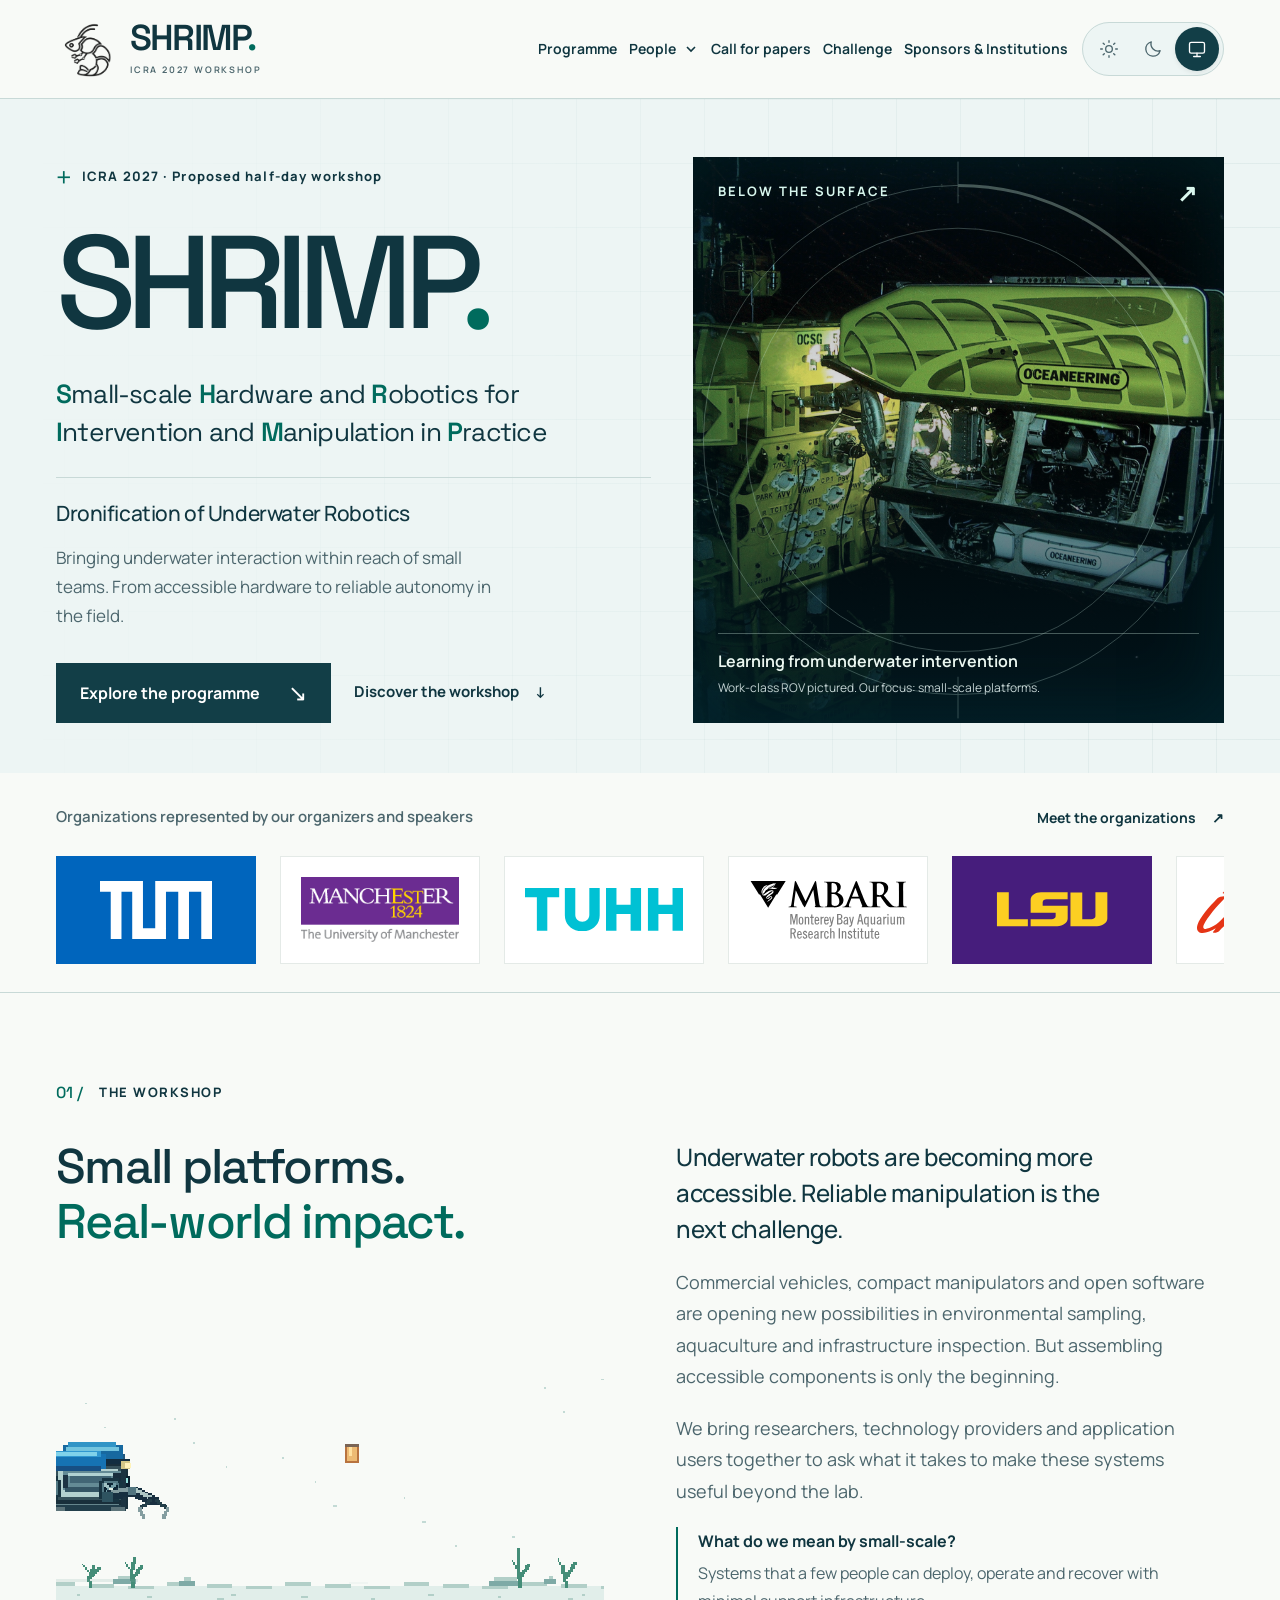
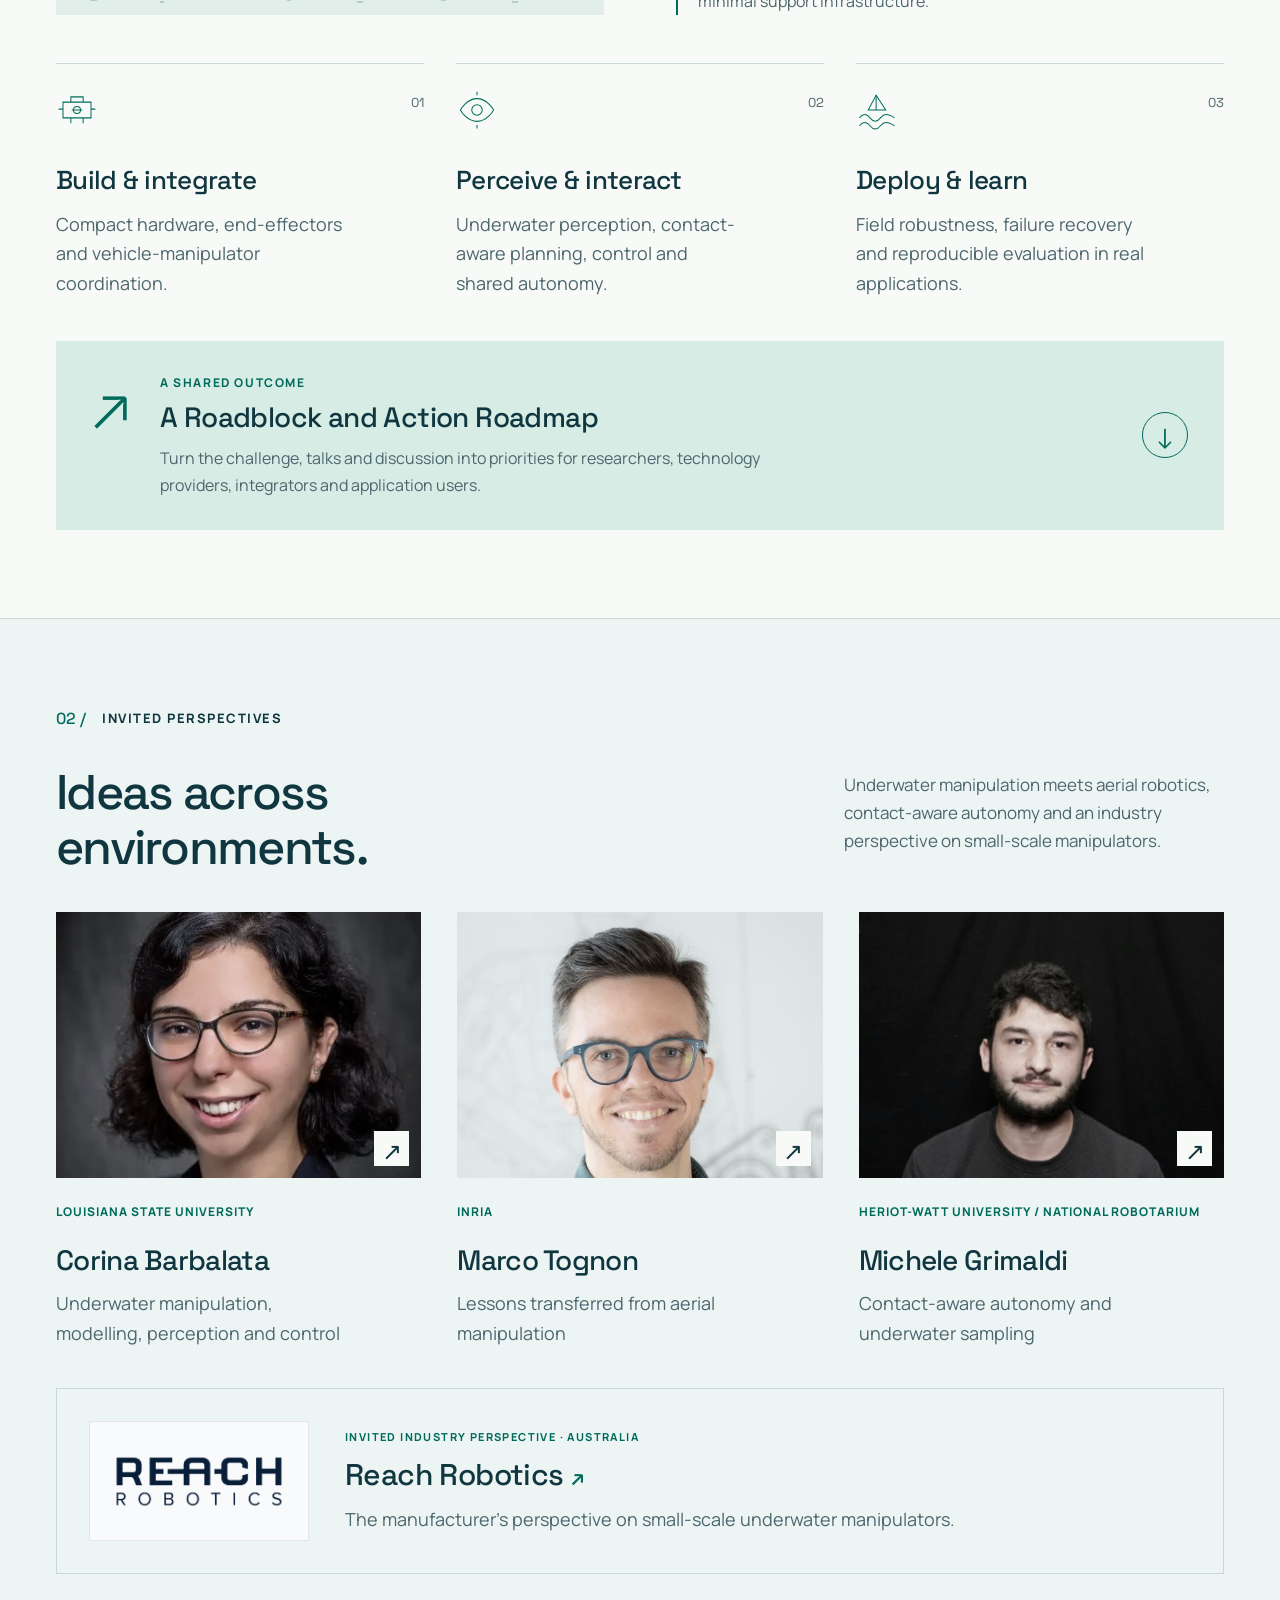
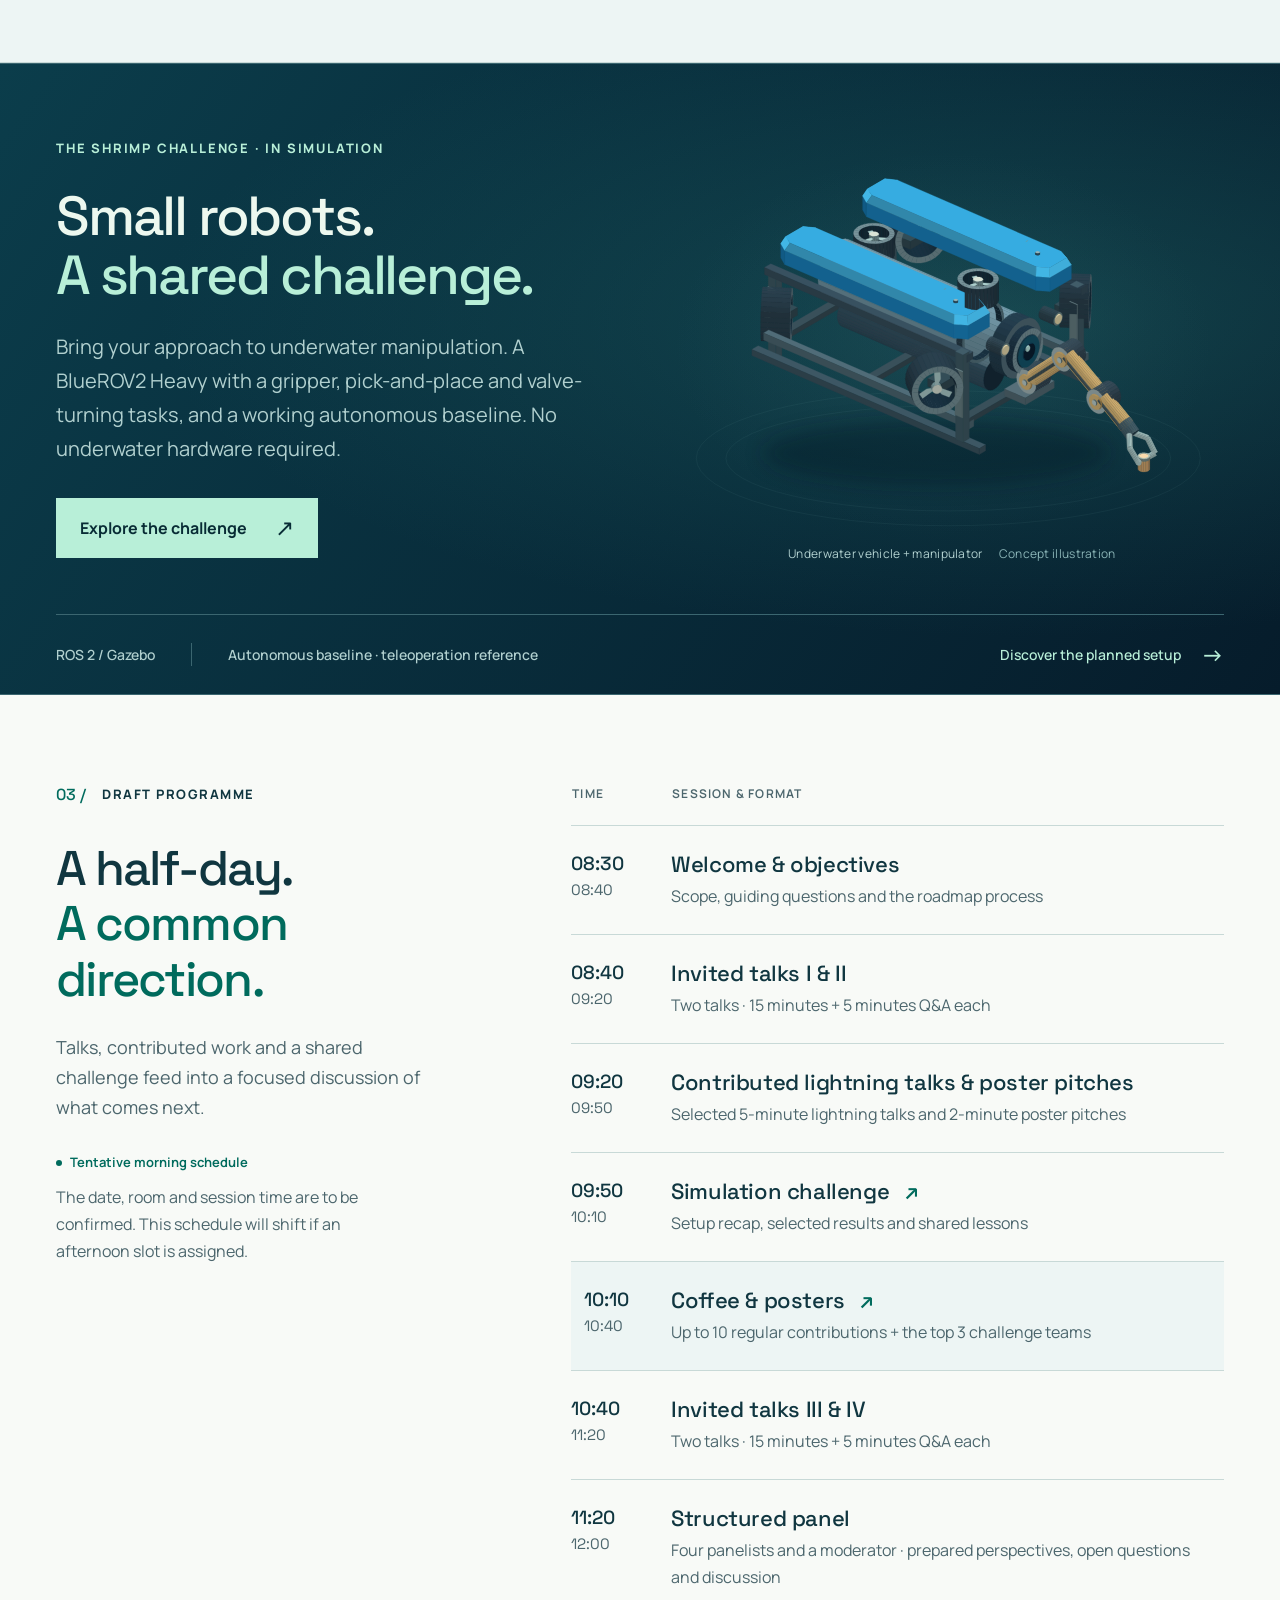
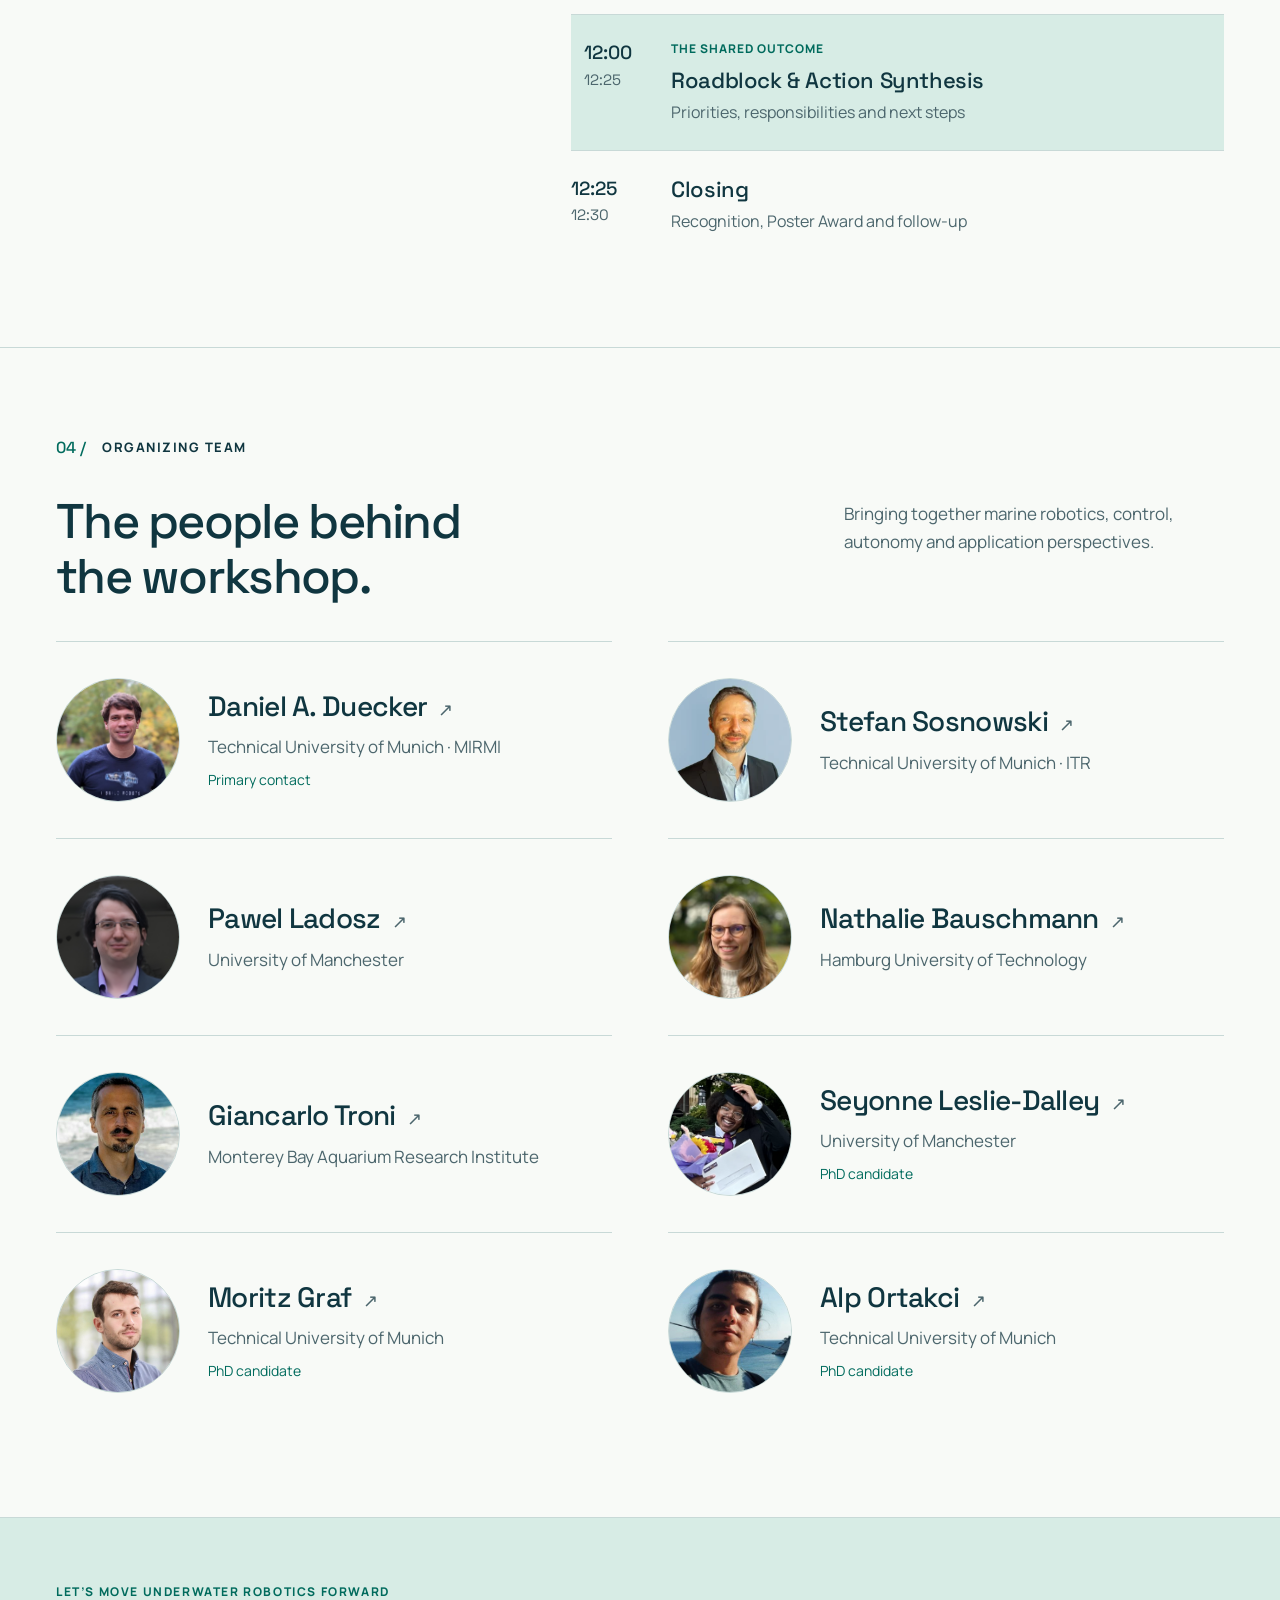
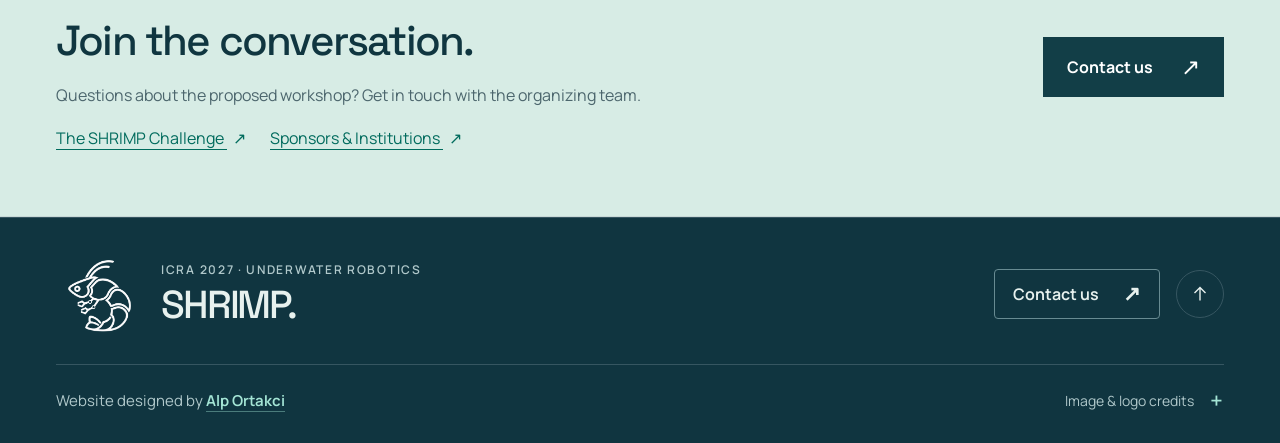
<file: index.html>
<!doctype html>
<html lang="en">
<head>
  <meta charset="utf-8">
  <meta name="viewport" content="width=device-width, initial-scale=1">
  <meta name="color-scheme" content="light dark">
  <meta name="theme-color" content="#edf5f4">
  <meta name="robots" content="noindex, nofollow">
  <meta name="description" content="SHRIMP: Small-scale Hardware and Robotics for Intervention and Manipulation in Practice. A proposed ICRA 2027 workshop. Explore the draft programme, invited speakers and organizing team.">
  <title>SHRIMP | ICRA 2027 Underwater Robotics Workshop</title>
  <link rel="canonical" href="https://shrimp-workshop.github.io/">
  <meta property="og:type" content="website">
  <meta property="og:site_name" content="SHRIMP | ICRA 2027">
  <meta property="og:title" content="SHRIMP | ICRA 2027">
  <meta property="og:description" content="SHRIMP: Small-scale Hardware and Robotics for Intervention and Manipulation in Practice. A proposed ICRA 2027 workshop. Explore the draft programme, invited speakers and organizing team.">
  <meta property="og:url" content="https://shrimp-workshop.github.io/">
  <meta property="og:image" content="https://shrimp-workshop.github.io/assets/images/shrimp-preview.png">
  <meta property="og:image:type" content="image/png">
  <meta property="og:image:width" content="1200">
  <meta property="og:image:height" content="630">
  <meta property="og:image:alt" content="SHRIMP robotic shrimp logo and workshop title on a dark ocean background. ICRA 2027 underwater robotics.">
  <meta name="twitter:card" content="summary_large_image">
  <meta name="twitter:title" content="SHRIMP | ICRA 2027">
  <meta name="twitter:description" content="SHRIMP: Small-scale Hardware and Robotics for Intervention and Manipulation in Practice. A proposed ICRA 2027 workshop. Explore the draft programme, invited speakers and organizing team.">
  <meta name="twitter:image" content="https://shrimp-workshop.github.io/assets/images/shrimp-preview.png">
  <meta name="twitter:image:alt" content="SHRIMP robotic shrimp logo and workshop title on a dark ocean background. ICRA 2027 underwater robotics.">
  <link rel="icon" href="assets/favicon.svg" type="image/svg+xml">
  <link rel="preload" href="assets/fonts/space-grotesk.ttf" as="font" type="font/ttf" crossorigin>
  <link rel="preload" href="assets/fonts/manrope.ttf" as="font" type="font/ttf" crossorigin>
  <script src="theme.js"></script>
  <link rel="stylesheet" href="styles.css">
  <script src="app.js" defer></script>
  <script src="rov-animation.js?v=3" defer></script>
  <script src="hero-shrimps.js?v=2" defer></script>
</head>
<body>
  <a class="skip-link" href="#main">Skip to content</a>
  <header class="site-header">
    <div class="container header-inner">
      <a class="brand" href="#overview" aria-label="SHRIMP workshop overview">
        <img class="brand-icon" src="assets/logos/shrimp.png" alt="" width="1254" height="1254" decoding="async">
        <span class="brand-wordmark">SHRIMP<span>.</span><small>ICRA 2027 WORKSHOP</small></span>
      </a>
      <nav class="main-nav" aria-label="Main navigation" id="main-nav">
        <a href="#programme">Programme</a>
        <details class="nav-people">
          <summary>People <svg viewBox="0 0 16 16" aria-hidden="true"><path d="m4 6 4 4 4-4"/></svg></summary>
          <div class="people-links"><a href="#speakers">Speakers</a><a href="#organizers">Organizers</a></div>
        </details>
        <a href="call-for-papers.html">Call for papers</a>
        <a href="challenge.html">Challenge</a>
        <a href="sponsors-institutions.html">Sponsors &amp; Institutions</a>
      </nav>
      <div class="header-controls">
        <fieldset class="theme-control">
          <legend class="sr-only">Color theme</legend>
          <label class="theme-option" title="Light theme"><input type="radio" name="theme" value="light"><svg viewBox="0 0 24 24" aria-hidden="true"><circle cx="12" cy="12" r="4"/><path d="M12 2v2m0 16v2M2 12h2m16 0h2M5 5l1.4 1.4m11.2 11.2L19 19M5 19l1.4-1.4M17.6 6.4 19 5"/></svg><span class="sr-only">Light theme</span></label>
          <label class="theme-option" title="Dark theme"><input type="radio" name="theme" value="dark"><svg viewBox="0 0 24 24" aria-hidden="true"><path d="M20.5 14.1A8.6 8.6 0 0 1 9.9 3.5 8.7 8.7 0 1 0 20.5 14.1Z"/></svg><span class="sr-only">Dark theme</span></label>
          <label class="theme-option" title="Use device setting"><input type="radio" name="theme" value="system" checked><svg viewBox="0 0 24 24" aria-hidden="true"><rect x="3" y="4" width="18" height="13" rx="2"/><path d="M8 21h8m-4-4v4"/></svg><span class="sr-only">Use device setting</span></label>
        </fieldset>
        <span class="sr-only" id="theme-status" role="status" aria-live="polite"></span>
        <button class="menu-toggle" type="button" aria-label="Toggle navigation" aria-expanded="false" aria-controls="main-nav"><span>Menu</span><svg viewBox="0 0 20 20" aria-hidden="true"><path d="M3 6h14M3 14h14"/></svg></button>
      </div>
    </div>
  </header>

  <main id="main">
    <section class="hero" id="top" aria-labelledby="hero-title">
      <div class="hero-waves" aria-hidden="true"></div>
      <canvas class="hero-shrimps" width="720" height="340" aria-hidden="true"></canvas>
      <div class="container hero-grid">
        <div class="hero-copy">
          <p class="eyebrow"><span class="small-cross" aria-hidden="true">+</span> ICRA 2027 · Proposed half-day workshop</p>
          <h1 id="hero-title" class="shrimp-title">SHRIMP<span class="title-period">.</span></h1>
          <p class="hero-expansion"><strong>S</strong>mall-scale <strong>H</strong>ardware and <strong>R</strong>obotics for <strong>I</strong>ntervention and <strong>M</strong>anipulation in <strong>P</strong>ractice</p>
          <p class="hero-subtitle">Dronification of Underwater Robotics</p>
          <p class="hero-intro">Bringing underwater interaction within reach of small teams. From accessible hardware to reliable autonomy in the field.</p>
          <div class="hero-actions"><a class="button button-primary" href="#programme">Explore the programme <span aria-hidden="true">↘</span></a><a class="text-link" href="#overview">Discover the workshop <span aria-hidden="true">↓</span></a></div>
        </div>
        <figure class="hero-visual">
          <img class="hero-image" src="assets/images/underwater-rov.jpg" width="2400" height="1800" alt="A work-class remotely operated vehicle using a manipulator on a subsea structure." fetchpriority="high">
          <div class="image-wash" aria-hidden="true"></div>
          <div class="visual-heading" aria-hidden="true"><span>BELOW THE SURFACE</span><span>↗</span></div>
          <svg class="sonar" viewBox="0 0 500 500" fill="none" aria-hidden="true"><circle cx="250" cy="250" r="214"/><circle cx="250" cy="250" r="178"/><path d="M250 16v35m0 398v35M16 250h35m398 0h35"/><path class="sonar-arc" d="M250 36a214 214 0 0 1 214 214"/></svg>
          <figcaption><span>Learning from underwater intervention</span><small>Work-class ROV pictured. Our focus: small-scale platforms.</small></figcaption>
        </figure>
      </div>
    </section>

    <section class="logo-strip" aria-label="Organizations represented by organizers and speakers">
      <div class="container">
        <div class="logo-strip-heading"><p>Organizations represented by our organizers and speakers</p><div class="logo-strip-actions"><a href="sponsors-institutions.html" class="text-link">Meet the organizations <span aria-hidden="true">↗</span></a></div></div>
        <div class="logo-viewport"><div class="logo-track"><ul class="logo-group">
          <li><span class="brand-logo brand-tum"><img src="assets/logos/tum.svg" alt="Technical University of Munich" width="184" height="80" decoding="async"></span></li>
          <li><span class="brand-logo brand-manchester"><img src="assets/logos/manchester.png" alt="University of Manchester" width="184" height="80" decoding="async"></span></li>
          <li><span class="brand-logo brand-tuhh"><img src="assets/logos/tuhh.svg" alt="Hamburg University of Technology" width="184" height="80" decoding="async"></span></li>
          <li><span class="brand-logo brand-mbari"><img src="assets/logos/mbari.svg" alt="Monterey Bay Aquarium Research Institute" width="184" height="80" decoding="async"></span></li>
          <li><span class="brand-logo brand-lsu"><img src="assets/logos/lsu.svg" alt="Louisiana State University" width="184" height="80" decoding="async"></span></li>
          <li><span class="brand-logo brand-inria"><img src="assets/logos/inria.svg" alt="Inria" width="184" height="80" decoding="async"></span></li>
          <li><span class="brand-logo brand-heriot-watt"><img src="assets/logos/heriot-watt.svg" alt="Heriot-Watt University" width="184" height="80" decoding="async"></span></li>
          <li><span class="brand-logo brand-robotarium"><img src="assets/logos/robotarium.png" alt="The National Robotarium" width="184" height="80" decoding="async"></span></li>
          <li><span class="brand-logo brand-reach"><img src="assets/logos/reach-robotics.png" alt="Reach Robotics" width="184" height="80" decoding="async"></span></li>
        </ul></div></div>
      </div>
    </section>

    <section class="section overview" id="overview" aria-labelledby="overview-title">
      <div class="container">
        <div class="section-kicker"><span class="section-number">01 /</span> THE WORKSHOP</div>
        <div class="overview-grid"><div class="overview-feature"><h2 id="overview-title">Small platforms.<br><span class="accent">Real-world impact.</span></h2><div class="rov-scene overview-rov" role="img" aria-label="A pixel BlueROV2 uses its manipulator to collect objects from the seabed, carries them away and returns for another pickup."><canvas width="320" height="160" aria-hidden="true"></canvas></div></div><div class="overview-copy"><p class="lead">Underwater robots are becoming more accessible. Reliable manipulation is the next challenge.</p><p>Commercial vehicles, compact manipulators and open software are opening new possibilities in environmental sampling, aquaculture and infrastructure inspection. But assembling accessible components is only the beginning.</p><p>We bring researchers, technology providers and application users together to ask what it takes to make these systems useful beyond the lab.</p><p class="definition"><strong>What do we mean by small-scale?</strong> Systems that a few people can deploy, operate and recover with minimal support infrastructure.</p></div></div>
        <div class="theme-grid">
          <article class="research-theme"><span class="theme-index">01</span><svg viewBox="0 0 48 48" aria-hidden="true"><path d="M8 33V15h32v18H8ZM17 15V9h14v6M17 33v6m14-6v6M8 23H3m37 0h5M18 24h12"/><circle cx="24" cy="24" r="4"/></svg><h3>Build &amp; integrate</h3><p>Compact hardware, end-effectors and vehicle-manipulator coordination.</p></article>
          <article class="research-theme"><span class="theme-index">02</span><svg viewBox="0 0 48 48" aria-hidden="true"><path d="M5 24s7-13 19-13 19 13 19 13-7 13-19 13S5 24 5 24Z"/><circle cx="24" cy="24" r="6"/><path d="M24 3v4m0 34v4"/></svg><h3>Perceive &amp; interact</h3><p>Underwater perception, contact-aware planning, control and shared autonomy.</p></article>
          <article class="research-theme"><span class="theme-index">03</span><svg viewBox="0 0 48 48" aria-hidden="true"><path d="M4 33c4-5 8-5 12 0s8 5 12 0 8-5 16 0M4 42c4-5 8-5 12 0s8 5 12 0 8-5 16 0M14 24l9-17 11 17H14Z"/><path d="M23 7v17"/></svg><h3>Deploy &amp; learn</h3><p>Field robustness, failure recovery and reproducible evaluation in real applications.</p></article>
        </div>
        <div class="outcome"><span class="outcome-symbol" aria-hidden="true">↗</span><div><p class="eyebrow">A SHARED OUTCOME</p><h3>A Roadblock and Action Roadmap</h3><p>Turn the challenge, talks and discussion into priorities for researchers, technology providers, integrators and application users.</p></div><a href="#programme" class="round-link" aria-label="See how the programme contributes to the roadmap">↓</a></div>
      </div>
    </section>

    <section class="section speakers" id="speakers" aria-labelledby="speakers-title">
      <div class="container">
        <div class="section-kicker"><span class="section-number">02 /</span> INVITED PERSPECTIVES</div>
        <div class="section-heading"><h2 id="speakers-title">Ideas across<br>environments.</h2><p>Underwater manipulation meets aerial robotics, contact-aware autonomy and an industry perspective on small-scale manipulators.</p></div>
        <div class="speaker-grid">
          <article class="speaker"><a class="speaker-portrait" href="https://www.lsu.edu/eng/mie/people/faculty/barbalata.php" aria-label="Corina Barbalata's faculty profile"><img src="assets/images/corina-barbalata.png" width="230" height="230" alt="Corina Barbalata" loading="lazy"><span class="portrait-link" aria-hidden="true">↗</span></a><p class="eyebrow">LOUISIANA STATE UNIVERSITY</p><h3><a href="https://www.lsu.edu/eng/mie/people/faculty/barbalata.php">Corina Barbalata</a></h3><p class="speaker-topic">Underwater manipulation, modelling, perception and control</p></article>
          <article class="speaker"><a class="speaker-portrait" href="https://marco-tognon-robotics.com/" aria-label="Marco Tognon's research profile"><img src="assets/images/marco-tognon.jpg" width="500" height="500" alt="Marco Tognon" loading="lazy"><span class="portrait-link" aria-hidden="true">↗</span></a><p class="eyebrow">INRIA</p><h3><a href="https://marco-tognon-robotics.com/">Marco Tognon</a></h3><p class="speaker-topic">Lessons transferred from aerial manipulation</p></article>
          <article class="speaker"><a class="speaker-portrait" href="https://ignaciocarlucho.github.io/People/" aria-label="Michele Grimaldi on his supervisor's research group page"><img src="assets/images/michele-grimaldi.png" alt="Michele Grimaldi" width="512" height="512" loading="lazy"><span class="portrait-link" aria-hidden="true">↗</span></a><p class="eyebrow">HERIOT-WATT UNIVERSITY / NATIONAL ROBOTARIUM</p><h3><a href="https://ignaciocarlucho.github.io/People/">Michele Grimaldi</a></h3><p class="speaker-topic">Contact-aware autonomy and underwater sampling</p></article>
        </div>
        <article class="industry-speaker">
          <a class="brand-logo brand-reach" href="https://reachrobotics.com/" aria-label="Reach Robotics website"><img src="assets/logos/reach-robotics.png" alt="Reach Robotics" width="3044" height="990" loading="lazy"></a>
          <div><p class="eyebrow">INVITED INDUSTRY PERSPECTIVE · AUSTRALIA</p><h3><a href="https://reachrobotics.com/">Reach Robotics <span aria-hidden="true">↗</span></a></h3><p>The manufacturer’s perspective on small-scale underwater manipulators.</p></div>
        </article>
      </div>
    </section>

    <section class="challenge-feature ocean-panel" id="challenge-feature" aria-labelledby="challenge-feature-title">
      <div class="container challenge-feature-grid">
        <div class="challenge-feature-copy">
          <p class="eyebrow">THE SHRIMP CHALLENGE · IN SIMULATION</p>
          <h2 id="challenge-feature-title">Small robots.<br><span>A shared challenge.</span></h2>
          <p>Bring your approach to underwater manipulation. A BlueROV2 Heavy with a gripper, pick-and-place and valve-turning tasks, and a working autonomous baseline. No underwater hardware required.</p>
          <a class="button challenge-button" href="challenge.html">Explore the challenge <span aria-hidden="true">↗</span></a>
        </div>
        <figure class="challenge-feature-visual">
          <img src="assets/images/challenge-uvms.svg?v=2" width="800" height="600" alt="Concept illustration of a compact blue underwater vehicle with buoyancy modules, a cylindrical pressure housing, ducted thrusters and a mounted manipulator." loading="lazy">
          <figcaption>Underwater vehicle + manipulator <span>Concept illustration</span></figcaption>
        </figure>
      </div>
      <div class="container challenge-feature-bottom"><span>ROS 2 / Gazebo</span><span>Autonomous baseline · teleoperation reference</span><a href="challenge.html#challenge-setup">Discover the planned setup <span aria-hidden="true">→</span></a></div>
    </section>

    <section class="section programme" id="programme" aria-labelledby="programme-title">
      <div class="container programme-grid">
        <div class="programme-intro"><div class="section-kicker"><span class="section-number">03 /</span> DRAFT PROGRAMME</div><h2 id="programme-title">A half-day.<br><span class="accent">A common direction.</span></h2><p>Talks, contributed work and a shared challenge feed into a focused discussion of what comes next.</p><div class="programme-status"><span class="status-dot" aria-hidden="true"></span> Tentative morning schedule</div><p class="small-note">The date, room and session time are to be confirmed. This schedule will shift if an afternoon slot is assigned.</p></div>
        <div class="schedule-wrap"><table class="schedule"><caption class="sr-only">Tentative workshop morning schedule, 08:30 to 12:30</caption><thead><tr><th scope="col">TIME</th><th scope="col">SESSION &amp; FORMAT</th></tr></thead><tbody>
          <tr><th scope="row"><time>08:30</time><span>08:40</span></th><td><h3>Welcome &amp; objectives</h3><p>Scope, guiding questions and the roadmap process</p></td></tr>
          <tr><th scope="row"><time>08:40</time><span>09:20</span></th><td><h3>Invited talks I &amp; II</h3><p>Two talks · 15 minutes + 5 minutes Q&amp;A each</p></td></tr>
          <tr><th scope="row"><time>09:20</time><span>09:50</span></th><td><h3>Contributed lightning talks &amp; poster pitches</h3><p>Selected 5-minute lightning talks and 2-minute poster pitches</p></td></tr>
          <tr><th scope="row"><time>09:50</time><span>10:10</span></th><td><h3><a href="challenge.html">Simulation challenge <span aria-hidden="true">↗</span></a></h3><p>Setup recap, selected results and shared lessons</p></td></tr>
          <tr class="schedule-break"><th scope="row"><time>10:10</time><span>10:40</span></th><td><h3>Coffee &amp; posters <span aria-hidden="true">↗</span></h3><p>Up to 10 regular contributions + the top 3 challenge teams</p></td></tr>
          <tr><th scope="row"><time>10:40</time><span>11:20</span></th><td><h3>Invited talks III &amp; IV</h3><p>Two talks · 15 minutes + 5 minutes Q&amp;A each</p></td></tr>
          <tr><th scope="row"><time>11:20</time><span>12:00</span></th><td><h3>Structured panel</h3><p>Four panelists and a moderator · prepared perspectives, open questions and discussion</p></td></tr>
          <tr class="schedule-highlight"><th scope="row"><time>12:00</time><span>12:25</span></th><td><span class="schedule-label">THE SHARED OUTCOME</span><h3>Roadblock &amp; Action Synthesis</h3><p>Priorities, responsibilities and next steps</p></td></tr>
          <tr><th scope="row"><time>12:25</time><span>12:30</span></th><td><h3>Closing</h3><p>Recognition, Poster Award and follow-up</p></td></tr>
        </tbody></table></div>
      </div>
    </section>

    <section class="section organizers" id="organizers" aria-labelledby="organizers-title">
      <div class="container"><div class="section-kicker"><span class="section-number">04 /</span> ORGANIZING TEAM</div><div class="section-heading"><h2 id="organizers-title">The people behind<br>the workshop.</h2><p>Bringing together marine robotics, control, autonomy and application perspectives.</p></div>
        <div class="organizer-grid">
          <article class="organizer"><img class="avatar" src="assets/images/daniel-duecker.jpg" alt="" width="320" height="320" loading="lazy"><div><h3><a href="https://hippocampusrobotics.github.io/people/">Daniel A. Duecker <span aria-hidden="true">↗</span></a></h3><p>Technical University of Munich · MIRMI</p><span class="organizer-role">Primary contact</span></div></article>
          <article class="organizer"><img class="avatar" src="assets/images/stefan-sosnowski.webp" alt="" width="200" height="191" loading="lazy"><div><h3><a href="https://www.ce.cit.tum.de/en/itr/sosnowski/">Stefan Sosnowski <span aria-hidden="true">↗</span></a></h3><p>Technical University of Munich · ITR</p></div></article>
          <article class="organizer"><img class="avatar" src="assets/images/pawel-ladosz.jpg" alt="" width="320" height="320" loading="lazy"><div><h3><a href="https://research.manchester.ac.uk/en/persons/pawel-ladosz/">Pawel Ladosz <span aria-hidden="true">↗</span></a></h3><p>University of Manchester</p></div></article>
          <article class="organizer"><img class="avatar" src="assets/images/nathalie-bauschmann.jpg" alt="" width="320" height="320" loading="lazy"><div><h3><a href="https://www.tuhh.de/mum/team/wimi/nathalie-bauschmann">Nathalie Bauschmann <span aria-hidden="true">↗</span></a></h3><p>Hamburg University of Technology</p></div></article>
          <article class="organizer"><img class="avatar" src="assets/images/giancarlo-troni.jpg" alt="" width="320" height="320" loading="lazy"><div><h3><a href="https://www.mbari.org/person/giancarlo-troni/">Giancarlo Troni <span aria-hidden="true">↗</span></a></h3><p>Monterey Bay Aquarium Research Institute</p></div></article>
          <article class="organizer"><img class="avatar" src="assets/images/seyonne-leslie-dalley.png" alt="" width="320" height="320" loading="lazy"><div><h3><a href="https://sladalley.github.io/">Seyonne Leslie-Dalley <span aria-hidden="true">↗</span></a></h3><p>University of Manchester</p><span class="organizer-role">PhD candidate</span></div></article>
          <article class="organizer"><img class="avatar" src="assets/images/moritz-graf.jpg" alt="" width="400" height="400" loading="lazy"><div><h3><a href="https://portal.fis.tum.de/en/persons/moritz-graf/">Moritz Graf <span aria-hidden="true">↗</span></a></h3><p>Technical University of Munich</p><span class="organizer-role">PhD candidate</span></div></article>
          <article class="organizer"><img class="avatar" src="assets/images/alp-ortakci.jpg" alt="" width="320" height="320" loading="lazy"><div><h3><a href="https://www.alportakci.com/">Alp Ortakci <span aria-hidden="true">↗</span></a></h3><p>Technical University of Munich</p><span class="organizer-role">PhD candidate</span></div></article>
        </div>
      </div>
    </section>

    <section class="contact-section" aria-labelledby="contact-title"><div class="container contact-inner"><div><p class="eyebrow">LET’S MOVE UNDERWATER ROBOTICS FORWARD</p><h2 id="contact-title">Join the conversation.</h2><p>Questions about the proposed workshop? Get in touch with the organizing team.</p><p class="related-pages"><a href="challenge.html">The SHRIMP Challenge <span aria-hidden="true">↗</span></a><a href="sponsors-institutions.html">Sponsors &amp; Institutions <span aria-hidden="true">↗</span></a></p></div><a class="button button-primary" href="mailto:daniel.duecker@tum.de">Contact us <span aria-hidden="true">↗</span></a></div></section>
  </main>

  <footer class="site-footer" id="site-footer">
    <div class="container footer-shell">
      <div class="footer-topline">
        <a class="footer-identity" href="#top" aria-label="SHRIMP, ICRA 2027 workshop home">
          <img class="footer-logo" src="assets/logos/shrimp.png" alt="" width="1254" height="1254" decoding="async">
          <span><span class="footer-eyebrow">ICRA 2027 · UNDERWATER ROBOTICS</span><strong>SHRIMP.</strong></span>
        </a>
        <div class="footer-actions">
          <a class="footer-contact" href="mailto:daniel.duecker@tum.de">Contact us <span aria-hidden="true">↗</span></a>
          <a class="footer-top" href="#top" aria-label="Back to top" title="Back to top"><svg viewBox="0 0 24 24" fill="none" aria-hidden="true"><path d="M12 19V5m-6 6 6-6 6 6"/></svg></a>
        </div>
      </div>
      <div class="footer-bottomline">
        <p class="design-credit">Website designed by <a href="https://www.alportakci.com/">Alp Ortakci</a></p>
        <details class="credits">
          <summary>Image &amp; logo credits <span class="footer-credits-symbol" aria-hidden="true">+</span></summary>
          <div class="credits-content"><p>SHRIMP stands for Small-scale Hardware and Robotics for Intervention and Manipulation in Practice. The pixel BlueROV2 scene is an original illustration inspired by <a href="https://bluerobotics.com/learn/newton-subsea-gripper-installation/">Blue Robotics’ vehicle and gripper reference</a>. It illustrates a pickup sequence rather than the full challenge task or final simulator.</p><p>Underwater photograph: Oceaneering, donated to the public domain by Duncan McLean and uploaded by Frank van Mierlo. <a href="https://commons.wikimedia.org/wiki/File:ROV_working_on_a_subsea_structure.jpg">Original photograph and source</a>. A work-class vehicle is shown as context for underwater intervention, not as the workshop’s small-scale platform.</p><p>Portraits from the public profiles of <a href="https://www.lsu.edu/eng/mie/people/faculty/barbalata.php">Corina Barbalata</a>, <a href="https://marco-tognon-robotics.com/">Marco Tognon</a> and <a href="https://www.ce.cit.tum.de/en/itr/sosnowski/">Stefan Sosnowski</a>. Additional portraits: <a href="https://www.alportakci.com/">Alp Ortakci</a>, <a href="https://sladalley.github.io/">Seyonne Leslie-Dalley</a>, <a href="https://www.tuhh.de/mum/team/wimi/nathalie-bauschmann">Nathalie Bauschmann</a>, <a href="https://cradlerobotics.co.uk/about/team/">Pawel Ladosz</a>, <a href="https://ignaciocarlucho.github.io/People/">Michele Grimaldi</a>, <a href="https://annualreport.mbari.org/2023/">Giancarlo Troni</a>, <a href="https://hippocampusrobotics.github.io/people/">Daniel A. Duecker</a>. Portrait rights remain with their respective owners.</p><p>Institutional logos from official sources: <a href="https://www.tum.de/en/">Technical University of Munich</a> · <a href="https://www.manchester.ac.uk/">University of Manchester</a> · <a href="https://www.tuhh.de/tuhh/en/startpage">Hamburg University of Technology</a> · <a href="https://annualreport.mbari.org/2023/">Monterey Bay Aquarium Research Institute</a> · <a href="https://www.lsu.edu/">Louisiana State University</a> · <a href="https://new.inria.cl/es/node/616">Inria</a> · <a href="https://www.hw.ac.uk/">Heriot-Watt University</a> · <a href="https://thenationalrobotarium.com/">The National Robotarium</a> · <a href="https://reachrobotics.com/support/brand-assets">Reach Robotics</a>. The marks identify affiliations and remain the property of their respective owners.</p></div>
        </details>
      </div>
    </div>
  </footer>
</body>
</html>
</file>
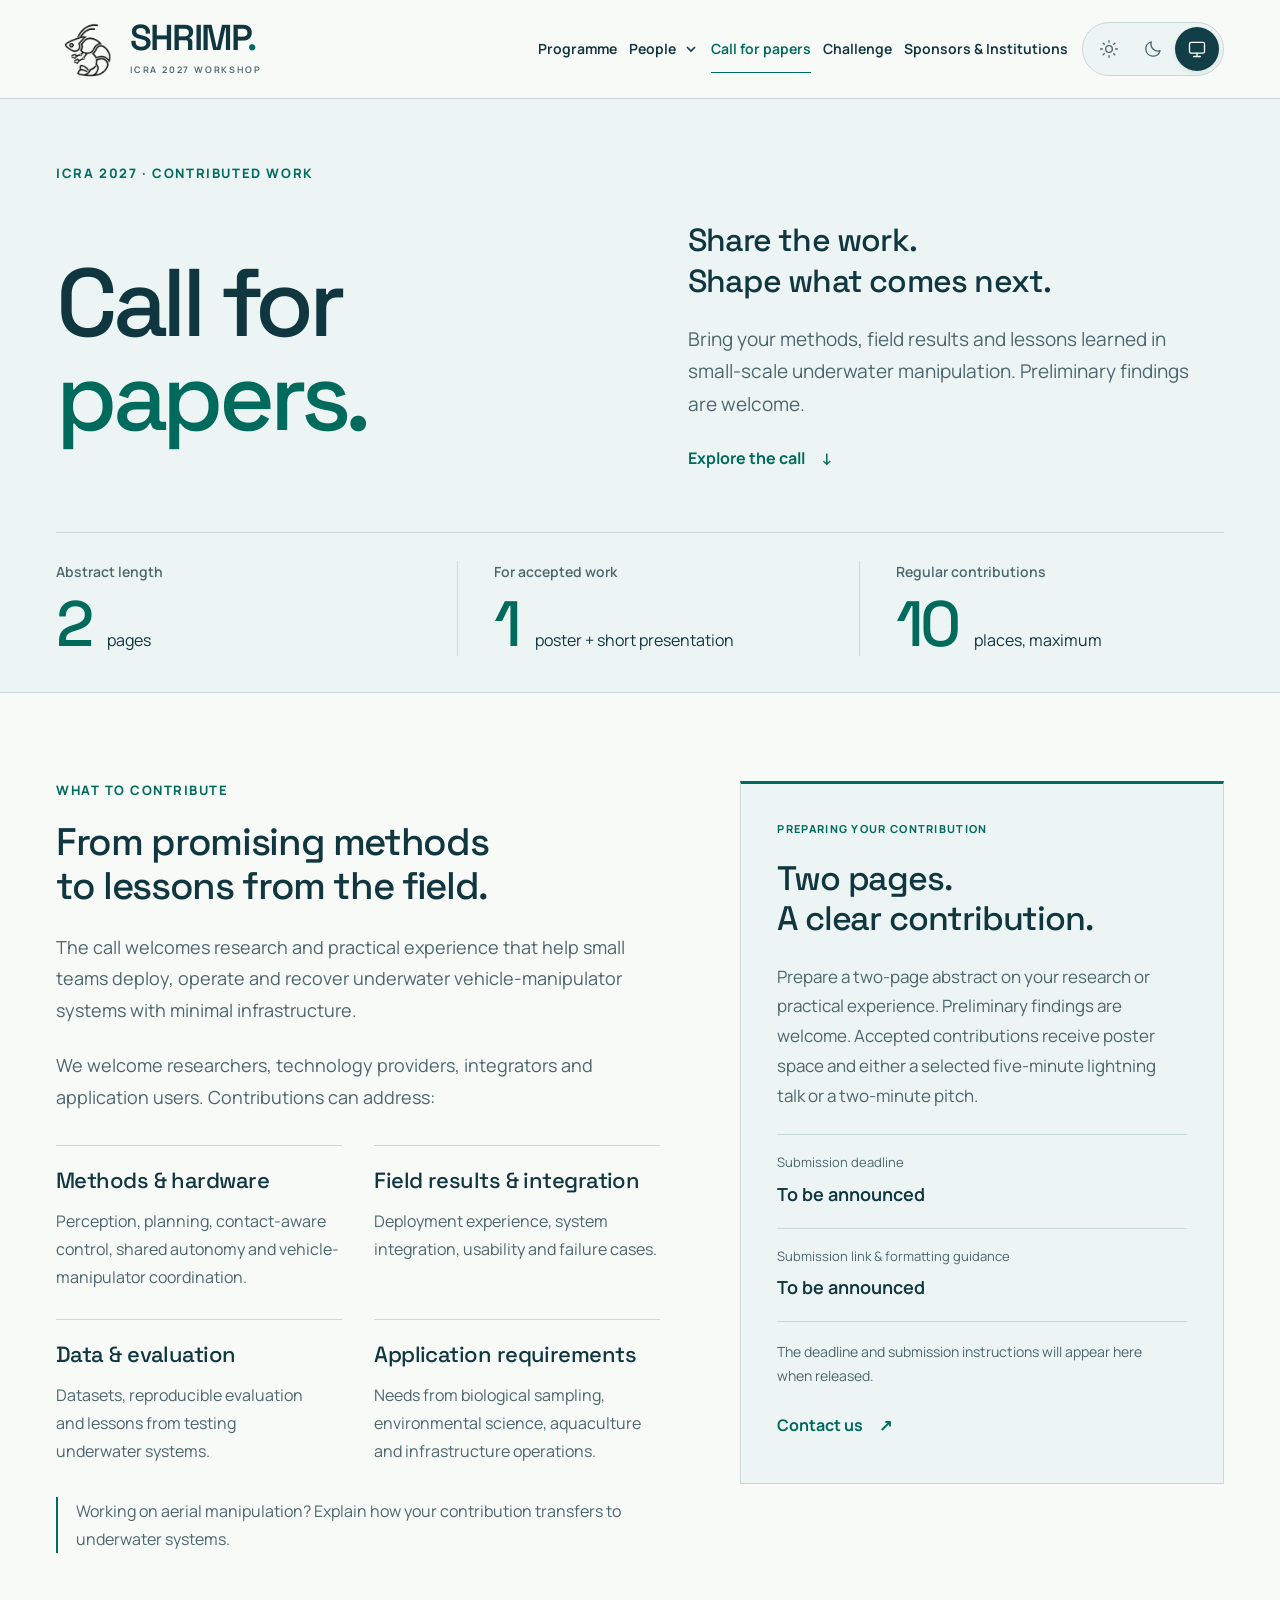
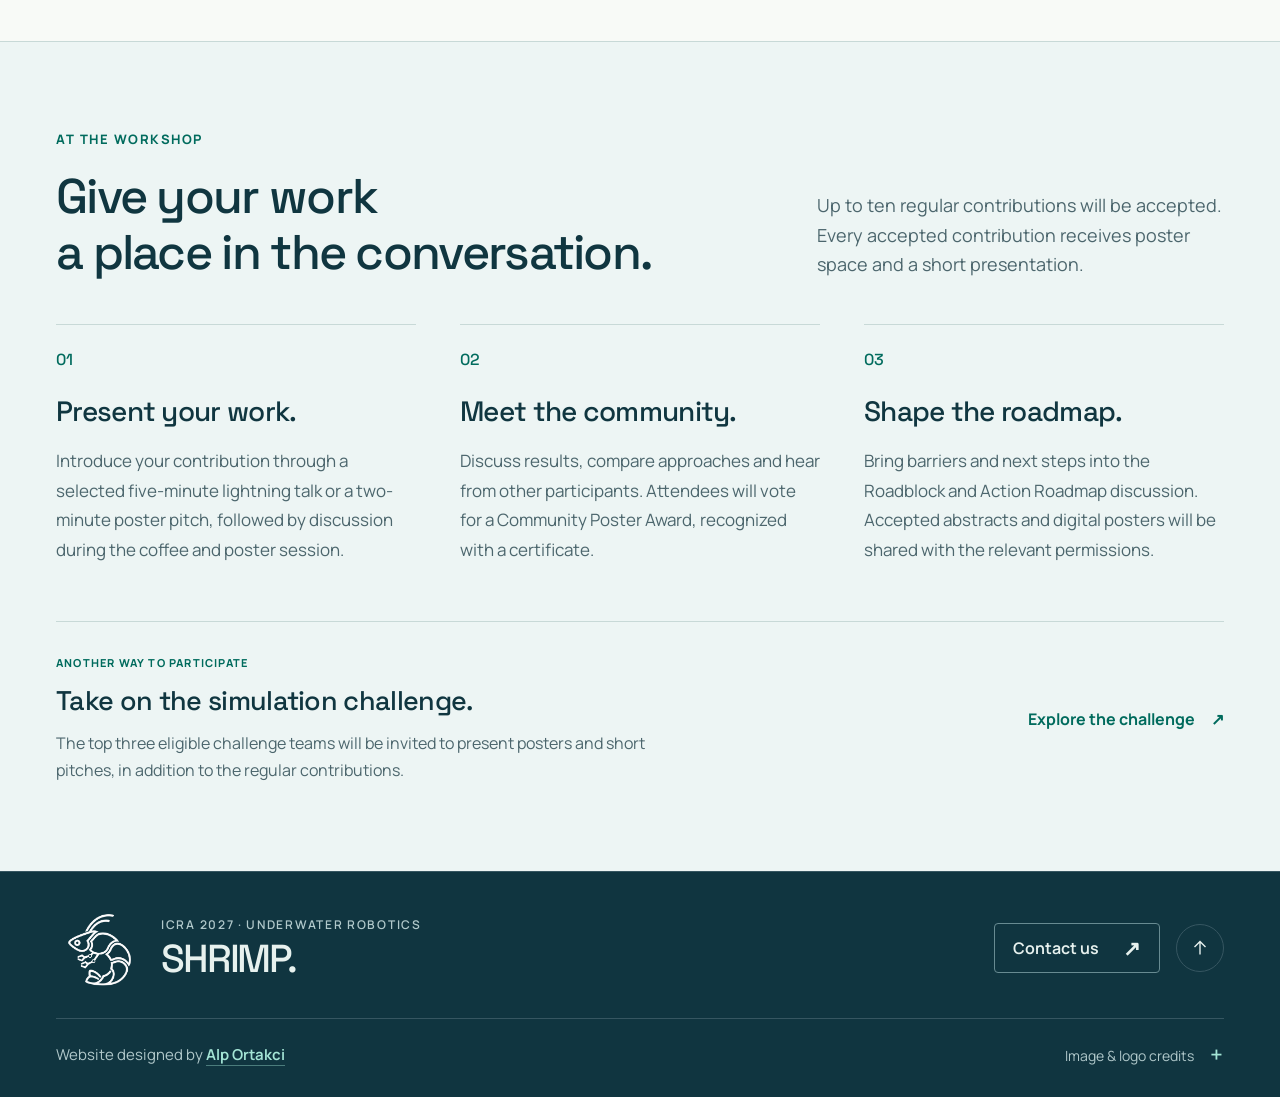
<file: call-for-papers.html>
<!doctype html>
<html lang="en">
<head>
  <meta charset="utf-8">
  <meta name="viewport" content="width=device-width, initial-scale=1">
  <meta name="color-scheme" content="light dark">
  <meta name="theme-color" content="#edf5f4">
  <meta name="robots" content="noindex, nofollow">
  <meta name="description" content="Contribute a two-page abstract to SHRIMP at ICRA 2027. Methods, field results, integration lessons and preliminary findings in small-scale underwater manipulation are welcome.">
  <title>Call for Papers | SHRIMP at ICRA 2027</title>
  <link rel="canonical" href="https://shrimp-workshop.github.io/call-for-papers.html">
  <meta property="og:type" content="website">
  <meta property="og:site_name" content="SHRIMP | ICRA 2027">
  <meta property="og:title" content="Call for Papers | SHRIMP at ICRA 2027">
  <meta property="og:description" content="Contribute a two-page abstract to SHRIMP at ICRA 2027. Methods, field results, integration lessons and preliminary findings in small-scale underwater manipulation are welcome.">
  <meta property="og:url" content="https://shrimp-workshop.github.io/call-for-papers.html">
  <meta property="og:image" content="https://shrimp-workshop.github.io/assets/images/shrimp-preview.png">
  <meta property="og:image:type" content="image/png">
  <meta property="og:image:width" content="1200">
  <meta property="og:image:height" content="630">
  <meta property="og:image:alt" content="SHRIMP robotic shrimp logo and workshop title on a dark ocean background. ICRA 2027 underwater robotics.">
  <meta name="twitter:card" content="summary_large_image">
  <meta name="twitter:title" content="Call for Papers | SHRIMP at ICRA 2027">
  <meta name="twitter:description" content="Contribute a two-page abstract to SHRIMP at ICRA 2027. Methods, field results, integration lessons and preliminary findings in small-scale underwater manipulation are welcome.">
  <meta name="twitter:image" content="https://shrimp-workshop.github.io/assets/images/shrimp-preview.png">
  <meta name="twitter:image:alt" content="SHRIMP robotic shrimp logo and workshop title on a dark ocean background. ICRA 2027 underwater robotics.">
  <link rel="icon" href="assets/favicon.svg" type="image/svg+xml">
  <link rel="preload" href="assets/fonts/space-grotesk.ttf" as="font" type="font/ttf" crossorigin>
  <link rel="preload" href="assets/fonts/manrope.ttf" as="font" type="font/ttf" crossorigin>
  <script src="theme.js"></script>
  <link rel="stylesheet" href="styles.css">
  <script src="app.js" defer></script>
</head>
<body class="secondary-page">
  <a class="skip-link" href="#main">Skip to content</a>
  <header class="site-header">
    <div class="container header-inner">
      <a class="brand" href="index.html#overview" aria-label="SHRIMP workshop overview">
        <img class="brand-icon" src="assets/logos/shrimp.png" alt="" width="1254" height="1254" decoding="async">
        <span class="brand-wordmark">SHRIMP<span>.</span><small>ICRA 2027 WORKSHOP</small></span>
      </a>
      <nav class="main-nav" aria-label="Main navigation" id="main-nav">
        <a href="index.html#programme">Programme</a>
        <details class="nav-people">
          <summary>People <svg viewBox="0 0 16 16" aria-hidden="true"><path d="m4 6 4 4 4-4"/></svg></summary>
          <div class="people-links"><a href="index.html#speakers">Speakers</a><a href="index.html#organizers">Organizers</a></div>
        </details>
        <a href="call-for-papers.html" aria-current="page">Call for papers</a>
        <a href="challenge.html">Challenge</a>
        <a href="sponsors-institutions.html">Sponsors &amp; Institutions</a>
      </nav>
      <div class="header-controls">
        <fieldset class="theme-control">
          <legend class="sr-only">Color theme</legend>
          <label class="theme-option" title="Light theme"><input type="radio" name="theme" value="light"><svg viewBox="0 0 24 24" aria-hidden="true"><circle cx="12" cy="12" r="4"/><path d="M12 2v2m0 16v2M2 12h2m16 0h2M5 5l1.4 1.4m11.2 11.2L19 19M5 19l1.4-1.4M17.6 6.4 19 5"/></svg><span class="sr-only">Light theme</span></label>
          <label class="theme-option" title="Dark theme"><input type="radio" name="theme" value="dark"><svg viewBox="0 0 24 24" aria-hidden="true"><path d="M20.5 14.1A8.6 8.6 0 0 1 9.9 3.5 8.7 8.7 0 1 0 20.5 14.1Z"/></svg><span class="sr-only">Dark theme</span></label>
          <label class="theme-option" title="Use device setting"><input type="radio" name="theme" value="system" checked><svg viewBox="0 0 24 24" aria-hidden="true"><rect x="3" y="4" width="18" height="13" rx="2"/><path d="M8 21h8m-4-4v4"/></svg><span class="sr-only">Use device setting</span></label>
        </fieldset>
        <span class="sr-only" id="theme-status" role="status" aria-live="polite"></span>
        <button class="menu-toggle" type="button" aria-label="Toggle navigation" aria-expanded="false" aria-controls="main-nav"><span>Menu</span><svg viewBox="0 0 20 20" aria-hidden="true"><path d="M3 6h14M3 14h14"/></svg></button>
      </div>
    </div>
  </header>

  <main id="main">
    <section class="cfp-hero" id="top" aria-labelledby="cfp-title">
      <div class="container">
        <p class="eyebrow">ICRA 2027 · CONTRIBUTED WORK</p>
        <div class="cfp-hero-grid">
          <h1 id="cfp-title">Call for<br><span>papers.</span></h1>
          <div class="cfp-deck"><p>Share the work.<br>Shape what comes next.</p><p>Bring your methods, field results and lessons learned in small-scale underwater manipulation. Preliminary findings are welcome.</p><a class="text-link" href="#contributions">Explore the call <span aria-hidden="true">↓</span></a></div>
        </div>
        <dl class="cfp-at-a-glance">
          <div><dt>Abstract length</dt><dd><strong>2</strong><span>pages</span></dd></div>
          <div><dt>For accepted work</dt><dd><strong>1</strong><span>poster + short presentation</span></dd></div>
          <div><dt>Regular contributions</dt><dd><strong>10</strong><span>places, maximum</span></dd></div>
        </dl>
      </div>
    </section>

    <section class="section cfp-contributions" id="contributions" aria-labelledby="contributions-title">
      <div class="container cfp-content-grid">
        <div class="cfp-copy">
          <p class="section-kicker">WHAT TO CONTRIBUTE</p>
          <h2 id="contributions-title">From promising methods<br>to lessons from the field.</h2>
          <p>The call welcomes research and practical experience that help small teams deploy, operate and recover underwater vehicle-manipulator systems with minimal infrastructure.</p>
          <p>We welcome researchers, technology providers, integrators and application users. Contributions can address:</p>
          <ul class="cfp-topics">
            <li><h3>Methods &amp; hardware</h3><p>Perception, planning, contact-aware control, shared autonomy and vehicle-manipulator coordination.</p></li>
            <li><h3>Field results &amp; integration</h3><p>Deployment experience, system integration, usability and failure cases.</p></li>
            <li><h3>Data &amp; evaluation</h3><p>Datasets, reproducible evaluation and lessons from testing underwater systems.</p></li>
            <li><h3>Application requirements</h3><p>Needs from biological sampling, environmental science, aquaculture and infrastructure operations.</p></li>
          </ul>
          <p class="cfp-cross-domain">Working on aerial manipulation? Explain how your contribution transfers to underwater systems.</p>
        </div>
        <aside class="cfp-submission" aria-labelledby="submission-title">
          <p class="eyebrow">PREPARING YOUR CONTRIBUTION</p>
          <h2 id="submission-title">Two pages.<br>A clear contribution.</h2>
          <p>Prepare a two-page abstract on your research or practical experience. Preliminary findings are welcome. Accepted contributions receive poster space and either a selected five-minute lightning talk or a two-minute pitch.</p>
          <dl class="cfp-submission-facts">
            <div><dt>Submission deadline</dt><dd>To be announced</dd></div>
            <div><dt>Submission link &amp; formatting guidance</dt><dd>To be announced</dd></div>
          </dl>
          <p class="cfp-submission-note">The deadline and submission instructions will appear here when released.</p>
          <a class="text-link" href="mailto:daniel.duecker@tum.de?subject=SHRIMP%20paper%20enquiry">Contact us <span aria-hidden="true">↗</span></a>
        </aside>
      </div>
    </section>

    <section class="section cfp-participation" aria-labelledby="participation-title">
      <div class="container">
        <div class="section-heading"><div><p class="section-kicker">AT THE WORKSHOP</p><h2 id="participation-title">Give your work<br>a place in the conversation.</h2></div><p>Up to ten regular contributions will be accepted. Every accepted contribution receives poster space and a short presentation.</p></div>
        <ol class="cfp-outcomes">
          <li><span class="cfp-step" aria-hidden="true">01</span><h3>Present your work.</h3><p>Introduce your contribution through a selected five-minute lightning talk or a two-minute poster pitch, followed by discussion during the coffee and poster session.</p></li>
          <li><span class="cfp-step" aria-hidden="true">02</span><h3>Meet the community.</h3><p>Discuss results, compare approaches and hear from other participants. Attendees will vote for a Community Poster Award, recognized with a certificate.</p></li>
          <li><span class="cfp-step" aria-hidden="true">03</span><h3>Shape the roadmap.</h3><p>Bring barriers and next steps into the Roadblock and Action Roadmap discussion. Accepted abstracts and digital posters will be shared with the relevant permissions.</p></li>
        </ol>
        <div class="cfp-challenge-link"><div><p class="eyebrow">ANOTHER WAY TO PARTICIPATE</p><h3>Take on the simulation challenge.</h3><p>The top three eligible challenge teams will be invited to present posters and short pitches, in addition to the regular contributions.</p></div><a class="text-link" href="challenge.html">Explore the challenge <span aria-hidden="true">↗</span></a></div>
      </div>
    </section>
  </main>

  <footer class="site-footer" id="site-footer">
    <div class="container footer-shell">
      <div class="footer-topline">
        <a class="footer-identity" href="index.html" aria-label="SHRIMP, ICRA 2027 workshop home">
          <img class="footer-logo" src="assets/logos/shrimp.png" alt="" width="1254" height="1254" decoding="async">
          <span><span class="footer-eyebrow">ICRA 2027 · UNDERWATER ROBOTICS</span><strong>SHRIMP.</strong></span>
        </a>
        <div class="footer-actions">
          <a class="footer-contact" href="mailto:daniel.duecker@tum.de">Contact us <span aria-hidden="true">↗</span></a>
          <a class="footer-top" href="#top" aria-label="Back to top" title="Back to top"><svg viewBox="0 0 24 24" fill="none" aria-hidden="true"><path d="M12 19V5m-6 6 6-6 6 6"/></svg></a>
        </div>
      </div>
      <div class="footer-bottomline">
        <p class="design-credit">Website designed by <a href="https://www.alportakci.com/">Alp Ortakci</a></p>
        <details class="credits">
          <summary>Image &amp; logo credits <span class="footer-credits-symbol" aria-hidden="true">+</span></summary>
          <div class="credits-content"><p>SHRIMP stands for Small-scale Hardware and Robotics for Intervention and Manipulation in Practice. The pixel BlueROV2 scene is an original illustration inspired by <a href="https://bluerobotics.com/learn/newton-subsea-gripper-installation/">Blue Robotics’ vehicle and gripper reference</a>. It illustrates a pickup sequence rather than the full challenge task or final simulator.</p><p>Underwater photograph: Oceaneering, donated to the public domain by Duncan McLean and uploaded by Frank van Mierlo. <a href="https://commons.wikimedia.org/wiki/File:ROV_working_on_a_subsea_structure.jpg">Original photograph and source</a>. A work-class vehicle is shown as context for underwater intervention, not as the workshop’s small-scale platform.</p><p>Portraits from the public profiles of <a href="https://www.lsu.edu/eng/mie/people/faculty/barbalata.php">Corina Barbalata</a>, <a href="https://marco-tognon-robotics.com/">Marco Tognon</a> and <a href="https://www.ce.cit.tum.de/en/itr/sosnowski/">Stefan Sosnowski</a>. Additional portraits: <a href="https://www.alportakci.com/">Alp Ortakci</a>, <a href="https://sladalley.github.io/">Seyonne Leslie-Dalley</a>, <a href="https://www.tuhh.de/mum/team/wimi/nathalie-bauschmann">Nathalie Bauschmann</a>, <a href="https://cradlerobotics.co.uk/about/team/">Pawel Ladosz</a>, <a href="https://ignaciocarlucho.github.io/People/">Michele Grimaldi</a>, <a href="https://annualreport.mbari.org/2023/">Giancarlo Troni</a>, <a href="https://hippocampusrobotics.github.io/people/">Daniel A. Duecker</a>. Portrait rights remain with their respective owners.</p><p>Institutional logos from official sources: <a href="https://www.tum.de/en/">Technical University of Munich</a> · <a href="https://www.manchester.ac.uk/">University of Manchester</a> · <a href="https://www.tuhh.de/tuhh/en/startpage">Hamburg University of Technology</a> · <a href="https://annualreport.mbari.org/2023/">Monterey Bay Aquarium Research Institute</a> · <a href="https://www.lsu.edu/">Louisiana State University</a> · <a href="https://new.inria.cl/es/node/616">Inria</a> · <a href="https://www.hw.ac.uk/">Heriot-Watt University</a> · <a href="https://thenationalrobotarium.com/">The National Robotarium</a> · <a href="https://reachrobotics.com/support/brand-assets">Reach Robotics</a>. The marks identify affiliations and remain the property of their respective owners.</p></div>
        </details>
      </div>
    </div>
  </footer>
</body>
</html>
</file>
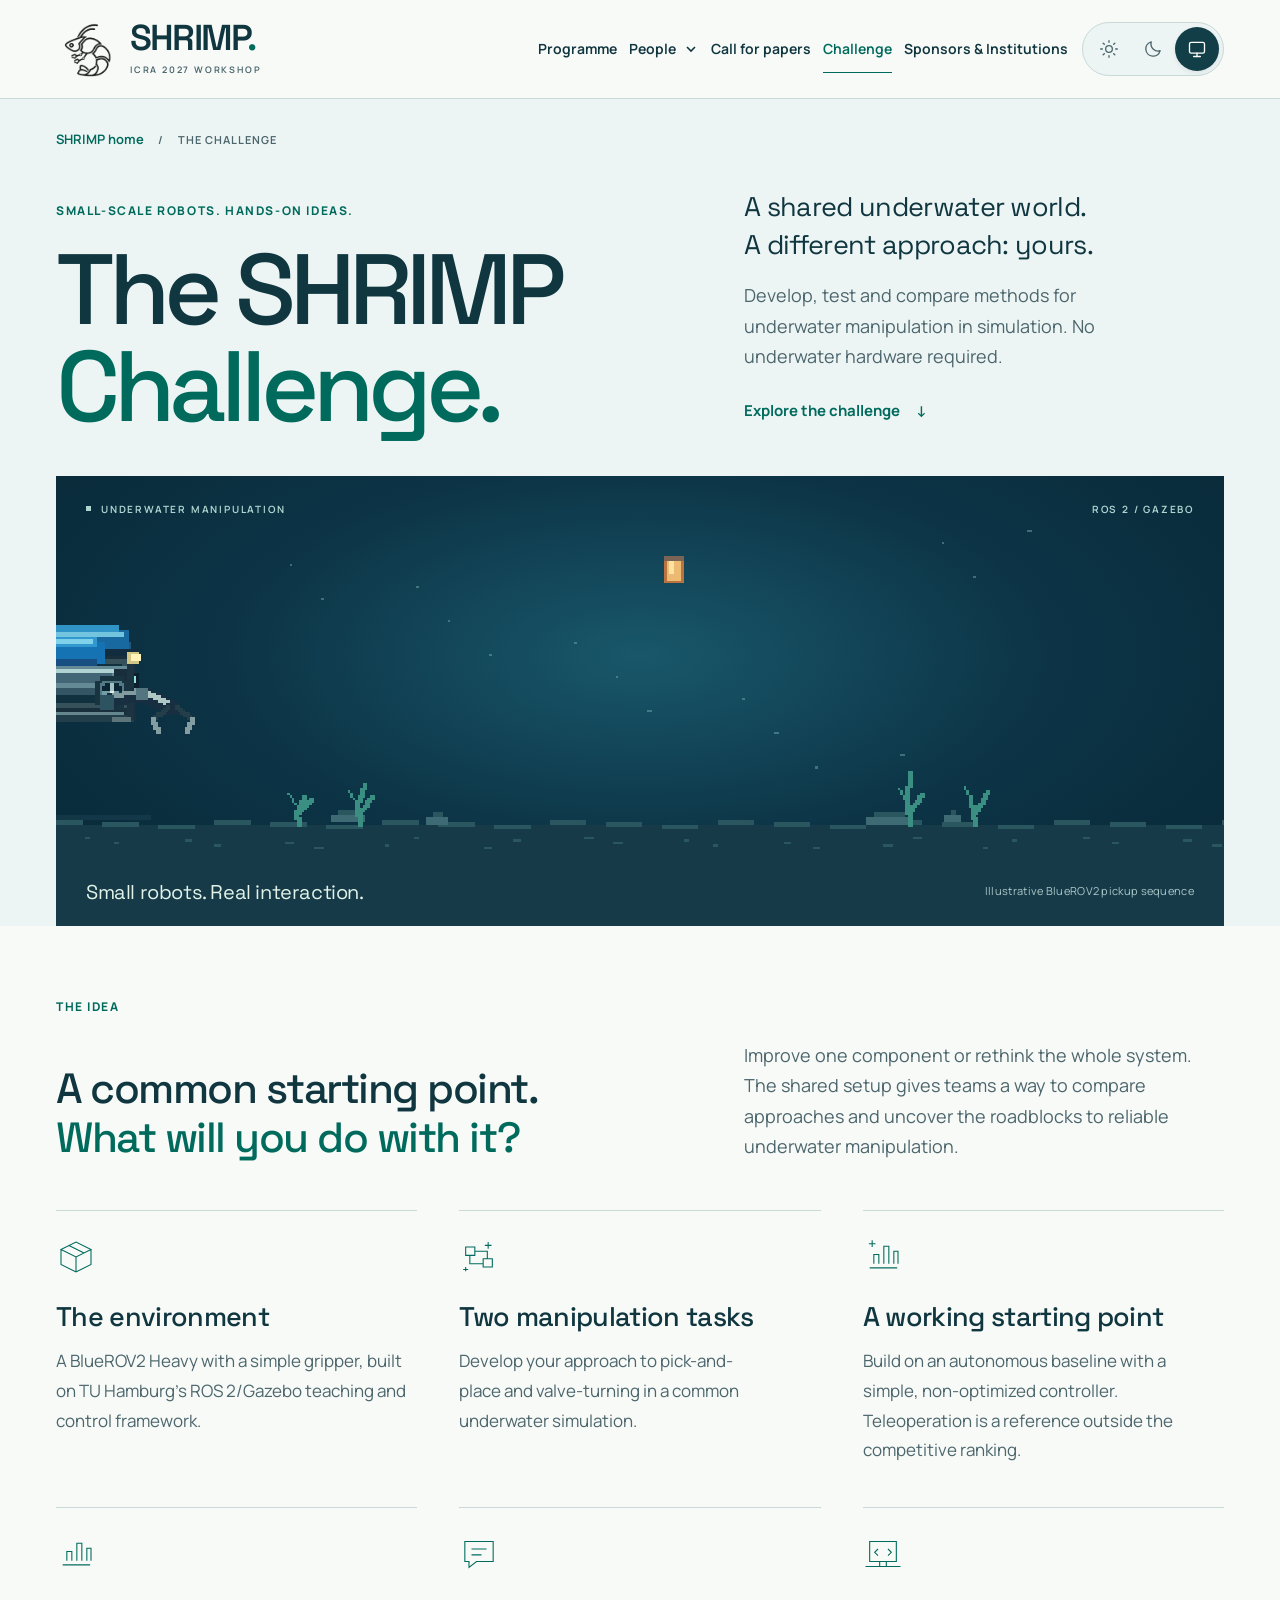
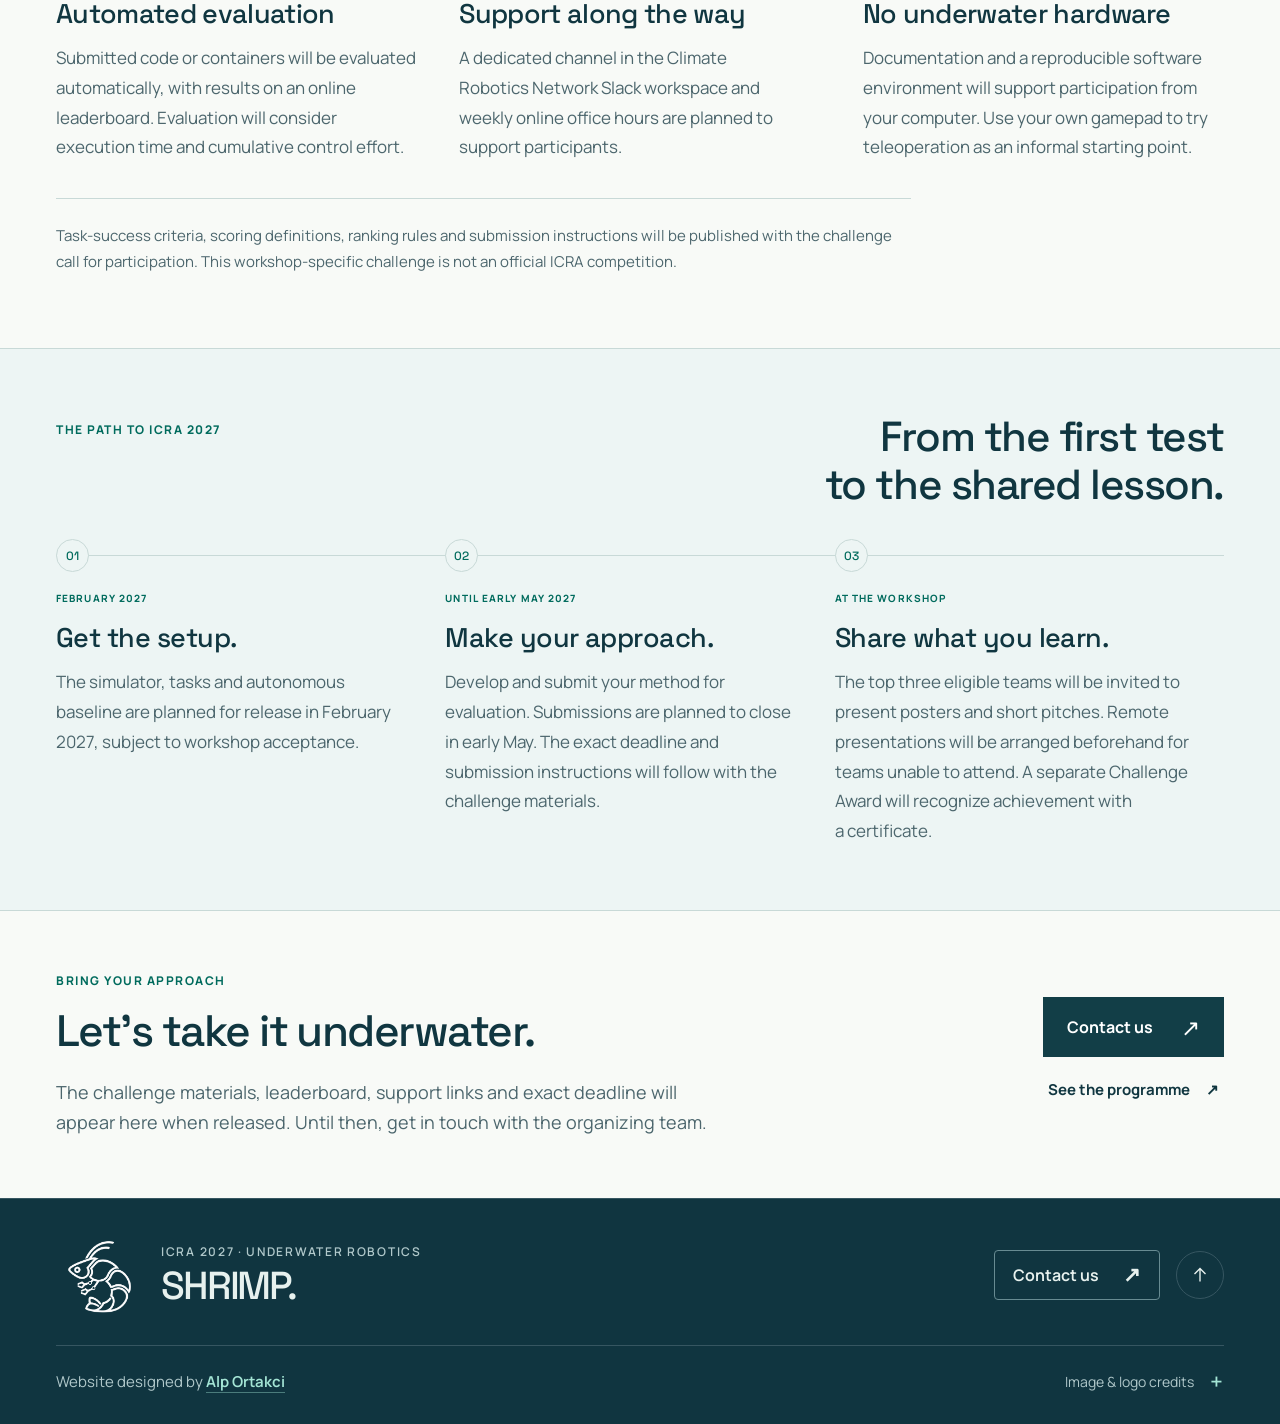
<file: challenge.html>
<!doctype html>
<html lang="en">
<head>
  <meta charset="utf-8">
  <meta name="viewport" content="width=device-width, initial-scale=1">
  <meta name="color-scheme" content="light dark">
  <meta name="theme-color" content="#edf5f4">
  <meta name="robots" content="noindex, nofollow">
  <meta name="description" content="The SHRIMP Challenge at ICRA 2027: BlueROV2 Heavy pick-and-place and valve-turning tasks in ROS 2/Gazebo, with an autonomous baseline and no underwater hardware required.">
  <title>The SHRIMP Challenge | ICRA 2027</title>
  <link rel="canonical" href="https://shrimp-workshop.github.io/challenge.html">
  <meta property="og:type" content="website">
  <meta property="og:site_name" content="SHRIMP | ICRA 2027">
  <meta property="og:title" content="The SHRIMP Challenge | ICRA 2027">
  <meta property="og:description" content="The SHRIMP Challenge at ICRA 2027: BlueROV2 Heavy pick-and-place and valve-turning tasks in ROS 2/Gazebo, with an autonomous baseline and no underwater hardware required.">
  <meta property="og:url" content="https://shrimp-workshop.github.io/challenge.html">
  <meta property="og:image" content="https://shrimp-workshop.github.io/assets/images/shrimp-preview.png">
  <meta property="og:image:type" content="image/png">
  <meta property="og:image:width" content="1200">
  <meta property="og:image:height" content="630">
  <meta property="og:image:alt" content="SHRIMP robotic shrimp logo and workshop title on a dark ocean background. ICRA 2027 underwater robotics.">
  <meta name="twitter:card" content="summary_large_image">
  <meta name="twitter:title" content="The SHRIMP Challenge | ICRA 2027">
  <meta name="twitter:description" content="The SHRIMP Challenge at ICRA 2027: BlueROV2 Heavy pick-and-place and valve-turning tasks in ROS 2/Gazebo, with an autonomous baseline and no underwater hardware required.">
  <meta name="twitter:image" content="https://shrimp-workshop.github.io/assets/images/shrimp-preview.png">
  <meta name="twitter:image:alt" content="SHRIMP robotic shrimp logo and workshop title on a dark ocean background. ICRA 2027 underwater robotics.">
  <link rel="icon" href="assets/favicon.svg" type="image/svg+xml">
  <link rel="preload" href="assets/fonts/space-grotesk.ttf" as="font" type="font/ttf" crossorigin>
  <link rel="preload" href="assets/fonts/manrope.ttf" as="font" type="font/ttf" crossorigin>
  <script src="theme.js"></script>
  <link rel="stylesheet" href="styles.css">
  <script src="app.js" defer></script>
  <script src="rov-animation.js?v=3" defer></script>
</head>
<body class="secondary-page">
  <a class="skip-link" href="#main">Skip to content</a>
  <header class="site-header">
    <div class="container header-inner">
      <a class="brand" href="index.html#overview" aria-label="SHRIMP workshop overview">
        <img class="brand-icon" src="assets/logos/shrimp.png" alt="" width="1254" height="1254" decoding="async">
        <span class="brand-wordmark">SHRIMP<span>.</span><small>ICRA 2027 WORKSHOP</small></span>
      </a>
      <nav class="main-nav" aria-label="Main navigation" id="main-nav">
        <a href="index.html#programme">Programme</a>
        <details class="nav-people">
          <summary>People <svg viewBox="0 0 16 16" aria-hidden="true"><path d="m4 6 4 4 4-4"/></svg></summary>
          <div class="people-links"><a href="index.html#speakers">Speakers</a><a href="index.html#organizers">Organizers</a></div>
        </details>
        <a href="call-for-papers.html">Call for papers</a>
        <a href="challenge.html" aria-current="page">Challenge</a>
        <a href="sponsors-institutions.html">Sponsors &amp; Institutions</a>
      </nav>
      <div class="header-controls">
        <fieldset class="theme-control">
          <legend class="sr-only">Color theme</legend>
          <label class="theme-option" title="Light theme"><input type="radio" name="theme" value="light"><svg viewBox="0 0 24 24" aria-hidden="true"><circle cx="12" cy="12" r="4"/><path d="M12 2v2m0 16v2M2 12h2m16 0h2M5 5l1.4 1.4m11.2 11.2L19 19M5 19l1.4-1.4M17.6 6.4 19 5"/></svg><span class="sr-only">Light theme</span></label>
          <label class="theme-option" title="Dark theme"><input type="radio" name="theme" value="dark"><svg viewBox="0 0 24 24" aria-hidden="true"><path d="M20.5 14.1A8.6 8.6 0 0 1 9.9 3.5 8.7 8.7 0 1 0 20.5 14.1Z"/></svg><span class="sr-only">Dark theme</span></label>
          <label class="theme-option" title="Use device setting"><input type="radio" name="theme" value="system" checked><svg viewBox="0 0 24 24" aria-hidden="true"><rect x="3" y="4" width="18" height="13" rx="2"/><path d="M8 21h8m-4-4v4"/></svg><span class="sr-only">Use device setting</span></label>
        </fieldset>
        <span class="sr-only" id="theme-status" role="status" aria-live="polite"></span>
        <button class="menu-toggle" type="button" aria-label="Toggle navigation" aria-expanded="false" aria-controls="main-nav"><span>Menu</span><svg viewBox="0 0 20 20" aria-hidden="true"><path d="M3 6h14M3 14h14"/></svg></button>
      </div>
    </div>
  </header>

  <main id="main">
    <section class="challenge-masthead" id="top" aria-labelledby="challenge-title">
      <div class="container">
        <div class="challenge-breadcrumb"><a href="index.html">SHRIMP home</a><span aria-hidden="true">/</span><span>THE CHALLENGE</span></div>
        <div class="challenge-title-row">
          <div><p class="eyebrow">SMALL-SCALE ROBOTS. HANDS-ON IDEAS.</p><h1 id="challenge-title">The SHRIMP<br><span>Challenge.</span></h1></div>
          <div class="challenge-deck"><p>A shared underwater world.<br>A different approach: yours.</p><p>Develop, test and compare methods for underwater manipulation in simulation. No underwater hardware required.</p><a class="text-link" href="#challenge-setup">Explore the challenge <span aria-hidden="true">↓</span></a></div>
        </div>
        <figure class="challenge-playground">
          <div class="playground-labels"><span>UNDERWATER MANIPULATION</span><span>ROS 2 / GAZEBO</span></div>
          <div class="rov-scene challenge-rov" role="img" aria-label="A looping pixel BlueROV2 descends, grasps a small object, carries it out of view and returns to collect another."><canvas width="480" height="160" aria-hidden="true"></canvas></div>
          <figcaption><span>Small robots. Real interaction.</span><small>Illustrative BlueROV2 pickup sequence</small></figcaption>
        </figure>
      </div>
    </section>

    <section class="section challenge-brief" id="challenge-setup" aria-labelledby="brief-title">
      <div class="container">
        <div class="challenge-brief-heading"><p class="section-kicker">THE IDEA</p><h2 id="brief-title">A common starting point.<br><span class="accent">What will you do with it?</span></h2><p>Improve one component or rethink the whole system. The shared setup gives teams a way to compare approaches and uncover the roadblocks to reliable underwater manipulation.</p></div>
        <div class="challenge-specs">
          <article><svg viewBox="0 0 48 48" aria-hidden="true"><path d="m6 15 18-9 18 9-18 9-18-9Zm0 0v18l18 9 18-9V15M24 24v18M15 10l18 9"/></svg><h3>The environment</h3><p>A BlueROV2 Heavy with a simple gripper, built on TU Hamburg’s ROS 2/Gazebo teaching and control framework.</p></article>
          <article><svg viewBox="0 0 48 48" aria-hidden="true"><path d="M8 12h11v10H8zM29 26h11v10H29zM19 17h15v9M13 22v10h16M8 36v5m-3-2h6M35 6v8m-4-4h8"/></svg><h3>Two manipulation tasks</h3><p>Develop your approach to pick-and-place and valve-turning in a common underwater simulation.</p></article>
          <article><svg viewBox="0 0 48 48" aria-hidden="true"><path d="M8 37h33M13 32V21h6v11M25 32V11h6v21M37 32V17h5v15M7 8h8m-4-4v8"/></svg><h3>A working starting point</h3><p>Build on an autonomous baseline with a simple, non-optimized controller. Teleoperation is a reference outside the competitive ranking.</p></article>
          <article><svg viewBox="0 0 48 48" aria-hidden="true"><path d="M8 37h33M13 32V21h6v11M25 32V11h6v21M37 32V17h5v15"/></svg><h3>Automated evaluation</h3><p>Submitted code or containers will be evaluated automatically, with results on an online leaderboard. Evaluation will consider execution time and cumulative control effort.</p></article>
          <article><svg viewBox="0 0 48 48" aria-hidden="true"><path d="M7 9h34v24H21l-9 7v-7H7V9ZM15 18h18M15 25h12"/></svg><h3>Support along the way</h3><p>A dedicated channel in the Climate Robotics Network Slack workspace and weekly online office hours are planned to support participants.</p></article>
          <article><svg viewBox="0 0 48 48" aria-hidden="true"><path d="M8 9h32v24H8V9ZM3 39h42M20 33v6m8-6v6M18 18l-4 4 4 4m12-8 4 4-4 4"/></svg><h3>No underwater hardware</h3><p>Documentation and a reproducible software environment will support participation from your computer. Use your own gamepad to try teleoperation as an informal starting point.</p></article>
        </div>
        <p class="challenge-rules-note">Task-success criteria, scoring definitions, ranking rules and submission instructions will be published with the challenge call for participation. This workshop-specific challenge is not an official ICRA competition.</p>
      </div>
    </section>

    <section class="challenge-route" aria-labelledby="route-title">
      <div class="container">
        <div class="challenge-route-heading"><p class="section-kicker">THE PATH TO ICRA 2027</p><h2 id="route-title">From the first test<br>to the shared lesson.</h2></div>
        <ol class="challenge-route-steps">
          <li><span class="route-dot" aria-hidden="true">01</span><p class="eyebrow">FEBRUARY 2027</p><h3>Get the setup.</h3><p>The simulator, tasks and autonomous baseline are planned for release in February 2027, subject to workshop acceptance.</p></li>
          <li><span class="route-dot" aria-hidden="true">02</span><p class="eyebrow">UNTIL EARLY MAY 2027</p><h3>Make your approach.</h3><p>Develop and submit your method for evaluation. Submissions are planned to close in early May. The exact deadline and submission instructions will follow with the challenge materials.</p></li>
          <li><span class="route-dot" aria-hidden="true">03</span><p class="eyebrow">AT THE WORKSHOP</p><h3>Share what you learn.</h3><p>The top three eligible teams will be invited to present posters and short pitches. Remote presentations will be arranged beforehand for teams unable to attend. A separate Challenge Award will recognize achievement with a certificate.</p></li>
        </ol>
      </div>
    </section>

    <section class="challenge-invite" id="challenge-resources" aria-labelledby="invite-title">
      <div class="container challenge-invite-inner"><div><p class="eyebrow">BRING YOUR APPROACH</p><h2 id="invite-title">Let’s take it underwater.</h2><p>The challenge materials, leaderboard, support links and exact deadline will appear here when released. Until then, get in touch with the organizing team.</p></div><div class="challenge-invite-actions"><a class="button button-primary" href="mailto:daniel.duecker@tum.de?subject=SHRIMP%20challenge%20enquiry">Contact us <span aria-hidden="true">↗</span></a><a class="text-link" href="index.html#programme">See the programme <span aria-hidden="true">↗</span></a></div></div>
    </section>
  </main>

  <footer class="site-footer" id="site-footer">
    <div class="container footer-shell">
      <div class="footer-topline">
        <a class="footer-identity" href="index.html" aria-label="SHRIMP, ICRA 2027 workshop home">
          <img class="footer-logo" src="assets/logos/shrimp.png" alt="" width="1254" height="1254" decoding="async">
          <span><span class="footer-eyebrow">ICRA 2027 · UNDERWATER ROBOTICS</span><strong>SHRIMP.</strong></span>
        </a>
        <div class="footer-actions">
          <a class="footer-contact" href="mailto:daniel.duecker@tum.de">Contact us <span aria-hidden="true">↗</span></a>
          <a class="footer-top" href="#top" aria-label="Back to top" title="Back to top"><svg viewBox="0 0 24 24" fill="none" aria-hidden="true"><path d="M12 19V5m-6 6 6-6 6 6"/></svg></a>
        </div>
      </div>
      <div class="footer-bottomline">
        <p class="design-credit">Website designed by <a href="https://www.alportakci.com/">Alp Ortakci</a></p>
        <details class="credits">
          <summary>Image &amp; logo credits <span class="footer-credits-symbol" aria-hidden="true">+</span></summary>
          <div class="credits-content"><p>SHRIMP stands for Small-scale Hardware and Robotics for Intervention and Manipulation in Practice. The pixel BlueROV2 scene is an original illustration inspired by <a href="https://bluerobotics.com/learn/newton-subsea-gripper-installation/">Blue Robotics’ vehicle and gripper reference</a>. It illustrates a pickup sequence rather than the full challenge task or final simulator.</p><p>Underwater photograph: Oceaneering, donated to the public domain by Duncan McLean and uploaded by Frank van Mierlo. <a href="https://commons.wikimedia.org/wiki/File:ROV_working_on_a_subsea_structure.jpg">Original photograph and source</a>. A work-class vehicle is shown as context for underwater intervention, not as the workshop’s small-scale platform.</p><p>Portraits from the public profiles of <a href="https://www.lsu.edu/eng/mie/people/faculty/barbalata.php">Corina Barbalata</a>, <a href="https://marco-tognon-robotics.com/">Marco Tognon</a> and <a href="https://www.ce.cit.tum.de/en/itr/sosnowski/">Stefan Sosnowski</a>. Additional portraits: <a href="https://www.alportakci.com/">Alp Ortakci</a>, <a href="https://sladalley.github.io/">Seyonne Leslie-Dalley</a>, <a href="https://www.tuhh.de/mum/team/wimi/nathalie-bauschmann">Nathalie Bauschmann</a>, <a href="https://cradlerobotics.co.uk/about/team/">Pawel Ladosz</a>, <a href="https://ignaciocarlucho.github.io/People/">Michele Grimaldi</a>, <a href="https://annualreport.mbari.org/2023/">Giancarlo Troni</a>, <a href="https://hippocampusrobotics.github.io/people/">Daniel A. Duecker</a>. Portrait rights remain with their respective owners.</p><p>Institutional logos from official sources: <a href="https://www.tum.de/en/">Technical University of Munich</a> · <a href="https://www.manchester.ac.uk/">University of Manchester</a> · <a href="https://www.tuhh.de/tuhh/en/startpage">Hamburg University of Technology</a> · <a href="https://annualreport.mbari.org/2023/">Monterey Bay Aquarium Research Institute</a> · <a href="https://www.lsu.edu/">Louisiana State University</a> · <a href="https://new.inria.cl/es/node/616">Inria</a> · <a href="https://www.hw.ac.uk/">Heriot-Watt University</a> · <a href="https://thenationalrobotarium.com/">The National Robotarium</a> · <a href="https://reachrobotics.com/support/brand-assets">Reach Robotics</a>. The marks identify affiliations and remain the property of their respective owners.</p></div>
        </details>
      </div>
    </div>
  </footer>
</body>
</html>
</file>
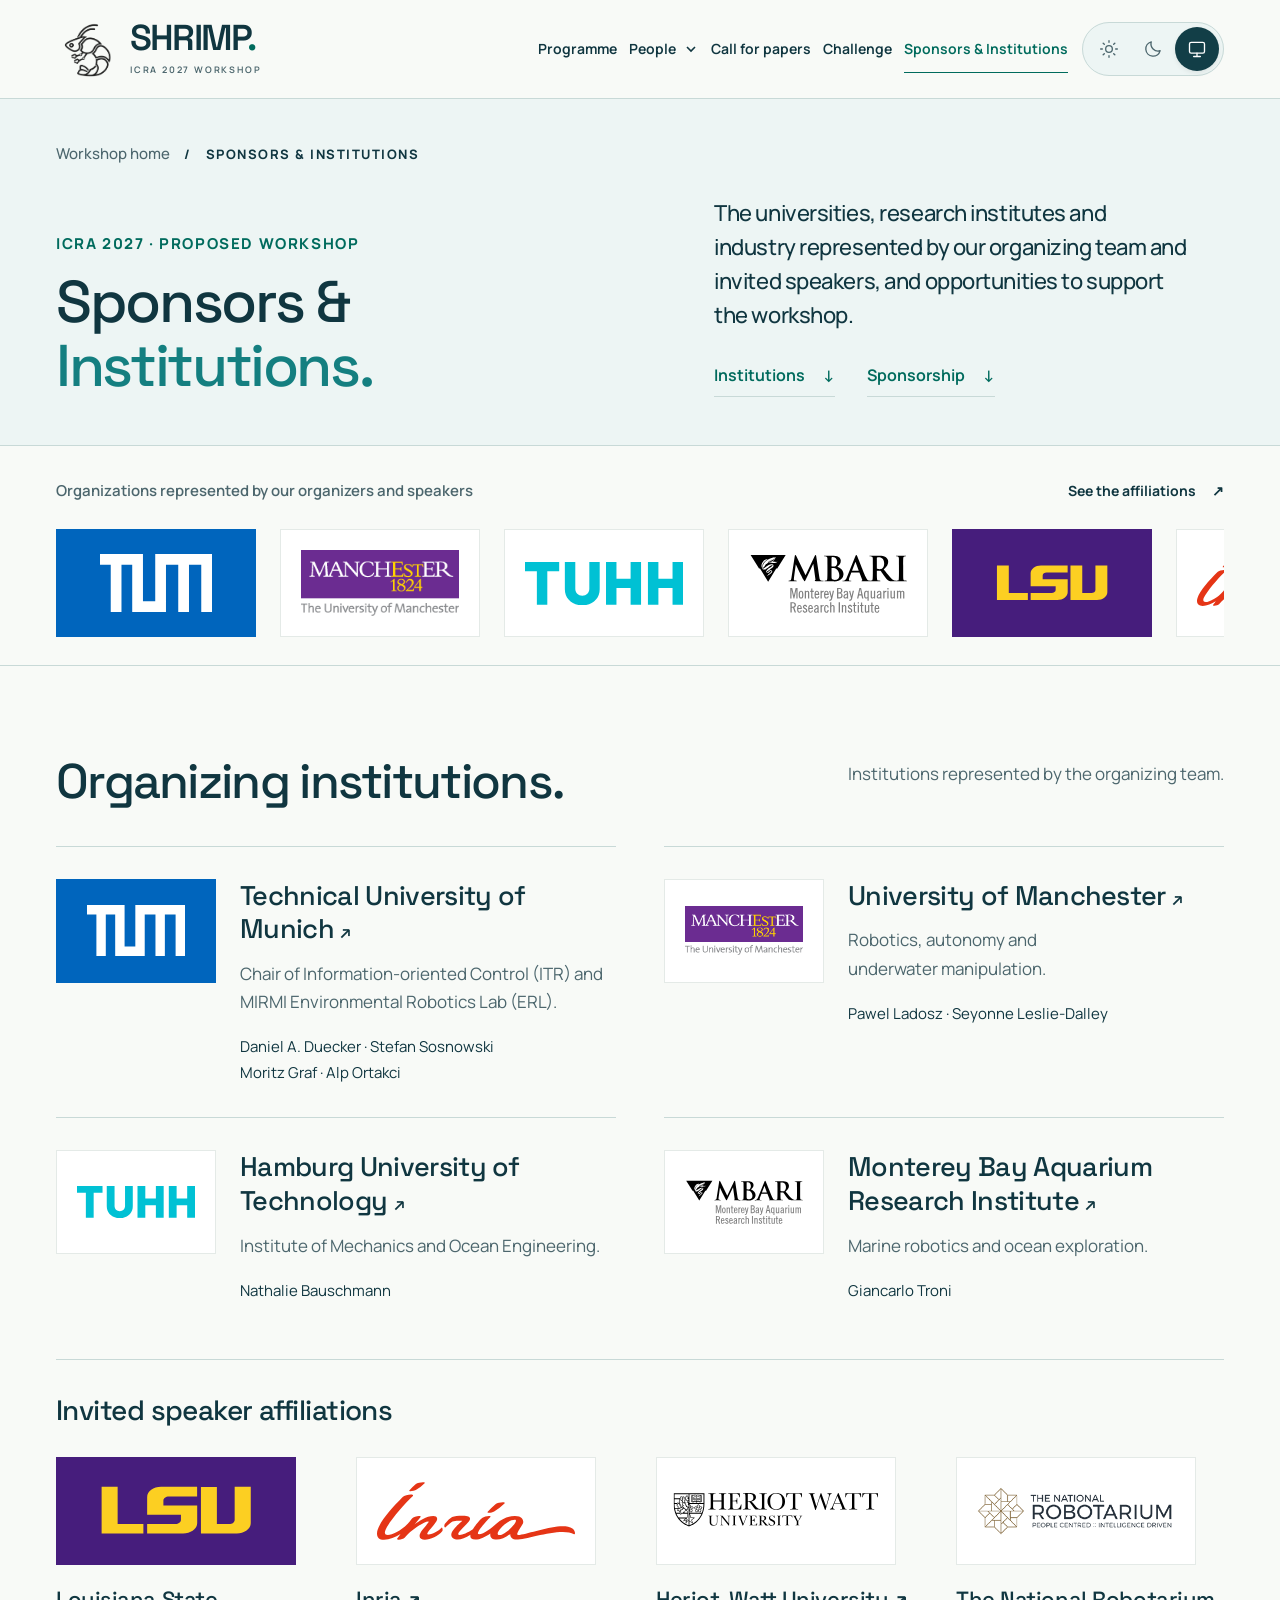
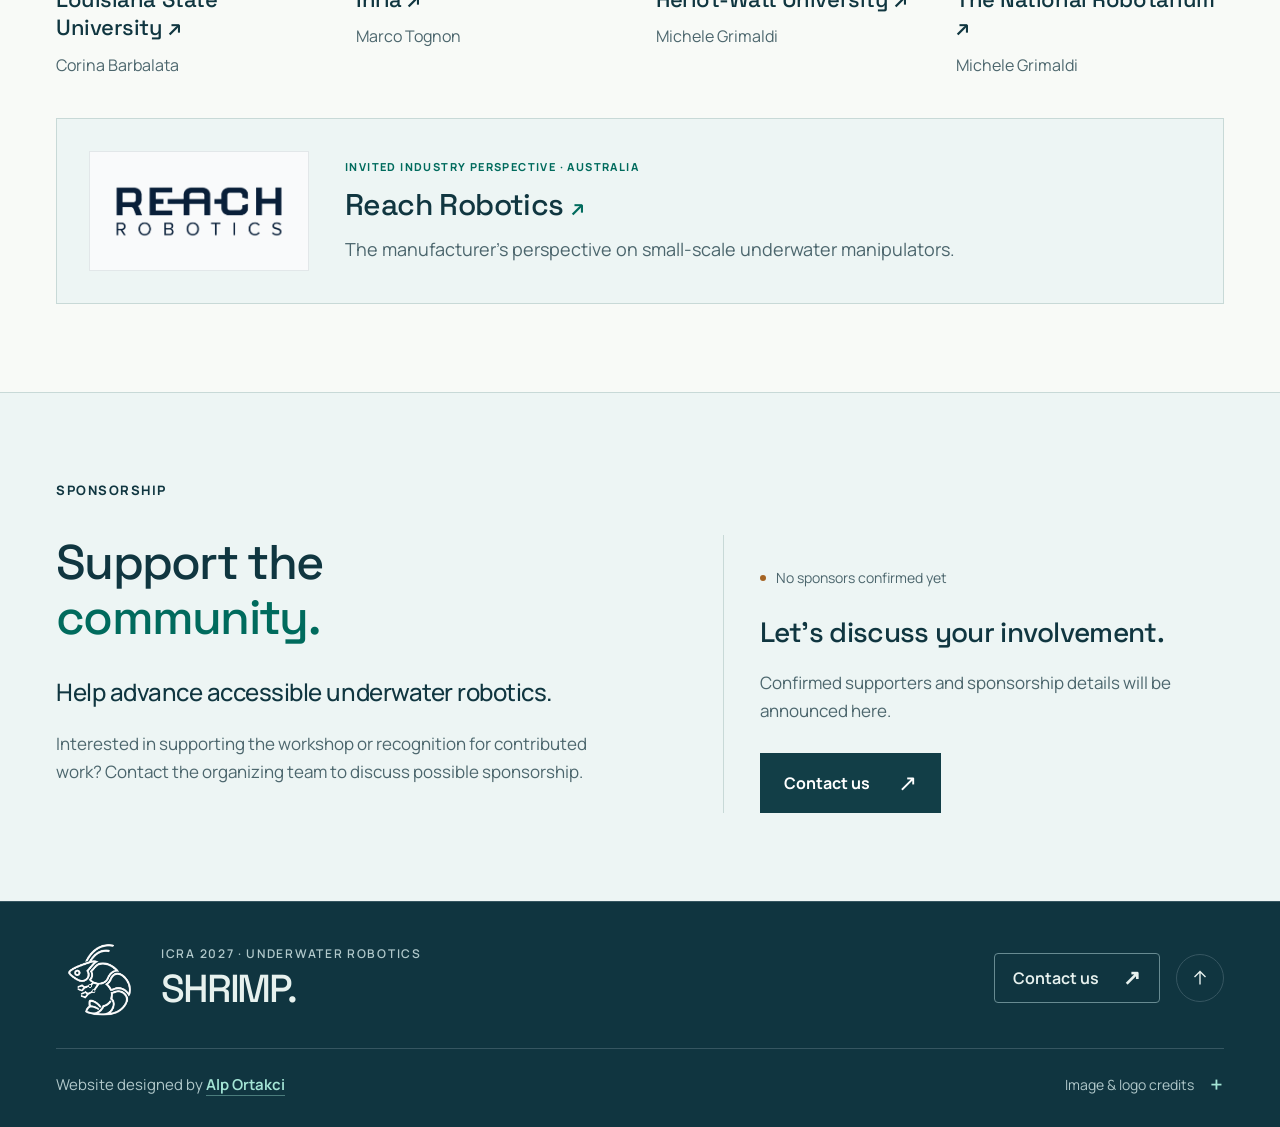
<file: sponsors-institutions.html>
<!doctype html>
<html lang="en">
<head>
  <meta charset="utf-8">
  <meta name="viewport" content="width=device-width, initial-scale=1">
  <meta name="color-scheme" content="light dark">
  <meta name="theme-color" content="#edf5f4">
  <meta name="robots" content="noindex, nofollow">
  <meta name="description" content="Institutions represented by the organizing team and invited speakers, plus sponsorship enquiries for the proposed ICRA 2027 underwater robotics workshop.">
  <title>Sponsors &amp; Institutions | SHRIMP at ICRA 2027</title>
  <link rel="canonical" href="https://shrimp-workshop.github.io/sponsors-institutions.html">
  <meta property="og:type" content="website">
  <meta property="og:site_name" content="SHRIMP | ICRA 2027">
  <meta property="og:title" content="Sponsors &amp; Institutions | SHRIMP at ICRA 2027">
  <meta property="og:description" content="Institutions represented by the organizing team and invited speakers, plus sponsorship enquiries for the proposed ICRA 2027 underwater robotics workshop.">
  <meta property="og:url" content="https://shrimp-workshop.github.io/sponsors-institutions.html">
  <meta property="og:image" content="https://shrimp-workshop.github.io/assets/images/shrimp-preview.png">
  <meta property="og:image:type" content="image/png">
  <meta property="og:image:width" content="1200">
  <meta property="og:image:height" content="630">
  <meta property="og:image:alt" content="SHRIMP robotic shrimp logo and workshop title on a dark ocean background. ICRA 2027 underwater robotics.">
  <meta name="twitter:card" content="summary_large_image">
  <meta name="twitter:title" content="Sponsors &amp; Institutions | SHRIMP at ICRA 2027">
  <meta name="twitter:description" content="Institutions represented by the organizing team and invited speakers, plus sponsorship enquiries for the proposed ICRA 2027 underwater robotics workshop.">
  <meta name="twitter:image" content="https://shrimp-workshop.github.io/assets/images/shrimp-preview.png">
  <meta name="twitter:image:alt" content="SHRIMP robotic shrimp logo and workshop title on a dark ocean background. ICRA 2027 underwater robotics.">
  <link rel="icon" href="assets/favicon.svg" type="image/svg+xml">
  <link rel="preload" href="assets/fonts/space-grotesk.ttf" as="font" type="font/ttf" crossorigin>
  <link rel="preload" href="assets/fonts/manrope.ttf" as="font" type="font/ttf" crossorigin>
  <script src="theme.js"></script>
  <link rel="stylesheet" href="styles.css">
  <script src="app.js" defer></script>
</head>
<body class="secondary-page">
  <a class="skip-link" href="#main">Skip to content</a>
  <header class="site-header">
    <div class="container header-inner">
      <a class="brand" href="index.html#overview" aria-label="SHRIMP workshop overview">
        <img class="brand-icon" src="assets/logos/shrimp.png" alt="" width="1254" height="1254" decoding="async">
        <span class="brand-wordmark">SHRIMP<span>.</span><small>ICRA 2027 WORKSHOP</small></span>
      </a>
      <nav class="main-nav" aria-label="Main navigation" id="main-nav">
        <a href="index.html#programme">Programme</a>
        <details class="nav-people">
          <summary>People <svg viewBox="0 0 16 16" aria-hidden="true"><path d="m4 6 4 4 4-4"/></svg></summary>
          <div class="people-links"><a href="index.html#speakers">Speakers</a><a href="index.html#organizers">Organizers</a></div>
        </details>
        <a href="call-for-papers.html">Call for papers</a>
        <a href="challenge.html">Challenge</a>
        <a href="sponsors-institutions.html" aria-current="page">Sponsors &amp; Institutions</a>
      </nav>
      <div class="header-controls">
        <fieldset class="theme-control">
          <legend class="sr-only">Color theme</legend>
          <label class="theme-option" title="Light theme"><input type="radio" name="theme" value="light"><svg viewBox="0 0 24 24" aria-hidden="true"><circle cx="12" cy="12" r="4"/><path d="M12 2v2m0 16v2M2 12h2m16 0h2M5 5l1.4 1.4m11.2 11.2L19 19M5 19l1.4-1.4M17.6 6.4 19 5"/></svg><span class="sr-only">Light theme</span></label>
          <label class="theme-option" title="Dark theme"><input type="radio" name="theme" value="dark"><svg viewBox="0 0 24 24" aria-hidden="true"><path d="M20.5 14.1A8.6 8.6 0 0 1 9.9 3.5 8.7 8.7 0 1 0 20.5 14.1Z"/></svg><span class="sr-only">Dark theme</span></label>
          <label class="theme-option" title="Use device setting"><input type="radio" name="theme" value="system" checked><svg viewBox="0 0 24 24" aria-hidden="true"><rect x="3" y="4" width="18" height="13" rx="2"/><path d="M8 21h8m-4-4v4"/></svg><span class="sr-only">Use device setting</span></label>
        </fieldset>
        <span class="sr-only" id="theme-status" role="status" aria-live="polite"></span>
        <button class="menu-toggle" type="button" aria-label="Toggle navigation" aria-expanded="false" aria-controls="main-nav"><span>Menu</span><svg viewBox="0 0 20 20" aria-hidden="true"><path d="M3 6h14M3 14h14"/></svg></button>
      </div>
    </div>
  </header>

  <main id="main">
    <section class="page-intro" id="top" aria-labelledby="partners-title">
      <div class="container">
        <div class="section-kicker"><a href="index.html">Workshop home</a><span aria-hidden="true">/</span> SPONSORS &amp; INSTITUTIONS</div>
        <div class="page-intro-grid">
          <div><p class="eyebrow page-eyebrow">ICRA 2027 · PROPOSED WORKSHOP</p><h1 id="partners-title" class="page-title">Sponsors &amp;<br><span>Institutions.</span></h1></div>
          <div><p class="lead">The universities, research institutes and industry represented by our organizing team and invited speakers, and opportunities to support the workshop.</p><nav class="page-jump-links" aria-label="On this page"><a href="#institutions">Institutions <span aria-hidden="true">↓</span></a><a href="#sponsor-opportunities">Sponsorship <span aria-hidden="true">↓</span></a></nav></div>
        </div>
      </div>
    </section>
    <section class="logo-strip" aria-label="Organizations represented by organizers and speakers">
      <div class="container">
        <div class="logo-strip-heading"><p>Organizations represented by our organizers and speakers</p><div class="logo-strip-actions"><a href="#institutions" class="text-link">See the affiliations <span aria-hidden="true">↗</span></a></div></div>
        <div class="logo-viewport"><div class="logo-track"><ul class="logo-group">
          <li><span class="brand-logo brand-tum"><img src="assets/logos/tum.svg" alt="Technical University of Munich" width="184" height="80" decoding="async"></span></li>
          <li><span class="brand-logo brand-manchester"><img src="assets/logos/manchester.png" alt="University of Manchester" width="184" height="80" decoding="async"></span></li>
          <li><span class="brand-logo brand-tuhh"><img src="assets/logos/tuhh.svg" alt="Hamburg University of Technology" width="184" height="80" decoding="async"></span></li>
          <li><span class="brand-logo brand-mbari"><img src="assets/logos/mbari.svg" alt="Monterey Bay Aquarium Research Institute" width="184" height="80" decoding="async"></span></li>
          <li><span class="brand-logo brand-lsu"><img src="assets/logos/lsu.svg" alt="Louisiana State University" width="184" height="80" decoding="async"></span></li>
          <li><span class="brand-logo brand-inria"><img src="assets/logos/inria.svg" alt="Inria" width="184" height="80" decoding="async"></span></li>
          <li><span class="brand-logo brand-heriot-watt"><img src="assets/logos/heriot-watt.svg" alt="Heriot-Watt University" width="184" height="80" decoding="async"></span></li>
          <li><span class="brand-logo brand-robotarium"><img src="assets/logos/robotarium.png" alt="The National Robotarium" width="184" height="80" decoding="async"></span></li>
          <li><span class="brand-logo brand-reach"><img src="assets/logos/reach-robotics.png" alt="Reach Robotics" width="184" height="80" decoding="async"></span></li>
        </ul></div></div>
      </div>
    </section>
    <section class="section institutions-section" id="institutions" aria-labelledby="institutions-title">
      <div class="container">
        <div class="section-heading"><h2 id="institutions-title">Organizing institutions.</h2><p>Institutions represented by the organizing team.</p></div>
        <div class="institution-grid">
          <article class="institution" id="institution-tum"><span class="brand-logo brand-tum"><img src="assets/logos/tum.svg" alt="" width="184" height="80" decoding="async"></span><div><h3><a href="https://www.tum.de/en/">Technical University of Munich <span aria-hidden="true">↗</span></a></h3><p>Chair of Information-oriented Control (ITR) and MIRMI Environmental Robotics Lab (ERL).</p><p class="institution-people">Daniel A. Duecker · Stefan Sosnowski<br>Moritz Graf · Alp Ortakci</p></div></article>
          <article class="institution" id="institution-manchester"><span class="brand-logo brand-manchester"><img src="assets/logos/manchester.png" alt="" width="184" height="80" decoding="async"></span><div><h3><a href="https://www.manchester.ac.uk/">University of Manchester <span aria-hidden="true">↗</span></a></h3><p>Robotics, autonomy and underwater manipulation.</p><p class="institution-people">Pawel Ladosz · Seyonne Leslie-Dalley</p></div></article>
          <article class="institution" id="institution-tuhh"><span class="brand-logo brand-tuhh"><img src="assets/logos/tuhh.svg" alt="" width="184" height="80" decoding="async"></span><div><h3><a href="https://www.tuhh.de/mum">Hamburg University of Technology <span aria-hidden="true">↗</span></a></h3><p>Institute of Mechanics and Ocean Engineering.</p><p class="institution-people">Nathalie Bauschmann</p></div></article>
          <article class="institution" id="institution-mbari"><span class="brand-logo brand-mbari"><img src="assets/logos/mbari.svg" alt="" width="184" height="80" decoding="async"></span><div><h3><a href="https://www.mbari.org/">Monterey Bay Aquarium Research Institute <span aria-hidden="true">↗</span></a></h3><p>Marine robotics and ocean exploration.</p><p class="institution-people">Giancarlo Troni</p></div></article>
        </div>
        <div class="speaker-affiliations"><h3>Invited speaker affiliations</h3><ul>
          <li id="institution-lsu"><span class="brand-logo brand-lsu"><img src="assets/logos/lsu.svg" alt="" width="184" height="80" decoding="async"></span><a href="https://www.lsu.edu/">Louisiana State University <span aria-hidden="true">↗</span></a><span class="institution-person">Corina Barbalata</span></li>
          <li id="institution-inria"><span class="brand-logo brand-inria"><img src="assets/logos/inria.svg" alt="" width="184" height="80" decoding="async"></span><a href="https://www.inria.fr/en">Inria <span aria-hidden="true">↗</span></a><span class="institution-person">Marco Tognon</span></li>
          <li id="institution-heriot-watt"><span class="brand-logo brand-heriot-watt"><img src="assets/logos/heriot-watt.svg" alt="" width="184" height="80" decoding="async"></span><a href="https://www.hw.ac.uk/">Heriot-Watt University <span aria-hidden="true">↗</span></a><span class="institution-person">Michele Grimaldi</span></li>
          <li id="institution-robotarium"><span class="brand-logo brand-robotarium"><img src="assets/logos/robotarium.png" alt="" width="184" height="80" decoding="async"></span><a href="https://thenationalrobotarium.com/">The National Robotarium <span aria-hidden="true">↗</span></a><span class="institution-person">Michele Grimaldi</span></li>
        </ul></div>
        <article class="industry-speaker">
          <a class="brand-logo brand-reach" href="https://reachrobotics.com/" aria-label="Reach Robotics website"><img src="assets/logos/reach-robotics.png" alt="Reach Robotics" width="3044" height="990" loading="lazy"></a>
          <div><p class="eyebrow">INVITED INDUSTRY PERSPECTIVE · AUSTRALIA</p><h3><a href="https://reachrobotics.com/">Reach Robotics <span aria-hidden="true">↗</span></a></h3><p>The manufacturer’s perspective on small-scale underwater manipulators.</p></div>
        </article>
      </div>
    </section>
    <section class="section sponsors" id="sponsor-opportunities" aria-labelledby="sponsors-title">
      <div class="container">
        <div class="section-kicker">SPONSORSHIP</div>
        <div class="sponsor-grid">
          <div><h2 id="sponsors-title">Support the<br><span class="accent">community.</span></h2><p class="lead">Help advance accessible underwater robotics.</p><p>Interested in supporting the workshop or recognition for contributed work? Contact the organizing team to discuss possible sponsorship.</p></div>
          <div class="sponsor-enquiry"><p class="section-status"><span class="pending-dot" aria-hidden="true"></span> No sponsors confirmed yet</p><h3>Let’s discuss your involvement.</h3><p>Confirmed supporters and sponsorship details will be announced here.</p><a class="button button-primary" href="mailto:daniel.duecker@tum.de?subject=ICRA%202027%20SHRIMP%20workshop%20sponsorship%20enquiry">Contact us <span aria-hidden="true">↗</span></a></div>
        </div>
      </div>
    </section>
  </main>

  <footer class="site-footer" id="site-footer">
    <div class="container footer-shell">
      <div class="footer-topline">
        <a class="footer-identity" href="index.html" aria-label="SHRIMP, ICRA 2027 workshop home">
          <img class="footer-logo" src="assets/logos/shrimp.png" alt="" width="1254" height="1254" decoding="async">
          <span><span class="footer-eyebrow">ICRA 2027 · UNDERWATER ROBOTICS</span><strong>SHRIMP.</strong></span>
        </a>
        <div class="footer-actions">
          <a class="footer-contact" href="mailto:daniel.duecker@tum.de">Contact us <span aria-hidden="true">↗</span></a>
          <a class="footer-top" href="#top" aria-label="Back to top" title="Back to top"><svg viewBox="0 0 24 24" fill="none" aria-hidden="true"><path d="M12 19V5m-6 6 6-6 6 6"/></svg></a>
        </div>
      </div>
      <div class="footer-bottomline">
        <p class="design-credit">Website designed by <a href="https://www.alportakci.com/">Alp Ortakci</a></p>
        <details class="credits">
          <summary>Image &amp; logo credits <span class="footer-credits-symbol" aria-hidden="true">+</span></summary>
          <div class="credits-content"><p>SHRIMP stands for Small-scale Hardware and Robotics for Intervention and Manipulation in Practice. The pixel BlueROV2 scene is an original illustration inspired by <a href="https://bluerobotics.com/learn/newton-subsea-gripper-installation/">Blue Robotics’ vehicle and gripper reference</a>. It illustrates a pickup sequence rather than the full challenge task or final simulator.</p><p>Underwater photograph: Oceaneering, donated to the public domain by Duncan McLean and uploaded by Frank van Mierlo. <a href="https://commons.wikimedia.org/wiki/File:ROV_working_on_a_subsea_structure.jpg">Original photograph and source</a>. A work-class vehicle is shown as context for underwater intervention, not as the workshop’s small-scale platform.</p><p>Portraits from the public profiles of <a href="https://www.lsu.edu/eng/mie/people/faculty/barbalata.php">Corina Barbalata</a>, <a href="https://marco-tognon-robotics.com/">Marco Tognon</a> and <a href="https://www.ce.cit.tum.de/en/itr/sosnowski/">Stefan Sosnowski</a>. Additional portraits: <a href="https://www.alportakci.com/">Alp Ortakci</a>, <a href="https://sladalley.github.io/">Seyonne Leslie-Dalley</a>, <a href="https://www.tuhh.de/mum/team/wimi/nathalie-bauschmann">Nathalie Bauschmann</a>, <a href="https://cradlerobotics.co.uk/about/team/">Pawel Ladosz</a>, <a href="https://ignaciocarlucho.github.io/People/">Michele Grimaldi</a>, <a href="https://annualreport.mbari.org/2023/">Giancarlo Troni</a>, <a href="https://hippocampusrobotics.github.io/people/">Daniel A. Duecker</a>. Portrait rights remain with their respective owners.</p><p>Institutional logos from official sources: <a href="https://www.tum.de/en/">Technical University of Munich</a> · <a href="https://www.manchester.ac.uk/">University of Manchester</a> · <a href="https://www.tuhh.de/tuhh/en/startpage">Hamburg University of Technology</a> · <a href="https://annualreport.mbari.org/2023/">Monterey Bay Aquarium Research Institute</a> · <a href="https://www.lsu.edu/">Louisiana State University</a> · <a href="https://new.inria.cl/es/node/616">Inria</a> · <a href="https://www.hw.ac.uk/">Heriot-Watt University</a> · <a href="https://thenationalrobotarium.com/">The National Robotarium</a> · <a href="https://reachrobotics.com/support/brand-assets">Reach Robotics</a>. The marks identify affiliations and remain the property of their respective owners.</p></div>
        </details>
      </div>
    </div>
  </footer>
</body>
</html>
</file>
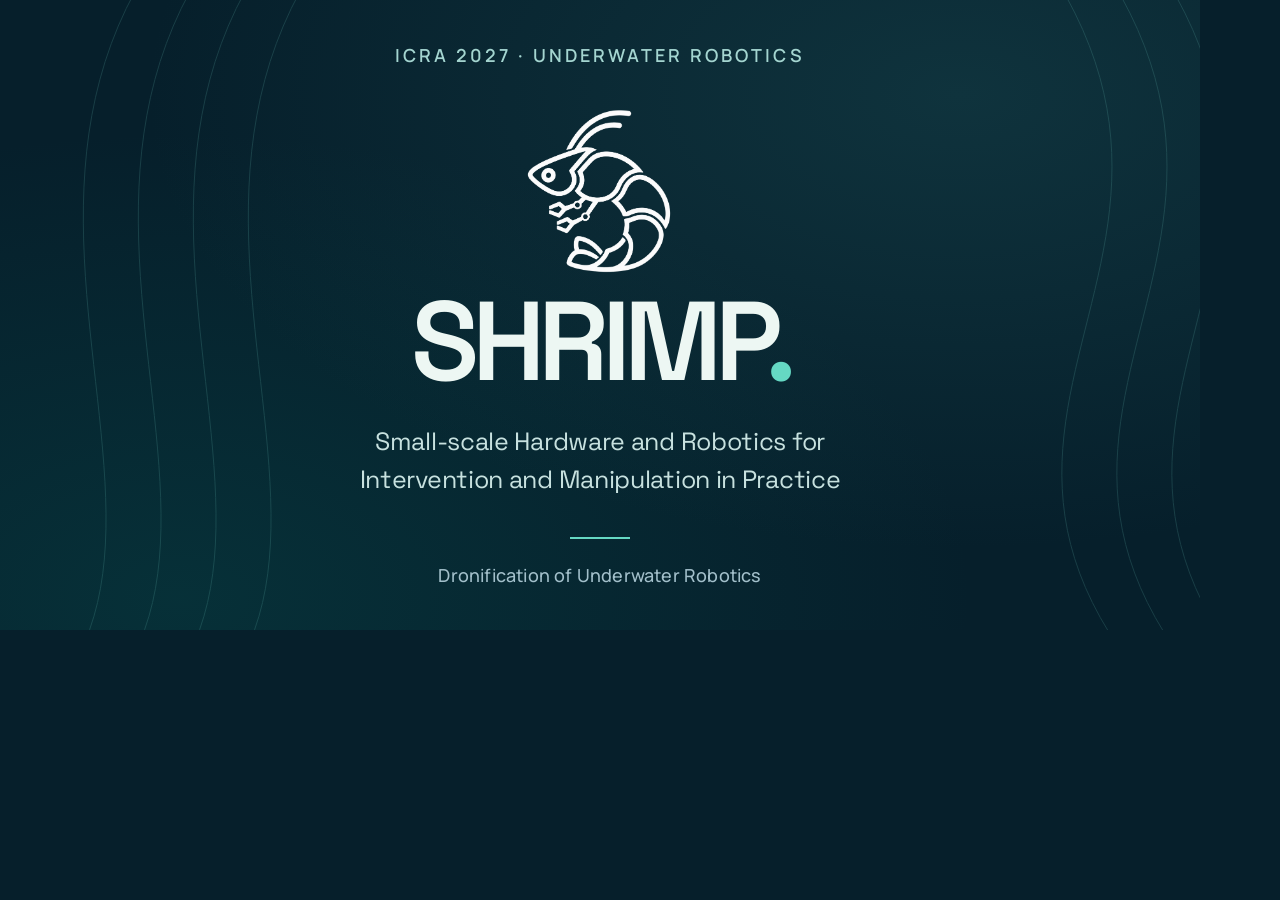
<file: scripts/social-preview.html>
<!doctype html>
<html lang="en">
<head>
  <meta charset="utf-8">
  <meta name="viewport" content="width=device-width, initial-scale=1">
  <title>SHRIMP sharing image</title>
  <style>
    @font-face{font-family:Space;src:url('../assets/fonts/space-grotesk.ttf')}@font-face{font-family:Manrope;src:url('../assets/fonts/manrope.ttf')}
    *{box-sizing:border-box}html,body{margin:0;width:1200px;height:630px;overflow:hidden}
    body{color:#edf7f3;background:#061f2b;font-family:Manrope,sans-serif}
    main{position:relative;isolation:isolate;width:1200px;height:630px;text-align:center;background:radial-gradient(ellipse at 80% 15%,#215b6155,transparent 60%),radial-gradient(ellipse at 15% 95%,#08605c44,transparent 55%)}
    .contours{position:absolute;inset:0;z-index:-1;width:100%;height:100%;fill:none;stroke:#6cc7bd;stroke-width:1;opacity:.18}
    .eyebrow{position:absolute;top:43px;left:0;right:0;margin:0;color:#a4d5d0;font-size:18px;font-weight:600;letter-spacing:3px}
    .logo{position:absolute;top:87px;left:500px;width:200px;height:200px;object-fit:contain}
    h1{position:absolute;top:286px;left:0;right:0;margin:0;font:600 112px/1 Space,sans-serif;letter-spacing:-7px}
    h1 span{color:#65d8c3}
    .expansion{position:absolute;top:423px;left:285px;width:630px;margin:0;font:400 25px/1.5 Space,sans-serif;color:#c7e1df;letter-spacing:-.3px}
    .subtitle{position:absolute;bottom:43px;left:0;right:0;margin:0;font-size:18px;font-weight:500;letter-spacing:.2px;color:#a2bfca}
    .rule{position:absolute;left:570px;bottom:91px;width:60px;height:2px;background:#65d8c3}
  </style>
</head>
<body>
  <main>
    <svg class="contours" viewBox="0 0 1200 630" aria-hidden="true">
      <path d="M-150 800C400 670-180 180 270-160M-95 800C455 670-125 180 325-160M-40 800C510 670-70 180 380-160M15 800C565 670-15 180 435-160"/>
      <path d="M930-170C1390 260 770 410 1270 800M985-170C1445 260 825 410 1325 800M1040-170C1500 260 880 410 1380 800M1095-170C1555 260 935 410 1435 800"/>
    </svg>
    <p class="eyebrow">ICRA 2027 · UNDERWATER ROBOTICS</p>
    <img class="logo" src="../assets/logos/shrimp.png" alt="" width="1254" height="1254">
    <h1>SHRIMP<span>.</span></h1>
    <p class="expansion">Small-scale Hardware and Robotics for<br>Intervention and Manipulation in Practice</p>
    <span class="rule" aria-hidden="true"></span>
    <p class="subtitle">Dronification of Underwater Robotics</p>
  </main>
</body>
</html>
</file>
<file: styles.css>
@font-face{font-family:Manrope;src:url('assets/fonts/manrope.ttf') format('truetype');font-weight:200 800;font-display:swap}
@font-face{font-family:'Space Grotesk';src:url('assets/fonts/space-grotesk.ttf') format('truetype');font-weight:300 700;font-display:swap}

:root{
  color-scheme:light;
  --bg:#f8faf7;--surface:#edf5f4;--surface-raised:#fff;--ink:#103640;--muted:#4c666d;
  --accent:#006b5d;--accent-soft:#d7ece5;--line:#c8d9d7;--button:#123e47;--button-text:#fff;
  --banner:#173f48;--banner-text:#eff8f5;--header:rgba(248,250,247,.96);--hero-accent:#147f80;
  --subtle:#d6e7e6;--focus:#a95409;--grid:rgba(16,91,98,.06);
}
:root[data-theme="dark"]{
  color-scheme:dark;
  --bg:#071b25;--surface:#0c2630;--surface-raised:#11333c;--ink:#e2efec;--muted:#a7c0c6;
  --accent:#9ee7d4;--accent-soft:#153f43;--line:#29444d;--button:#b9eddb;--button-text:#082c35;
  --banner:#153b45;--banner-text:#e7f3ed;--header:rgba(7,27,37,.96);--hero-accent:#98dcd7;
  --subtle:#173943;--focus:#f7c177;--grid:rgba(153,219,220,.045);
}
*{box-sizing:border-box}
html{scroll-behavior:smooth;scroll-padding-top:110px}
body{margin:0;background:var(--bg);color:var(--ink);font-family:Manrope,Arial,sans-serif;font-size:18px;line-height:1.65;-webkit-font-smoothing:antialiased}
button,select{font:inherit}
button,a,select{-webkit-tap-highlight-color:transparent}
button,select{color:inherit}
img{max-width:100%;display:block}
a{color:inherit;text-decoration:none}
a,button,select,summary{touch-action:manipulation}
a:hover{text-decoration-thickness:1px;text-underline-offset:5px}
button{cursor:pointer}
select{cursor:pointer}
::selection{background:var(--accent);color:var(--bg)}
:focus-visible{outline:3px solid var(--focus);outline-offset:5px}
.container{width:min(1320px,calc(100% - 112px));margin-inline:auto}
.sr-only{position:absolute;width:1px;height:1px;padding:0;overflow:hidden;clip:rect(0,0,0,0);white-space:nowrap;border:0}
.skip-link{position:fixed;z-index:100;top:12px;left:12px;padding:10px 20px;background:var(--button);color:var(--button-text);transform:translateY(-160%)}
.skip-link:focus{transform:translateY(0)}
h1,h2,h3,p,figure{margin:0}
h1,h2,h3{font-family:'Space Grotesk',Arial,sans-serif}
h2{font-size:clamp(34px,3.8vw,54px);font-weight:500;letter-spacing:-.035em;line-height:1.14;text-wrap:balance}
h3{font-weight:500;line-height:1.3;letter-spacing:-.02em}p{ text-wrap:pretty }
p+p{margin-top:20px}
.accent{color:var(--accent)}
.eyebrow{font-size:15px;font-weight:750;letter-spacing:1.6px;line-height:1.6}
.review-banner{background:var(--banner);color:var(--banner-text);font-size:15px;letter-spacing:.2px;min-height:34px}
.review-banner .container{display:flex;align-items:center;gap:9px;min-height:34px}
.review-banner strong{font-weight:700}
.review-detail{margin-left:6px;opacity:.84}
.status-dot,.pending-dot{display:inline-block;width:6px;height:6px;border-radius:50%;background:#aee7cc;flex-shrink:0}
.site-header{position:sticky;top:0;z-index:20;background:var(--header);backdrop-filter:blur(16px);border-bottom:1px solid var(--line)}
.header-inner{min-height:98px;display:flex;align-items:center;gap:20px;justify-content:space-between}
.brand{display:flex;align-items:center;gap:10px;font-family:'Space Grotesk',sans-serif;font-size:13px;letter-spacing:.7px;font-weight:600;line-height:1.5;flex-shrink:0}
.brand-mark{width:39px;height:39px;stroke:var(--accent);stroke-width:1.7}
.brand-sub{display:block;font:500 11px/2 Manrope,sans-serif;letter-spacing:1.5px;color:var(--muted)}
.main-nav{display:flex;gap:20px;margin-left:auto;align-items:center;font-size:15px;font-weight:650}
.main-nav a{padding-block:12px;border-bottom:1px solid transparent;white-space:nowrap}
.main-nav a:hover,.main-nav a[aria-current]{color:var(--accent);border-color:var(--accent)}
.header-controls{display:flex;gap:12px;align-items:center;margin-left:8px}
/* Direct theme choices retain native radio keyboard behavior. */
.theme-control{--choice:2;position:relative;isolation:isolate;display:grid;grid-template-columns:repeat(3,44px);gap:0;min-inline-size:0;padding:4px;margin:0;border:1px solid var(--line);border-radius:999px;background:var(--surface);flex-shrink:0}
:root[data-theme-preference="light"] .theme-control{--choice:0}
:root[data-theme-preference="dark"] .theme-control{--choice:1}
.theme-control::before{content:'';position:absolute;z-index:-1;left:4px;top:4px;width:44px;height:44px;border-radius:50%;background:var(--button);box-shadow:0 2px 5px #00000012;transform:translateX(calc(var(--choice)*100%));transition:transform .2s ease,background-color .2s ease}
.theme-option{position:relative;display:grid;place-items:center;width:44px;height:44px;cursor:pointer;color:var(--muted);border-radius:50%;transition:color .15s}
.theme-option input{position:absolute;inset:0;opacity:0;margin:0;width:100%;height:100%;cursor:pointer}
.theme-option svg{width:20px;height:20px;stroke:currentColor;fill:none;stroke-width:1.6;stroke-linecap:round;stroke-linejoin:round;pointer-events:none}
.theme-option:has(input:checked){color:var(--button-text)}
.theme-option:has(input:focus-visible){outline:3px solid var(--focus);outline-offset:3px}
.theme-option:hover:not(:has(input:checked)){color:var(--accent);background:var(--accent-soft)}
.brand-compact{display:none}
body{transition:background-color .18s ease,color .18s ease}
.menu-toggle{display:none;border:0;background:none;padding:10px 0;font-size:16px;align-items:center;gap:8px}
.menu-toggle svg{width:22px;height:22px;stroke:currentColor;stroke-width:1.4;fill:none}

.hero{position:relative;background:var(--surface);overflow:hidden}
.hero-waves{position:absolute;inset:0;pointer-events:none;background-image:linear-gradient(var(--grid) 1px,transparent 1px),linear-gradient(90deg,var(--grid) 1px,transparent 1px);background-size:64px 64px;mask-image:linear-gradient(90deg,transparent,black)}
.hero-grid{position:relative;z-index:2;display:grid;grid-template-columns:1.12fr 1fr;gap:42px;padding-top:58px;padding-bottom:50px;align-items:stretch}
.hero-copy{z-index:2;padding-top:6px}
.hero-copy .eyebrow{font-size:13px;letter-spacing:1.1px;display:flex;gap:9px;align-items:center;margin-bottom:32px}
.small-cross{font-size:27px;line-height:1;color:var(--accent);font-weight:400}
h1{font-size:clamp(50px,5.4vw,78px);letter-spacing:-4px;line-height:1.045;font-weight:500;margin-bottom:24px}
h1>span:not(.title-period){color:var(--hero-accent)}
.title-period{color:var(--accent)}
.hero-subtitle{font-size:24px;font-weight:600;line-height:1.5;letter-spacing:-.35px;max-width:430px}
.hero-intro{font-size:17px;line-height:1.75;color:var(--muted);max-width:450px;margin-top:18px}
.hero-actions{display:flex;align-items:center;gap:23px;margin-top:32px;flex-wrap:wrap}
.button{display:inline-flex;align-items:center;justify-content:space-between;gap:28px;padding:17px 23px;font-size:16px;font-weight:700;border:1px solid transparent;transition:background .2s,transform .2s;line-height:1.5}
.button span{font-size:23px;font-weight:400;line-height:1}
.button-primary{background:var(--button);color:var(--button-text)}
.button-primary:hover{transform:translateY(-2px);background:var(--accent);color:var(--bg)}
.text-link{font-size:15px;font-weight:700;display:inline-flex;gap:16px;align-items:center;line-height:1.5;padding-block:10px}
.text-link:hover{text-decoration:underline}
.hero-visual{position:relative;align-self:stretch;min-height:535px;min-width:0;width:100%;isolation:isolate;background:#03191e;overflow:hidden}
.hero-image{width:100%;height:100%;position:absolute;inset:0;object-fit:cover;object-position:68% 50%;filter:saturate(.55) brightness(.85)}
.image-wash{position:absolute;inset:0;background:linear-gradient(180deg,rgba(4,38,48,.3),transparent 40%,rgba(2,24,32,.9));z-index:1}
.hero-visual::after{content:'';position:absolute;inset:0;box-shadow:inset 0 0 70px 10px #02394355;pointer-events:none;z-index:1}
.hero-shrimps{position:absolute;inset:0;width:100%;height:100%;z-index:1;pointer-events:none;image-rendering:pixelated;image-rendering:crisp-edges;opacity:.78}
.visual-heading{position:absolute;top:24px;left:25px;right:25px;display:flex;justify-content:space-between;font-size:13px;font-weight:700;letter-spacing:2px;color:#d9f7ee;z-index:3}
.visual-heading span:last-child{font-size:24px;line-height:1}
.sonar{position:absolute;top:50%;left:50%;width:112%;transform:translate(-50%,-50%);stroke:#caeee4;stroke-width:.7;opacity:.3;z-index:2}
.sonar-arc{stroke-width:2.5;stroke:#ddffed}
.hero-visual figcaption{position:absolute;left:25px;right:25px;bottom:25px;color:#eaf6f0;z-index:3;line-height:1.6;border-top:1px solid #adc9bf66;padding-top:15px}
.hero-visual figcaption>span{display:block;font-size:16px;font-weight:650}
.hero-visual figcaption small{display:block;font-size:12px;margin-top:4px;color:#c5d4d4}
.hero-meta{position:relative;display:grid;grid-template-columns:1fr 1.65fr 1fr auto;gap:28px;border-top:1px solid var(--line);padding-block:23px 28px}
.hero-meta>div{display:flex;flex-direction:column;gap:4px}
.meta-label{font-size:12px;letter-spacing:1.5px;color:var(--muted);font-weight:650}
.hero-meta strong{font-size:16px;font-weight:600}
.scroll-link{display:flex;align-items:center;gap:35px;font-size:13px;color:var(--muted)}
.scroll-link span:last-child{font-size:26px;color:var(--accent)}

.section{padding-block:88px}
.section-kicker{font-size:13px;letter-spacing:1.5px;display:flex;gap:16px;align-items:center;margin-bottom:34px;font-weight:750;line-height:1.5}
.section-number{color:var(--accent);letter-spacing:0;font-family:'Space Grotesk',sans-serif;font-size:16px;font-weight:500}
.overview-grid{display:grid;grid-template-columns:1fr 1fr;gap:72px}
.overview-copy{font-size:17px;color:var(--muted);max-width:530px}
.lead{font-size:24px;line-height:1.5;color:var(--ink);font-weight:500;letter-spacing:-.02em}
.definition{padding-left:20px;border-left:2px solid var(--accent);font-size:16px}
.definition strong{display:block;color:var(--ink);margin-bottom:4px}
.theme-grid{display:grid;grid-template-columns:repeat(3,1fr);gap:32px;margin-top:48px}
.research-theme{position:relative;padding-top:25px;border-top:1px solid var(--line)}
.theme-index{position:absolute;right:0;top:28px;font-size:13px;color:var(--muted);font-family:'Space Grotesk',sans-serif}
.research-theme svg{width:42px;height:42px;stroke:var(--accent);stroke-width:1.15;fill:none;margin-bottom:24px}
.research-theme h3{font-size:26px;letter-spacing:-.7px;margin-bottom:12px}
.research-theme p{font-size:17px;color:var(--muted);max-width:300px}
.outcome{display:flex;gap:28px;align-items:center;background:var(--accent-soft);padding:32px 36px;margin-top:42px;position:relative;overflow:hidden}
.outcome-symbol{font-family:'Space Grotesk',sans-serif;font-size:65px;font-weight:300;color:var(--accent);line-height:1;align-self:flex-start}
.outcome h3{font-size:28px;letter-spacing:-.6px;margin-top:7px}
.outcome p:not(.eyebrow){color:var(--muted);font-size:16px;margin-top:10px;max-width:660px}
.outcome .eyebrow{font-size:12px;color:var(--accent)}
.round-link{border:1px solid var(--accent);color:var(--accent);border-radius:50%;width:46px;height:46px;display:grid;place-items:center;font-size:28px;flex-shrink:0;margin-left:auto}
.round-link:hover{background:var(--accent);color:var(--bg)}

.speakers{background:var(--surface);border-block:1px solid var(--line)}
.section-heading{display:flex;justify-content:space-between;gap:48px;align-items:flex-start;margin-bottom:36px}
.section-heading>p{color:var(--muted);font-size:17px;max-width:380px;margin-bottom:5px}
.speaker-grid{display:grid;grid-template-columns:repeat(3,1fr);gap:36px}
.speaker-portrait{position:relative;display:block;aspect-ratio:1.37;overflow:hidden;background:var(--subtle);margin-bottom:24px}
.portrait-pending{display:flex;align-items:center;justify-content:center;flex-direction:column;background:var(--subtle);color:var(--accent)}
.portrait-pending>span:first-child{font-family:'Space Grotesk',sans-serif;font-size:70px;font-weight:300;letter-spacing:-4px}
.portrait-pending>small{font-size:12px;letter-spacing:1px;color:var(--muted);margin-top:8px}
.speaker-portrait>img{width:100%;height:100%;object-fit:cover;object-position:50% 30%;filter:saturate(.65);transition:transform .5s,filter .5s}
.speaker:nth-child(2) .speaker-portrait>img{object-position:50% 20%}
.speaker:nth-child(3) .speaker-portrait>img{object-position:50% 35%}
.speaker-portrait:hover>img{transform:scale(1.035);filter:saturate(1)}
.portrait-link{position:absolute;bottom:12px;right:12px;width:35px;height:35px;display:grid;place-items:center;background:var(--bg);color:var(--ink);font-size:24px}
.speaker .eyebrow{color:var(--accent);font-size:12px;letter-spacing:1px;min-height:27px}
.speaker h3{font-size:28px;letter-spacing:-1px;margin-bottom:10px}
.speaker h3 a:hover{text-decoration:underline}
.speaker-topic{font-size:17px;color:var(--muted);max-width:300px}
.speaker-note{display:flex;justify-content:space-between;gap:30px;border-top:1px solid var(--line);margin-top:40px;padding-top:20px;font-size:13px;color:var(--muted)}
.speaker-note p{margin:0}
.speaker-note strong{font-weight:650;color:var(--ink)}
.pending-dot{background:#a56424;margin-right:6px}
:root[data-theme="dark"] .pending-dot{background:#e9be83}

.programme-grid{display:grid;grid-template-columns:1fr 1.5fr;gap:80px;align-items:start}
.programme-grid>*{min-width:0}
.programme-intro{position:sticky;top:125px}
.programme-intro h2{margin-bottom:26px}
.programme-intro>p{font-size:17px;max-width:290px;color:var(--muted)}
.programme-status{display:flex;align-items:center;gap:8px;font-size:13px;color:var(--accent);font-weight:650;margin-top:30px}
.programme-status .status-dot{background:var(--accent)}
.programme-intro>.small-note{font-size:15px;line-height:1.7;margin-top:10px}
.challenge-note{border-top:1px solid var(--line);margin-top:32px;padding-top:25px;max-width:300px}
.challenge-note .eyebrow{font-size:12px;color:var(--accent)}
.challenge-note h3{font-size:20px;margin-top:9px}
.challenge-note p:not(.eyebrow){font-size:15px;color:var(--muted);margin-top:9px}
.schedule{border-collapse:collapse;width:100%;table-layout:fixed;text-align:left}
.schedule thead th{font-size:12px;letter-spacing:1.2px;font-family:Manrope,sans-serif;font-weight:650;color:var(--muted);padding-bottom:21px}
.schedule thead th:first-child{width:100px}
.schedule tbody tr{border-top:1px solid var(--line)}
.schedule tbody th{vertical-align:top;padding:23px 12px 23px 0;font-family:'Space Grotesk',sans-serif;font-weight:500;line-height:1.55;font-size:18px}
.schedule th time,.schedule th span{display:block}
.schedule th span{font-size:15px;color:var(--muted);font-weight:400}
.schedule td{padding:24px 12px 24px 0}
.schedule h3{font-size:20px;letter-spacing:-.4px}
.schedule h3 span{color:var(--accent);padding-left:10px}
.schedule p{font-size:15px;color:var(--muted);margin-top:5px}
.schedule-break{background:var(--surface)}
.schedule-break th,.schedule-highlight th{padding-left:13px!important}
.schedule-highlight{background:var(--accent-soft)}
.schedule-label{font-size:12px;letter-spacing:1px;color:var(--accent);display:block;margin-bottom:7px;font-weight:750}

.organizers{border-top:1px solid var(--line)}
.organizers .section-heading{margin-bottom:36px;align-items:flex-start}
.organizer-grid{display:grid;grid-template-columns:repeat(2,minmax(0,1fr));column-gap:56px}
.organizer{display:flex;align-items:center;gap:28px;padding:36px 0;border-top:1px solid var(--line);min-width:0}
.avatar{background:var(--surface);border:1px solid var(--line);width:124px;height:124px;flex-shrink:0;display:grid;place-items:center;font-size:38px;font-weight:400;font-family:'Space Grotesk',sans-serif;color:var(--accent);object-fit:cover;object-position:50% 28%;border-radius:50%}
.organizer>div{min-width:0}
.organizer h3{font-size:28px;letter-spacing:-.7px;overflow-wrap:anywhere}
.organizer h3 a{display:inline;line-height:1.3}
.organizer h3 a:hover{color:var(--accent)}
.organizer h3 span{font-size:18px;font-family:Manrope,sans-serif;font-weight:400;color:var(--muted);white-space:nowrap;margin-left:5px}
.organizer p{font-size:17px;color:var(--muted);margin-top:9px;line-height:1.6}
.organizer-role{font-size:14px;color:var(--accent);display:block;margin-top:8px}

.call-for-papers{background:var(--surface);border-block:1px solid var(--line)}
.contribution-grid{display:grid;grid-template-columns:1.15fr 1fr;gap:90px;align-items:start}
.contribution-grid>*,.sponsor-grid>*{min-width:0}
.contribution-copy .lead{margin-top:28px}
.contribution-copy>p:not(.lead){font-size:17px;color:var(--muted)}
.contribution-copy h3{font-size:22px;margin-top:34px}
.topic-list{margin:18px 0 0;padding-left:20px;color:var(--muted);font-size:17px}
.topic-list li{padding-left:7px;margin-block:12px;line-height:1.65}
.topic-list li::marker{color:var(--accent)}
.submission-details{padding:32px 36px;background:var(--bg);border:1px solid var(--line)}
.section-status{display:flex;gap:10px;align-items:center;color:var(--muted);font-size:14px;line-height:1.6}
.section-status .pending-dot{margin:0}
.submission-details h3{font-size:28px;letter-spacing:-.5px;margin-top:25px}
.submission-facts{margin:25px 0 0}
.submission-facts>div{border-top:1px solid var(--line);padding:17px 0}
.submission-facts dt{font-size:13px;color:var(--muted);margin-bottom:5px}
.submission-facts dd{font-size:18px;line-height:1.55;font-weight:600;margin:0}
.submission-note{font-size:15px;color:var(--muted);border-top:1px solid var(--line);padding-top:20px}
.submission-details .text-link{font-size:16px;color:var(--accent);margin-top:16px}
.sponsors{background:var(--surface);border-top:1px solid var(--line)}
.sponsor-grid{display:grid;grid-template-columns:1.15fr 1fr;gap:90px}
.sponsor-grid .lead{margin-top:28px}
.sponsor-grid p:not(.lead):not(.section-status){font-size:17px;color:var(--muted)}
.sponsor-enquiry{padding:32px 0 0 36px;border-left:1px solid var(--line);align-self:center}
.sponsor-enquiry h3{font-size:28px;margin-top:25px;letter-spacing:-.7px}
.sponsor-enquiry p+h3+p{margin-top:18px}
.sponsor-enquiry .button{margin-top:28px}

.page-intro{padding:44px 0 48px;background:var(--surface);border-bottom:1px solid var(--line)}
.page-title{font-size:clamp(44px,4.6vw,68px);line-height:1.08;letter-spacing:-.04em;margin:14px 0 0;text-wrap:balance}
.page-eyebrow{color:var(--accent)}
.page-intro .lead{max-width:740px}
.page-content{padding-top:65px;min-height:calc(100vh - 290px);border-top:0}
.page-content .contribution-grid{grid-template-columns:1.15fr 1fr;gap:80px}
.page-content .section-kicker,.page-intro .section-kicker{margin-bottom:30px;flex-wrap:wrap;gap:14px}
.section-kicker>a{color:var(--muted);letter-spacing:0;font-size:15px;font-weight:500}
.section-kicker>a:hover{text-decoration:underline}
.subsection-title{font-size:28px;line-height:1.3;letter-spacing:-.7px;margin-top:30px}
.submission-details .subsection-title{margin-top:25px}
.related-pages{display:flex;gap:24px;flex-wrap:wrap}
.related-pages a{color:var(--accent);text-decoration:underline;text-underline-offset:5px}
.related-pages a span{display:inline-block;margin-left:6px}
.page-jump-links{display:flex;gap:32px;flex-wrap:wrap;margin-top:30px;font-size:16px;font-weight:650}
.page-jump-links a{display:flex;align-items:center;gap:18px;color:var(--accent);padding-block:8px;border-bottom:1px solid var(--line)}
.institution-grid{display:grid;grid-template-columns:repeat(2,minmax(0,1fr));gap:0 48px}
.institution{display:grid;grid-template-columns:160px minmax(0,1fr);gap:24px;padding:32px 0;border-top:1px solid var(--line);align-items:start}
.institution h3{font-size:27px;letter-spacing:-.025em;line-height:1.25}
.institution h3 span{font-size:18px;white-space:nowrap}
.institution h3 a:hover{text-decoration:underline}
.institution p{color:var(--muted);font-size:17px;margin-top:14px;line-height:1.65}
.institution p.institution-people{color:var(--ink);font-size:15px;margin-top:18px;line-height:1.7}
.speaker-affiliations{border-top:1px solid var(--line);margin-top:24px;padding-top:32px}
.speaker-affiliations h3{font-size:28px}
.speaker-affiliations ul{display:grid;grid-template-columns:repeat(4,minmax(0,1fr));gap:32px;padding:0;margin:28px 0 0;list-style:none}
.speaker-affiliations li>a{font-family:'Space Grotesk',Arial,sans-serif;font-size:22px;font-weight:500;display:block;line-height:1.3;margin-top:20px;letter-spacing:-.02em}
.speaker-affiliations li>a:hover{color:var(--accent)}
.speaker-affiliations .institution-person{display:block;color:var(--muted);font-size:16px;margin-top:10px}

.contact-section{background:var(--accent-soft);border-block:1px solid var(--line);padding-block:64px}
.contact-inner{display:flex;align-items:center;justify-content:space-between;gap:40px}
.contact-inner .eyebrow{font-size:12px;color:var(--accent);margin-bottom:16px}
.contact-inner h2{font-size:42px;letter-spacing:-1.8px}
.contact-inner p:not(.eyebrow){font-size:16px;color:var(--muted);margin-top:17px}
.contact-inner .button{flex-shrink:0}
.site-footer{padding-block:34px 25px}
.footer-main{display:flex;align-items:center;justify-content:space-between;gap:30px}
.footer-brand{font-family:'Space Grotesk',sans-serif;font-size:17px;font-weight:600;letter-spacing:-.3px}
.footer-brand span{display:block;font:500 12px/1.7 Manrope,sans-serif;color:var(--muted);letter-spacing:1px;margin-top:3px}
.footer-main p{font-size:13px;color:var(--muted)}
.footer-main .text-link{font-size:13px}
.credits{margin-top:22px;font-size:13px;color:var(--muted);border-top:1px solid var(--line);padding-top:18px}
.credits summary{cursor:pointer;width:fit-content;min-height:26px}
.credits p{max-width:850px;margin-top:12px}
.credits a{text-decoration:underline;text-underline-offset:3px}
:root:not(.js) .header-inner{flex-wrap:wrap;padding-block:15px}
:root:not(.js) .header-controls{display:none}
:root:not(.js) .main-nav{display:flex;position:static;flex-direction:row;flex-wrap:wrap;box-shadow:none;border:0;padding:0;gap:15px}

@media(min-width:1600px){.hero-grid{padding-block:72px 64px}.hero-visual{min-height:590px}.hero-copy{padding-top:16px}h1{font-size:87px}.hero-copy .eyebrow{margin-bottom:40px}.hero-actions{margin-top:40px}}
@media(max-width:1200px){.container{width:calc(100% - 72px)}.main-nav{gap:21px}.header-inner{gap:15px}.header-controls{margin-left:3px}.hero-grid{gap:28px}.hero-visual{min-height:510px}.hero-actions{gap:12px}.hero-actions .text-link{font-size:13px}h1{font-size:clamp(48px,5.6vw,70px);letter-spacing:-3px}.hero-subtitle{font-size:22px}.overview-grid{gap:65px}.programme-grid{gap:65px}.speaker-grid{gap:24px}.speaker h3{font-size:26px}}
@media(max-width:1200px){
  .header-inner{min-height:78px}.menu-toggle{display:flex}.header-controls{margin-left:auto}
  .main-nav{display:none;position:absolute;top:100%;left:0;right:0;background:var(--bg);border-bottom:1px solid var(--line);padding:18px 36px;gap:0;flex-direction:column;align-items:stretch;box-shadow:0 12px 20px #0000000a}
  .main-nav.is-open{display:flex}.main-nav a{padding:15px 0;font-size:17px}.hero-grid{gap:28px;padding-top:42px}.hero-copy .eyebrow{font-size:12px;letter-spacing:.6px;margin-bottom:25px}.hero-copy{padding-top:0}.hero-visual{min-height:495px}
  h1{font-size:clamp(43px,5.9vw,58px);letter-spacing:-2.5px}.hero-subtitle{font-size:20px}.hero-intro{font-size:16px}.hero-actions{gap:8px;align-items:flex-start;flex-direction:column;margin-top:24px}.hero-actions .text-link{font-size:15px}
  .hero-meta{grid-template-columns:1fr 1.5fr 1fr;gap:20px}.scroll-link{display:none}.hero-meta strong{font-size:13px}.hero-visual figcaption{left:17px;right:17px;bottom:18px}.visual-heading{left:17px;right:17px;font-size:12px}
  .hero-visual figcaption small{font-size:12px}.section{padding-block:75px}.overview-grid{gap:40px}.lead{font-size:22px}.overview-copy{font-size:16px}.theme-grid{gap:24px}.research-theme h3{font-size:24px}.outcome{padding:27px;gap:20px}.outcome h3{font-size:26px}
  .section-heading{gap:35px}.section-heading>p{max-width:270px;font-size:16px}.speaker h3{font-size:24px;letter-spacing:-.5px}.speaker .eyebrow{min-height:34px}.speaker-topic{font-size:16px}.speaker-note{font-size:12px}.programme-grid{gap:45px;grid-template-columns:1fr 1.55fr}.schedule thead th:first-child{width:76px}.schedule h3{font-size:18px}.schedule p{font-size:13px}.schedule tbody th{font-size:17px}.contact-inner h2{font-size:36px}.footer-main{gap:20px}.footer-main p{font-size:12px}
}
@media(max-width:700px){
  html{scroll-padding-top:92px}.container{width:calc(100% - 40px)}.review-banner .container{min-height:31px}.review-banner{font-size:12px}.review-detail{font-size:12px;margin-left:0}.brand{font-size:12px;gap:7px;letter-spacing:.8px}.brand-sub{font-size:11px;letter-spacing:.7px}.brand-mark{width:29px;height:29px}.header-inner{min-height:70px;gap:8px}.header-controls{gap:12px}.menu-toggle{font-size:13px;gap:4px}.menu-toggle svg{width:17px}.main-nav{padding-inline:20px}
  .hero-grid{grid-template-columns:1fr;padding-top:34px;padding-bottom:28px;gap:30px}.hero-copy .eyebrow{font-size:12px;margin-bottom:23px;letter-spacing:.7px}.small-cross{font-size:24px}h1{font-size:clamp(46px,10.3vw,70px);letter-spacing:-2.6px;line-height:1.04;margin-bottom:24px}.hero-subtitle{font-size:22px;max-width:360px}.desktop-break{display:none}.hero-intro{font-size:16px;max-width:410px;margin-top:14px}.hero-actions{flex-direction:row;align-items:center;gap:20px;margin-top:24px}.button{padding:16px 18px;font-size:15px;gap:18px}.hero-actions .text-link{font-size:13px;gap:10px}.hero-visual{min-height:310px;aspect-ratio:1.4}.hero-image{object-position:50% 52%}.visual-heading{top:18px;font-size:12px}.sonar{width:75%}.hero-visual figcaption>span{font-size:15px}.hero-visual figcaption small{font-size:12px}.hero-meta{grid-template-columns:1fr 1fr;padding-block:18px 24px;gap:18px 20px}.hero-meta>div:nth-child(2){grid-column:2;grid-row:1/3;justify-content:center}.hero-meta strong{font-size:15px}.meta-label{font-size:12px}
  .section{padding-block:60px}.section-kicker{font-size:12px;margin-bottom:26px}.overview-grid{grid-template-columns:1fr;gap:30px}h2{font-size:39px;letter-spacing:-1.8px}.overview-copy{font-size:17px;max-width:none}.lead{font-size:22px}.definition{font-size:16px}.theme-grid{grid-template-columns:1fr;gap:24px;margin-top:40px}.research-theme{padding:22px 0 0 62px;min-height:103px}.research-theme svg{position:absolute;left:0;top:22px;width:37px;margin:0}.theme-index{font-size:12px;top:24px}.research-theme h3{font-size:24px;padding-right:24px;margin-bottom:9px}.research-theme p{font-size:16px;max-width:400px}.outcome{margin-top:36px;padding:25px 22px;gap:15px;align-items:flex-start}.outcome-symbol{font-size:36px}.outcome h3{font-size:24px}.outcome p:not(.eyebrow){font-size:15px}.outcome .round-link{display:none}
  .section-heading{display:block;margin-bottom:32px}.section-heading>p{font-size:17px;max-width:350px;margin-top:22px}.speaker-grid{grid-template-columns:1fr;gap:35px}.speaker{display:grid;grid-template-columns:122px 1fr;gap:0 20px;align-content:start}.speaker-portrait{grid-row:1/4;margin-bottom:0;aspect-ratio:.82}.speaker .eyebrow{font-size:12px;min-height:0;margin-bottom:9px;align-self:end}.speaker h3{font-size:27px;margin-bottom:7px;line-height:1.2}.speaker-topic{font-size:16px;line-height:1.7}.speaker-portrait>img{object-position:50% 25%}.portrait-link{width:27px;height:27px;font-size:18px;right:8px;bottom:8px}.speaker-note{display:block;margin-top:28px;font-size:13px}.speaker-note p+p{margin-top:13px}
  .programme-grid{grid-template-columns:1fr;gap:38px}.programme-intro{position:static}.programme-intro h2 br:nth-child(2){display:none}.programme-intro>p{max-width:400px}.programme-intro>.small-note{max-width:390px}.programme-status{margin-top:23px}.challenge-note{max-width:none;margin-top:25px}.challenge-note p:not(.eyebrow){font-size:16px}.schedule thead th:first-child{width:80px}.schedule h3{font-size:18px}.schedule p{font-size:15px}.schedule td{padding-block:22px}.schedule tbody th{padding-block:21px;font-size:18px}
  .contact-section{padding-block:45px}.contact-inner{display:block}.contact-inner h2{font-size:35px}.contact-inner .button{margin-top:28px}.contact-inner p:not(.eyebrow){font-size:16px}.footer-main{display:flex;flex-wrap:wrap;gap:19px;justify-content:space-between}.footer-main p{order:3;width:100%;font-size:13px}.footer-main .text-link{font-size:12px;gap:10px}.footer-brand{font-size:16px}.credits{margin-top:19px;font-size:12px}
}
@media(max-width:380px){.review-detail{display:none}.brand-sub{font-size:11px}.brand{font-size:12px}.brand-mark{width:25px}.header-controls{gap:8px}.menu-toggle span{display:none}.menu-toggle{padding:12px 3px}h1{font-size:40px;letter-spacing:-2px}.hero-actions{gap:6px 20px}.hero-actions .text-link{font-size:13px}.hero-copy .eyebrow{font-size:11px}.hero-subtitle{font-size:18px}.speaker{grid-template-columns:100px 1fr;gap:0 15px}.speaker h3{font-size:24px}.speaker-topic{font-size:15px}}
@media(max-width:1200px){
  .header-inner{min-height:88px}.brand{font-size:13px}.brand-sub{font-size:11px}
  .menu-toggle{font-size:15px;min-height:44px;gap:8px}.main-nav a{font-size:18px}
  .contribution-grid,.sponsor-grid{gap:45px}
  .organizer-grid{column-gap:40px}.organizer{gap:22px}.avatar{width:105px;height:105px;font-size:34px}.organizer h3{font-size:26px}
  .programme-intro{position:static}.programme-grid{grid-template-columns:1fr 1.5fr}
  .schedule thead th:first-child{width:85px}
}
@media(max-width:900px){
  .organizer-grid{grid-template-columns:1fr 1fr;gap:0 30px}.organizer{align-items:flex-start;flex-direction:column;padding-block:30px}.avatar{width:112px;height:112px}.organizer h3{font-size:26px}.organizer p{font-size:16px}
  .contribution-grid,.sponsor-grid{grid-template-columns:1fr;gap:35px}.submission-details{padding:30px}.sponsor-enquiry{border-left:0;border-top:1px solid var(--line);padding:30px 0 0}
}
@media(max-width:700px){
  .header-inner{min-height:78px;gap:8px}.brand-full{display:none}.brand-compact{display:block;font-size:14px;letter-spacing:1px;line-height:1.3}.brand-mark{width:31px;height:31px}.brand{gap:8px}.header-controls{gap:10px;margin-left:auto}.menu-toggle{padding:0;justify-content:center;width:44px;height:44px}.menu-toggle span{display:none}.menu-toggle svg{width:22px;height:22px}
  .review-banner .container{padding-block:6px;gap:8px;flex-wrap:wrap}.review-detail{display:none}
  .main-nav{max-height:calc(100dvh - 80px);overflow:auto}.main-nav a{font-size:18px}
  .hero-copy .eyebrow{flex-wrap:wrap;font-size:11px}.hero-subtitle{font-size:22px}.hero-intro{font-size:17px}.hero-actions .text-link{font-size:15px}.hero-actions{gap:12px 24px}.button{font-size:16px}.text-link{font-size:15px}.hero-meta strong{font-size:15px}.hero-meta>div:nth-child(2){grid-row:auto;grid-column:auto}.hero-meta>div:nth-child(3){grid-column:1/-1}
  .hero-visual{min-height:340px}.hero-visual figcaption small{font-size:12px}.visual-heading{font-size:12px}.hero-visual figcaption>span{font-size:15px}
  .overview-copy{font-size:17px}.lead{font-size:22px}.definition{font-size:16px}.research-theme p{font-size:17px}.section-heading>p{max-width:none;font-size:17px}.outcome p:not(.eyebrow){font-size:16px}
  .speaker{grid-template-columns:120px minmax(0,1fr);gap:0 20px}.speaker h3{font-size:25px}.speaker-topic{font-size:16px}.speaker .eyebrow{font-size:11px}.speaker-note{font-size:14px}
  .programme-grid{grid-template-columns:1fr}.programme-intro>p{font-size:17px}.programme-intro>.small-note{font-size:15px}.challenge-note p:not(.eyebrow){font-size:16px}.schedule h3{font-size:20px}.schedule p{font-size:16px}.schedule tbody th{font-size:18px}.schedule th span{font-size:14px}.schedule thead th:first-child{width:80px}
  .organizers .section-heading{margin-bottom:36px}.organizer-grid{grid-template-columns:1fr}.organizer{align-items:center;flex-direction:row;padding:28px 0;gap:22px}.avatar{width:96px;height:96px;font-size:31px}.organizer h3{font-size:25px}.organizer p{font-size:16px}.organizer-role{font-size:14px}
  .contribution-copy h2,.sponsor-grid h2{font-size:38px}.submission-details{padding:25px}.submission-details h3,.sponsor-enquiry h3{font-size:26px}.submission-facts dd{font-size:17px}.submission-facts dt{font-size:14px}
  .contact-inner p:not(.eyebrow){font-size:16px}.footer-main p{font-size:14px}.footer-main .text-link{font-size:13px}.credits{font-size:13px}
}
@media(max-width:380px){
  .container{width:calc(100% - 32px)}.header-inner{gap:4px}.brand-mark{width:25px;height:25px}.brand{gap:5px}.brand-compact{font-size:12px}.header-controls{gap:6px}
  .theme-control{grid-template-columns:repeat(3,42px);padding:3px}.theme-option{width:42px;height:44px}.theme-control::before{width:42px;height:44px;top:3px;left:3px}.menu-toggle{width:38px}
  .hero-copy .eyebrow{font-size:10px}.hero-subtitle{font-size:21px}.speaker{grid-template-columns:1fr;gap:12px}.speaker-portrait{grid-row:auto;width:100%;aspect-ratio:1.45}.speaker h3{font-size:26px}.speaker-topic{font-size:16px}
  .organizer{gap:16px}.avatar{width:80px;height:80px;font-size:28px}.organizer h3{font-size:23px}.organizer p{font-size:16px}.schedule thead th:first-child{width:68px}.schedule h3{font-size:19px}.schedule p{font-size:15px}
}
@media(min-width:1201px) and (max-width:1400px){.main-nav{gap:14px;font-size:14px}.header-inner{gap:14px}.header-controls{margin-left:0}.brand{font-size:12px}.brand-sub{font-size:10px;letter-spacing:1px}}
@media(max-width:900px){.page-content .contribution-grid{grid-template-columns:1fr;gap:35px}.institution-grid{gap:0 35px}.institution h3{font-size:26px}.speaker-affiliations ul{grid-template-columns:1fr;gap:25px}}
@media(max-width:700px){.page-intro,.page-content{padding-top:35px}.page-title{font-size:clamp(42px,10vw,64px);letter-spacing:-2px}.page-intro .lead{font-size:21px}.page-jump-links{gap:15px 25px;font-size:16px}.institution-grid{grid-template-columns:1fr}.institution h3{font-size:27px}.institution{padding-block:28px}.institutions-section .section-heading h2{font-size:34px}.page-content .section-kicker,.page-intro .section-kicker{font-size:11px;gap:10px}.related-pages{gap:15px;font-size:16px}}

/* Institutional marks retain their original colors in both themes. */
.brand-logo{display:flex;align-items:center;justify-content:center;flex:none;background:#fff;width:200px;height:108px;padding:20px;border:1px solid #e4eae7}
.brand-logo img{width:100%;height:100%;object-fit:contain}
.brand-tum{background:#0065bd;border-color:#0065bd;padding:24px 42px}
.brand-lsu{background:#461d7c;border-color:#461d7c;padding:27px 42px}
.brand-heriot-watt{padding-inline:16px}
.institution>.brand-logo{width:160px;height:104px}
.institution>.brand-tum{padding-inline:30px}
.speaker-affiliations .brand-logo{width:100%;max-width:240px;height:108px}
.logo-strip{padding:24px 0 28px;border-bottom:1px solid var(--line);background:var(--bg)}
.logo-strip-heading{display:flex;align-items:center;justify-content:space-between;gap:24px;margin-bottom:18px}
.logo-strip-heading>p{font-size:15px;color:var(--muted);font-weight:600;line-height:1.5}
.logo-strip-actions{display:flex;align-items:center;gap:24px;flex-shrink:0}
.logo-strip-actions>.text-link{font-size:14px}
.logo-viewport{overflow:hidden}
.logo-group{display:grid;grid-template-columns:repeat(4,minmax(0,1fr));gap:20px;list-style:none;padding:0;margin:0}
.logo-group li{display:flex;justify-content:center}
.logo-group .brand-logo{width:100%;max-width:260px}
.logo-group-duplicate{display:none}
.logo-strip.is-animated .logo-track{display:flex;width:max-content;animation:logo-drift 40s linear infinite}
.logo-strip.is-animated .logo-group{display:flex;flex-shrink:0;gap:24px;padding-right:24px}
.logo-strip.is-animated .brand-logo{width:200px}
.logo-strip.is-animated .logo-group-duplicate{display:flex}
@keyframes logo-drift{to{transform:translateX(-50%)}}
.page-intro-grid{display:grid;grid-template-columns:1.15fr 1fr;align-items:end;gap:72px}
.page-intro-grid>.lead,.page-intro-grid>div>.lead{max-width:520px;font-size:22px;line-height:1.55;margin-bottom:3px}
.page-intro .page-jump-links{margin-top:22px}
.paper-details .contribution-grid{grid-template-columns:1.15fr 1fr;gap:72px}
.contribution-copy>p.section-kicker{color:var(--accent);font-size:13px;margin:0 0 18px}
.contribution-copy>p:not(.section-kicker){max-width:58ch;font-size:18px;line-height:1.75;color:var(--muted);margin-top:24px}
.contribution-copy h2{font-size:clamp(34px,3vw,44px);line-height:1.18;letter-spacing:-.03em}
.contribution-copy h3{font-size:26px;margin-top:30px;letter-spacing:-.025em}
.topic-list{font-size:18px;line-height:1.65;margin-top:14px}
.topic-list li{margin-block:10px}
.contribution-copy>p.contribution-context{font-size:16px;margin-top:26px;padding-top:24px;border-top:1px solid var(--line)}
.contribution-copy>.text-link{margin-top:12px;color:var(--accent);font-size:16px}
.submission-details{background:var(--surface);padding:32px}
.submission-details .subsection-title{font-size:30px;margin-top:22px;letter-spacing:-.025em}
.submission-facts dt{font-size:14px}
.submission-facts>div{padding-block:18px}
.footer-main p{font-size:14px;line-height:1.6;max-width:350px}
.footer-meta{display:flex;align-items:center;justify-content:space-between;gap:24px;margin-top:24px;padding-top:20px;border-top:1px solid var(--line)}
.design-credit{font-size:15px;color:var(--muted)}
.design-credit a{color:var(--ink);font-weight:650;text-decoration:underline;text-underline-offset:4px;text-decoration-color:var(--line)}
.design-credit a:hover{text-decoration-color:var(--accent);color:var(--accent)}
.footer-meta .text-link{font-size:15px;color:var(--accent)}
.credits{border-top:0;margin-top:8px;padding-top:0}
@media(min-width:701px){
  .section-heading>p{padding-top:6px;margin-bottom:0;line-height:1.65}
  .overview-copy{font-size:18px;line-height:1.75}.research-theme p,.speaker-topic{font-size:18px;line-height:1.65}
  .speaker h3{font-size:28px;letter-spacing:-.025em}.speaker .eyebrow{font-size:12px;line-height:1.65;min-height:40px}
  .speaker-note{font-size:14px;line-height:1.65}.programme-intro>p{font-size:18px;max-width:34ch}.programme-intro>.small-note{font-size:16px}
  .challenge-note{max-width:38ch}.challenge-note p:not(.eyebrow){font-size:16px}.challenge-note h3{font-size:24px}
  .schedule h3{font-size:22px}.schedule p{font-size:16px;line-height:1.65}.schedule tbody th{font-size:19px}
}
@media(max-width:1100px){
  .institution{grid-template-columns:1fr;gap:22px}.institution>.brand-logo{width:200px}
  .page-intro-grid{gap:40px}.logo-strip-heading{gap:16px}.logo-strip-actions{gap:16px}
  .speaker-affiliations ul{grid-template-columns:repeat(2,minmax(0,1fr));gap:32px}
}
@media(max-width:900px){
  .page-intro-grid{grid-template-columns:1fr;gap:24px}.page-intro-grid>.lead,.page-intro-grid>div>.lead{max-width:640px}
  .page-title{font-size:clamp(44px,7vw,64px)}.paper-details .contribution-grid{grid-template-columns:1fr;gap:36px}
  .programme-grid{grid-template-columns:1fr;gap:36px}.programme-intro>p,.challenge-note{max-width:64ch}
  .programme-intro h2 br{display:none}.programme-intro h2 span{display:block}
  .logo-strip-heading{align-items:flex-start;flex-direction:column;gap:10px}.logo-strip-actions{width:100%;justify-content:space-between}
}
@media(max-width:700px){
  h2{font-size:38px;line-height:1.16;letter-spacing:-.03em}.section{padding-block:56px}.section-heading>p{margin-top:18px;line-height:1.65}
  .page-intro{padding-block:30px 36px}.page-title{font-size:clamp(40px,10vw,58px);letter-spacing:-.04em}
  .page-intro .section-kicker{margin-bottom:24px;gap:10px}.page-intro .page-eyebrow{font-size:13px;letter-spacing:1px}
  .page-intro-grid>.lead,.page-intro-grid>div>.lead{font-size:21px;line-height:1.55}.page-jump-links{margin-top:20px}
  .logo-strip{padding-block:20px 24px}.logo-strip-heading>p{font-size:14px;max-width:32ch}
  .logo-strip-actions>.text-link{font-size:14px;gap:10px}.logo-strip-actions{gap:12px}
  .logo-group{grid-template-columns:repeat(2,minmax(0,1fr));gap:12px}.logo-group .brand-logo{height:92px;padding:18px}
  .logo-group .brand-tum,.logo-group .brand-lsu{padding-inline:32px}.logo-strip.is-animated .brand-logo{width:180px}
  .logo-strip.is-animated .logo-group{gap:16px;padding-right:16px}
  .institution-grid{grid-template-columns:1fr}.institution{grid-template-columns:1fr;gap:24px;padding-block:28px}
  .institution h3{font-size:27px;max-width:24ch}.institution p{font-size:17px}.institution p.institution-people{font-size:16px}
  .institutions-section .section-heading h2{font-size:34px}.speaker-affiliations ul{gap:28px 20px}
  .speaker-affiliations li>a{font-size:21px}.speaker-affiliations .brand-logo{height:90px;padding:18px}
  .speaker-affiliations .brand-lsu{padding-inline:28px}.speaker-affiliations .brand-heriot-watt{padding-inline:10px}
  .contribution-copy h2{font-size:36px}.contribution-copy h3{font-size:26px}.contribution-copy>p:not(.section-kicker),.topic-list{font-size:17px}
  .submission-details{padding:24px}.submission-details .subsection-title{font-size:28px}.submission-facts dd{font-size:18px}
  .footer-main p{order:3;max-width:none;margin:0}.footer-meta{align-items:flex-start;flex-direction:column;gap:6px;margin-top:20px;padding-top:18px}
  .design-credit{font-size:15px}.footer-meta .text-link{font-size:15px}.credits{margin-top:10px;font-size:13px}
}
.site-footer{--ink:#e7f1ee;--muted:#b0c8ca;--accent:#a4e5d5;--line:#365661;background:#103540;color:var(--ink);border-top:1px solid var(--line);padding:0}
:root[data-theme="dark"] .site-footer{background:#041820;--line:#24414c}
.footer-shell{padding-block:32px 20px}
.footer-topline{display:flex;align-items:center;justify-content:space-between;gap:32px;padding-bottom:26px;border-bottom:1px solid var(--line)}
.footer-identity{display:inline-flex;align-items:center;gap:17px}
.footer-identity>svg{width:46px;height:46px;flex:none;stroke:var(--accent);stroke-width:1.4}
.footer-identity>span{display:flex;flex-direction:column;gap:7px}
.footer-eyebrow{font-size:12px;line-height:1.2;letter-spacing:1.7px;font-weight:600;color:var(--muted)}
.footer-identity strong{font:500 28px/1.15 'Space Grotesk',Arial,sans-serif;letter-spacing:-.025em}
.footer-identity:hover strong{color:var(--accent)}
.footer-actions{display:flex;align-items:center;gap:16px;flex:none}
.footer-contact{display:inline-flex;align-items:center;gap:24px;padding:12px 18px;border:1px solid #688b92;border-radius:4px;font-size:16px;font-weight:650;line-height:1.5}
.footer-contact span{font-size:21px;line-height:1}
.footer-contact:hover{background:var(--accent);border-color:var(--accent);color:#082c35}
.footer-top{display:grid;place-items:center;width:48px;height:48px;border:1px solid var(--line);border-radius:50%}
.footer-top svg{width:22px;height:22px;stroke:var(--ink);stroke-width:1.5}
.footer-top:hover{border-color:var(--accent);background:#ffffff0a}
.footer-bottomline{display:flex;align-items:center;justify-content:space-between;flex-wrap:wrap;gap:4px 28px;padding-top:14px}
.site-footer .design-credit{font-size:15px;line-height:1.6;color:var(--muted);margin:0}
.site-footer .design-credit a{color:var(--accent);font-weight:650;text-decoration:none;border-bottom:1px solid #a4e5d566}
.site-footer .design-credit a:hover{border-color:var(--accent)}
.site-footer .credits{font-size:14px;color:var(--muted);border:0;margin:0;padding:0}
.site-footer .credits summary{display:flex;align-items:center;justify-content:flex-end;gap:15px;list-style:none;min-height:44px;margin-left:auto;line-height:1.5}
.site-footer .credits summary::-webkit-details-marker{display:none}
.site-footer .credits summary:hover{color:var(--ink)}
.footer-credits-symbol{font:400 24px/1 'Space Grotesk',sans-serif;color:var(--accent)}
.site-footer .credits[open]{width:100%}
.credits[open] .footer-credits-symbol{transform:rotate(45deg)}
.site-footer .credits-content{border-top:1px solid var(--line);padding:18px 0 4px;max-width:1000px;line-height:1.75}
.site-footer .credits-content p{max-width:none;margin:0}
.site-footer .credits-content p+p{margin-top:14px}
.site-footer .credits-content a{color:var(--ink);text-decoration-color:#688b92;overflow-wrap:anywhere}
@media(max-width:700px){
  .footer-shell{padding-block:28px 18px}.footer-topline{align-items:flex-start;flex-direction:column;gap:24px;padding-bottom:24px}
  .footer-identity{gap:13px}.footer-identity>svg{width:39px;height:39px}.footer-identity strong{font-size:25px}.footer-eyebrow{font-size:11px;letter-spacing:1.4px}
  .footer-actions{width:100%;justify-content:space-between}.footer-contact{font-size:16px;padding:11px 17px}
  .footer-bottomline{align-items:flex-start;flex-direction:column;gap:8px;padding-top:20px}.site-footer .credits summary{margin-left:0;justify-content:flex-start}
  .site-footer .design-credit{font-size:15px}.site-footer .credits{font-size:14px}
}
@media(max-width:380px){.footer-identity strong{font-size:22px}.footer-identity>svg{width:36px;height:36px}.footer-identity{gap:12px}}
@media print{.logo-strip{display:none!important}.institution{grid-template-columns:120px 1fr}.brand-logo{break-inside:avoid}}

/* The simulation challenge has a dedicated visual identity within the ocean palette. */
.ocean-panel{--ink:#edf8ef;--muted:#b1d0cf;--accent:#b8efd8;--line:#3b6670;--focus:#ffcf8a;color:var(--ink);background-color:#092f3e;background-image:radial-gradient(ellipse at 80% 40%,#226b6b66,transparent 60%),linear-gradient(125deg,#0b3d4b,#061c2b)}
:root[data-theme="dark"] .ocean-panel{background-color:#041722;background-image:radial-gradient(ellipse at 80% 40%,#1c626466,transparent 60%),linear-gradient(125deg,#092d3c,#03131e)}
.challenge-feature{overflow:hidden;border-block:1px solid var(--line)}
.challenge-feature-grid{display:grid;grid-template-columns:1.08fr 1fr;align-items:center;gap:36px;padding-block:54px 36px}
.challenge-feature-copy{position:relative;z-index:1;padding-block:20px}
.challenge-feature-copy>.eyebrow{color:var(--accent);font-size:13px;letter-spacing:1.8px;margin-bottom:28px}
.challenge-feature h2{font-size:clamp(42px,4.3vw,64px);line-height:1.08;letter-spacing:-.04em}
.challenge-feature h2>span{color:var(--accent)}
.challenge-feature-copy>p:not(.eyebrow){color:var(--muted);font-size:20px;line-height:1.7;max-width:46ch;margin-top:24px}
.challenge-button{background:#b8efd8;color:#082c35;margin-top:32px}
.challenge-button:hover{background:#e4fff0;transform:translateY(-2px)}
.challenge-feature-visual{min-width:0;position:relative}
.challenge-feature-visual>img{width:100%;height:auto;transform:scale(1.09)}
.challenge-feature-visual figcaption{display:flex;flex-wrap:wrap;justify-content:center;gap:4px 16px;font-size:12px;letter-spacing:.3px;color:#b1d0cf;margin-top:4px}
.challenge-feature-visual figcaption>span{color:#8bb5b7}
.challenge-feature-bottom{display:flex;align-items:center;gap:36px;border-top:1px solid var(--line);padding-block:22px;font-size:14px;font-weight:550;color:var(--muted)}
.challenge-feature-bottom>span+span{border-left:1px solid var(--line);padding-left:36px}
.challenge-feature-bottom>a{margin-left:auto;display:inline-flex;gap:20px;align-items:center;color:var(--accent);padding-block:6px}
.challenge-feature-bottom>a:hover{text-decoration:underline}
.challenge-feature-bottom>a span{font-size:23px;line-height:1}
.challenge-hero{padding-top:30px;background:var(--surface);overflow:hidden}
.challenge-hero>.container>.section-kicker{color:var(--muted);font-size:12px;letter-spacing:1.1px;margin-bottom:36px;flex-wrap:wrap;gap:12px}
.challenge-hero .section-kicker a{color:var(--accent)}
.challenge-hero .section-kicker a:hover{text-decoration:underline}
.challenge-hero-grid{display:grid;grid-template-columns:1.1fr 1fr;align-items:stretch;gap:44px}
.challenge-hero-copy{padding-block:22px 28px;min-width:0}
.challenge-hero-copy>.eyebrow{font-size:12px;letter-spacing:1.6px;color:var(--accent);margin-bottom:24px}
.challenge-hero h1{font-size:clamp(48px,4.7vw,70px);letter-spacing:-.045em;line-height:1.07;margin-bottom:28px}
.challenge-hero .lead{font-size:23px;line-height:1.55;max-width:40ch}
.challenge-hero-description{font-size:18px;color:var(--muted);max-width:49ch;line-height:1.7;margin-top:18px}
.challenge-hero-copy>.button{margin-top:28px}
.challenge-hero-visual{position:relative;display:flex;flex-direction:column;justify-content:center;min-width:0;overflow:hidden;min-height:570px}
.challenge-hero-visual::before{content:'';position:absolute;inset:0;background-image:linear-gradient(#b7e4d508 1px,transparent 1px),linear-gradient(90deg,#b7e4d508 1px,transparent 1px);background-size:48px 48px;pointer-events:none}
.challenge-visual-label{position:absolute;inset:26px 28px auto;display:flex;justify-content:space-between;align-items:center;color:var(--accent);font-size:11px;letter-spacing:2px;font-weight:650}
.challenge-visual-label>span:last-child{font-size:24px;line-height:1}
.challenge-hero-visual>img{width:115%;max-width:none;height:auto;margin-left:-7.5%;position:relative}
.challenge-hero-visual figcaption{position:absolute;inset:auto 28px 26px;border-top:1px solid var(--line);padding-top:16px}
.challenge-hero-visual figcaption>span{font:500 19px/1.4 'Space Grotesk',sans-serif}
.challenge-hero-visual figcaption>small{display:block;font-size:12px;color:var(--muted);margin-top:5px;line-height:1.65;max-width:48ch}
.challenge-principles{list-style:none;margin:38px 0 0;padding:25px 0;display:grid;grid-template-columns:repeat(3,1fr);gap:24px;border-top:1px solid var(--line)}
.challenge-principles li{display:flex;align-items:center;gap:16px;font-size:17px;font-weight:600}
.challenge-principles span{font:400 16px/1.4 'Space Grotesk',sans-serif;color:var(--accent)}
.challenge-components{display:grid;grid-template-columns:repeat(3,minmax(0,1fr));gap:36px;margin-top:52px}
.challenge-components article{position:relative;border-top:1px solid var(--line);padding-top:26px}
.component-number{font:400 58px/1 'Space Grotesk',sans-serif;color:var(--accent);display:block;margin-bottom:32px;letter-spacing:-.04em}
.challenge-components .eyebrow{color:var(--accent);font-size:12px;letter-spacing:1.3px;margin-bottom:12px}
.challenge-components h3{font-size:28px;line-height:1.3;letter-spacing:-.025em;margin-bottom:16px}
.challenge-components p:not(.eyebrow){color:var(--muted);font-size:17px;line-height:1.75;max-width:38ch}
.challenge-journey{background:var(--surface);border-block:1px solid var(--line)}
.challenge-journey-grid{display:grid;grid-template-columns:1fr 1.25fr;gap:100px}
.challenge-journey .section-kicker{font-size:12px;letter-spacing:1px;gap:12px}
.journey-intro{font-size:19px;color:var(--muted);margin-top:26px;max-width:39ch;line-height:1.75}
.challenge-journey .text-link{margin-top:20px;color:var(--accent)}
.challenge-timeline{list-style:none;margin:0;padding:0}
.challenge-timeline li{position:relative;display:grid;grid-template-columns:48px minmax(0,1fr);gap:24px;padding-bottom:36px}
.challenge-timeline li:last-child{padding-bottom:0}
.challenge-timeline li:not(:last-child)::before{content:'';position:absolute;left:23px;top:48px;bottom:0;border-left:1px solid var(--line)}
.timeline-step{width:48px;height:48px;border:1px solid var(--line);border-radius:50%;display:grid;place-items:center;font:500 16px/1 'Space Grotesk',sans-serif;color:var(--accent);background:var(--bg)}
.challenge-timeline .eyebrow{font-size:11px;letter-spacing:1.1px;color:var(--accent);margin-bottom:9px;line-height:1.7}
.challenge-timeline h3{font-size:28px;margin-bottom:12px}
.challenge-timeline p:not(.eyebrow){font-size:17px;line-height:1.75;color:var(--muted)}
.challenge-resources-grid{display:grid;grid-template-columns:1.2fr 1fr;gap:100px;align-items:center}
.challenge-resources-grid>div>p:not(.section-kicker){margin-top:24px;max-width:45ch;font-size:18px;color:var(--muted);line-height:1.75}
.challenge-resources-grid>div>.button{margin-top:28px}
.challenge-papers{border-left:2px solid var(--accent);padding:10px 0 10px 36px}
.challenge-papers>.eyebrow{font-size:12px;color:var(--accent);margin-bottom:18px}
.challenge-papers h3{font-size:34px;line-height:1.2;letter-spacing:-.03em}
.challenge-papers>p:not(.eyebrow){margin-top:20px;color:var(--muted);font-size:17px;max-width:38ch;line-height:1.75}
.challenge-papers>.text-link{color:var(--accent);margin-top:18px}
.related-challenge{background:var(--accent-soft);padding-block:52px;border-top:1px solid var(--line)}
.related-challenge-inner{display:flex;align-items:center;justify-content:space-between;gap:56px}
.related-challenge .eyebrow{color:var(--accent);font-size:12px;margin-bottom:16px}
.related-challenge h2{font-size:38px}
.related-challenge p:not(.eyebrow){max-width:58ch;font-size:18px;color:var(--muted);margin-top:16px}
.related-challenge .button{flex:none}
.schedule h3 a:hover{text-decoration:underline}
@media(min-width:1201px) and (max-width:1400px){.main-nav{gap:12px}.header-inner{gap:14px}.header-controls{margin-left:0}}
@media(max-width:1100px){
  .challenge-hero-grid{gap:28px;grid-template-columns:1.08fr 1fr}.challenge-hero h1{font-size:48px}.challenge-hero-visual{min-height:550px}
  .challenge-hero .lead{font-size:21px}.challenge-hero-description{font-size:17px}.challenge-hero-visual figcaption{inset:auto 22px 24px}
  .challenge-feature-grid{gap:20px}.challenge-feature h2{font-size:46px}.challenge-feature-copy>p:not(.eyebrow){font-size:18px}
  .challenge-journey-grid,.challenge-resources-grid{gap:56px}.challenge-components{gap:28px}.challenge-components h3{font-size:25px}
}
@media(max-width:900px){
  .challenge-hero-grid{grid-template-columns:1fr}.challenge-hero-copy{padding-block:0 8px}.challenge-hero h1{font-size:clamp(48px,7vw,66px)}
  .challenge-hero-description{max-width:58ch}.challenge-hero-visual{min-height:0;aspect-ratio:1.4}.challenge-hero-visual>img{width:84%;margin-left:8%}
  .challenge-principles{gap:16px}.challenge-principles li{font-size:15px;gap:10px}
  .challenge-feature-grid{grid-template-columns:1fr 1fr}.challenge-feature h2{font-size:40px}.challenge-feature-copy>.eyebrow{font-size:11px}
  .challenge-feature-visual>img{transform:scale(1.2)}.challenge-feature-visual figcaption{margin-top:28px;font-size:11px}
  .challenge-feature-bottom{gap:20px;font-size:12px}.challenge-feature-bottom>span+span{padding-left:20px}
  .challenge-setup .section-heading{display:block}.challenge-setup .section-heading>p{max-width:60ch;margin-top:24px}
  .challenge-components{gap:24px}.challenge-components h3{font-size:23px}.challenge-components p:not(.eyebrow){font-size:16px}
  .challenge-components .eyebrow{font-size:10px}.challenge-journey-grid{grid-template-columns:1fr;gap:42px}.journey-intro{max-width:58ch}
  .challenge-resources-grid{gap:40px}.challenge-papers{padding-left:24px}.challenge-papers h3{font-size:30px}
  .related-challenge-inner{align-items:flex-start;flex-direction:column;gap:28px}
}
@media(max-width:700px){
  .challenge-feature-grid{grid-template-columns:1fr;gap:8px;padding-block:40px 24px}.challenge-feature-copy{padding:0}
  .challenge-feature-copy>.eyebrow{font-size:11px;letter-spacing:1.3px;margin-bottom:20px}.challenge-feature h2{font-size:clamp(36px,9vw,52px)}
  .challenge-feature-copy>p:not(.eyebrow){font-size:18px;line-height:1.7;margin-top:20px}.challenge-button{margin-top:26px}
  .challenge-feature-visual{max-width:460px;width:100%;margin-inline:auto}.challenge-feature-visual>img{transform:scale(1.04)}
  .challenge-feature-visual figcaption{margin-top:0;font-size:11px}.challenge-feature-bottom{flex-wrap:wrap;gap:10px 18px;padding-block:20px}
  .challenge-feature-bottom>span+span{padding-left:18px}.challenge-feature-bottom>a{margin-left:0;width:100%;font-size:14px}
  .challenge-hero{padding-top:24px}.challenge-hero>.container>.section-kicker{font-size:10px;gap:9px;margin-bottom:30px}
  .challenge-hero-copy>.eyebrow{font-size:10px;letter-spacing:1.2px;margin-bottom:20px}.challenge-hero h1{font-size:clamp(37px,9.8vw,62px);margin-bottom:24px}
  .challenge-hero .lead{font-size:21px}.challenge-hero-description{font-size:17px;line-height:1.75}.challenge-hero-grid{gap:32px}
  .challenge-hero-visual{aspect-ratio:1;min-height:350px}.challenge-hero-visual>img{width:116%;margin-left:-8%;margin-top:-22px}
  .challenge-visual-label{inset:20px 20px auto;font-size:9px;letter-spacing:1.4px}.challenge-hero-visual figcaption{inset:auto 20px 20px;padding-top:14px}
  .challenge-hero-visual figcaption>span{font-size:17px}.challenge-hero-visual figcaption>small{font-size:11px;line-height:1.6}
  .challenge-principles{grid-template-columns:1fr;gap:15px;margin-top:28px;padding-block:24px}.challenge-principles li{font-size:16px;gap:20px}
  .challenge-components{grid-template-columns:1fr;margin-top:32px;gap:32px}.challenge-components article{padding-top:24px;padding-left:58px}
  .component-number{position:absolute;left:0;top:25px;font-size:32px;margin:0}.challenge-components .eyebrow{font-size:11px}
  .challenge-components h3{font-size:27px}.challenge-components p:not(.eyebrow){font-size:17px;max-width:50ch}
  .challenge-journey .section-kicker{font-size:10px;letter-spacing:.9px;gap:10px}.journey-intro{font-size:18px;margin-top:22px}
  .challenge-timeline li{grid-template-columns:36px minmax(0,1fr);gap:16px;padding-bottom:32px}.timeline-step{width:36px;height:36px;font-size:13px}
  .challenge-timeline li:not(:last-child)::before{left:17px;top:36px}.challenge-timeline .eyebrow{font-size:10px;letter-spacing:.8px}
  .challenge-timeline h3{font-size:26px}.challenge-timeline p:not(.eyebrow){font-size:17px}
  .challenge-resources-grid{grid-template-columns:1fr;gap:44px}.challenge-resources-grid>div>p:not(.section-kicker){font-size:18px}
  .challenge-papers{padding:0 0 0 24px}.challenge-papers h3{font-size:30px}.challenge-papers>.text-link{gap:12px;font-size:14px}
  .related-challenge{padding-block:40px}.related-challenge h2{font-size:34px}.related-challenge p:not(.eyebrow){font-size:17px}
}
@media(max-width:380px){.challenge-hero h1{font-size:35px}.challenge-feature h2{font-size:34px}.challenge-hero .lead{font-size:19px}.challenge-components article{padding-left:46px}.challenge-timeline li{gap:12px}.challenge-timeline h3{font-size:24px}}
@media print{.challenge-feature{background:#fff;color:#173640}.challenge-feature-visual,.challenge-hero-visual{display:none}.challenge-feature-grid,.challenge-hero-grid,.challenge-journey-grid,.challenge-resources-grid{display:block}.challenge-feature h2>span,.challenge-feature-copy>p:not(.eyebrow){color:#173640}.challenge-components{gap:20px}.challenge-timeline{margin-top:30px}.challenge-papers{margin-top:30px}.challenge-hero{background:none}}

/* SHRIMP identity and the pixel intervention scenes. */
.brand-wordmark{display:block;font:600 36px/.95 'Space Grotesk',sans-serif;letter-spacing:-1.8px}
.brand-icon{display:block;width:64px;height:64px;object-fit:contain;flex:none;filter:brightness(0);opacity:.88}
:root[data-theme="dark"] .brand-icon{filter:none;opacity:1}
.footer-logo{display:block;width:88px;height:88px;object-fit:contain;flex:none}
.brand-wordmark>span{color:var(--accent)}
.brand-wordmark>small{display:block;font:650 9px/1.5 Manrope,sans-serif;letter-spacing:1.8px;color:var(--muted);margin-top:8px}
.hero .shrimp-title{font-size:clamp(78px,10.3vw,150px);line-height:.92;letter-spacing:-.075em;margin:8px 0 32px}
.hero-expansion{font:400 clamp(23px,2.05vw,30px)/1.45 'Space Grotesk',sans-serif;letter-spacing:-.03em;max-width:34ch;text-wrap:pretty}
.hero-expansion strong{font-weight:600;color:var(--accent)}
.hero .hero-subtitle{font-size:21px;font-weight:500;line-height:1.5;letter-spacing:-.02em;max-width:none;margin-top:26px;padding-top:20px;border-top:1px solid var(--line)}
.hero .hero-intro{font-size:17px;line-height:1.7;margin-top:14px}
.overview-feature{display:flex;flex-direction:column;min-width:0}
.overview-rov{margin-top:auto;padding-top:24px}
.rov-scene{position:relative;overflow:hidden}
.rov-scene canvas{display:block;width:100%;height:auto;image-rendering:pixelated;image-rendering:crisp-edges}
.rov-scene:not(.is-ready){display:none}
.site-footer .footer-identity strong{font-size:39px;letter-spacing:-.055em;line-height:1}
.challenge-masthead{padding:30px 0 0;background:var(--surface)}
.challenge-breadcrumb{display:flex;align-items:center;gap:14px;font-size:11px;letter-spacing:1px;font-weight:650;color:var(--muted);margin-bottom:38px}
.challenge-breadcrumb>a{color:var(--accent);letter-spacing:0;font-size:13px}
.challenge-breadcrumb>a:hover{text-decoration:underline}
.challenge-title-row{display:grid;grid-template-columns:1.3fr 1fr;gap:64px;align-items:end;margin-bottom:40px}
.challenge-title-row .eyebrow{font-size:12px;letter-spacing:1.6px;color:var(--accent);margin-bottom:20px}
.challenge-title-row h1{font-size:clamp(64px,7.8vw,112px);line-height:.98;letter-spacing:-.06em;margin:0}
.challenge-title-row h1>span{color:var(--accent)}
.challenge-deck{padding-bottom:4px}
.challenge-deck>p:first-child{font:400 27px/1.4 'Space Grotesk',sans-serif;letter-spacing:-.025em;color:var(--ink)}
.challenge-deck>p+p{font-size:18px;line-height:1.7;max-width:39ch;color:var(--muted);margin-top:16px}
.challenge-deck>.text-link{font-size:15px;margin-top:18px;color:var(--accent)}
.challenge-playground{position:relative;isolation:isolate;background:radial-gradient(ellipse at 50% 40%,#19576a 0%,#0c3446 50%,#082735 100%);color:#e1f3e8;overflow:hidden}
:root[data-theme="dark"] .challenge-playground{background:radial-gradient(ellipse at 50% 40%,#174b5f 0%,#092d3f 50%,#041e2d 100%)}
.playground-labels{position:absolute;z-index:1;top:25px;left:30px;right:30px;display:flex;justify-content:space-between;gap:20px;font-size:10px;letter-spacing:1.8px;font-weight:650;color:#afd5d1}
.playground-labels>span:first-child::before{content:'';display:inline-block;width:5px;height:5px;background:#afd5d1;margin:0 10px 2px 0}
.challenge-rov{width:100%;min-height:0}
.challenge-playground figcaption{display:flex;align-items:center;justify-content:space-between;gap:20px;padding:12px 30px 20px;background:#163a48}
.challenge-playground figcaption>span{font:400 20px/1.4 'Space Grotesk',sans-serif;letter-spacing:-.02em}
.challenge-playground figcaption>small{font-size:11px;line-height:1.5;letter-spacing:.3px;color:#acc9ca}
.challenge-brief{padding-block:72px}
.challenge-brief-heading{display:grid;grid-template-columns:1.3fr 1fr;gap:0 64px;align-items:end}
.challenge-brief-heading>.section-kicker{grid-column:1/-1;margin-bottom:24px;color:var(--accent);font-size:12px}
.challenge-brief-heading h2{font-size:clamp(36px,3.3vw,48px);line-height:1.16;letter-spacing:-.035em}
.challenge-brief-heading>p:last-child{font-size:18px;line-height:1.7;color:var(--muted);max-width:42ch}
.challenge-specs{display:grid;grid-template-columns:repeat(3,minmax(0,1fr));gap:42px;margin-top:48px}
.challenge-specs article{border-top:1px solid var(--line);padding-top:26px}
.challenge-specs svg{display:block;width:40px;height:40px;stroke:var(--accent);stroke-width:1.3;fill:none;margin-bottom:22px}
.challenge-specs h3{font-size:27px;margin-bottom:12px;letter-spacing:-.025em}
.challenge-specs p{font-size:17px;line-height:1.75;color:var(--muted);max-width:38ch}
.challenge-route{padding-block:64px;background:var(--surface);border-block:1px solid var(--line)}
.challenge-route-heading{display:flex;justify-content:space-between;align-items:flex-start;gap:40px}
.challenge-route-heading>.section-kicker{color:var(--accent);font-size:12px;margin:8px 0 0}
.challenge-route h2{font-size:42px;line-height:1.15;text-align:right}
.challenge-route-steps{list-style:none;margin:46px 0 0;padding:0;display:grid;grid-template-columns:repeat(3,minmax(0,1fr));gap:0}
.challenge-route-steps li{position:relative;border-top:1px solid var(--line);padding:34px 42px 0 0}
.challenge-route-steps li:last-child{padding-right:0}
.route-dot{display:grid;place-items:center;position:absolute;top:-17px;left:0;width:33px;height:33px;background:var(--surface);color:var(--accent);border:1px solid var(--line);border-radius:50%;font:500 12px/1 'Space Grotesk',sans-serif}
.challenge-route-steps .eyebrow{font-size:10px;letter-spacing:1.1px;color:var(--accent);margin-bottom:14px}
.challenge-route-steps h3{font-size:27px;line-height:1.3;margin-bottom:12px}
.challenge-route-steps p:not(.eyebrow){font-size:17px;line-height:1.75;color:var(--muted);max-width:38ch}
.challenge-invite{padding-block:60px}
.challenge-invite-inner{display:flex;justify-content:space-between;align-items:center;gap:70px}
.challenge-invite .eyebrow{font-size:12px;letter-spacing:1.5px;color:var(--accent);margin-bottom:16px}
.challenge-invite h2{font-size:44px;line-height:1.15}
.challenge-invite p:not(.eyebrow){font-size:18px;color:var(--muted);line-height:1.7;max-width:60ch;margin-top:20px}
.challenge-invite-actions{display:flex;flex-direction:column;align-items:stretch;gap:12px;flex-shrink:0}
.challenge-invite-actions .text-link{justify-content:center}
@media(max-width:1100px){
  .hero-expansion{font-size:23px}.hero .hero-subtitle{font-size:19px}.hero .hero-intro{font-size:16px}
  .challenge-title-row,.challenge-brief-heading{gap:36px}.challenge-title-row h1{font-size:74px}.challenge-deck>p:first-child{font-size:24px}
  .challenge-deck>p+p,.challenge-brief-heading>p:last-child{font-size:17px}.challenge-deck>.text-link{margin-top:12px}
  .challenge-specs{gap:28px}.challenge-specs h3,.challenge-route-steps h3{font-size:24px}.challenge-route-steps li{padding-right:28px}
  .challenge-invite-inner{gap:40px}.challenge-invite h2{font-size:38px}
}
@media(max-width:900px){
  .challenge-title-row{grid-template-columns:1fr;gap:28px}.challenge-title-row h1{font-size:clamp(64px,10vw,86px)}
  .challenge-deck{display:grid;grid-template-columns:1fr 1fr;gap:0 32px}.challenge-deck>p+p{margin-top:0}.challenge-deck>.text-link{grid-column:1/-1;justify-self:start;margin-top:16px}
  .challenge-playground figcaption{padding:10px 24px 20px}.challenge-playground figcaption>span{font-size:18px}
  .challenge-brief-heading{grid-template-columns:1fr;gap:0}.challenge-brief-heading>p:last-child{max-width:65ch;margin-top:22px}
  .challenge-specs{gap:24px}.challenge-specs h3{font-size:23px}.challenge-specs p,.challenge-route-steps p:not(.eyebrow){font-size:16px}
  .challenge-route h2{font-size:36px}.challenge-route-steps h3{font-size:23px}.challenge-route-steps li{padding-right:24px}
}
@media(max-width:700px){
  .brand-wordmark{font-size:29px;letter-spacing:-1.6px}.brand-wordmark>small{font-size:8px;letter-spacing:1.1px;margin-top:6px}
  .brand-icon{width:46px;height:46px}.footer-logo{width:72px;height:72px}
  .hero .shrimp-title{font-size:clamp(72px,24vw,142px);margin:4px 0 27px;letter-spacing:-.075em}
  .hero-expansion{font-size:25px;line-height:1.4;max-width:36ch}.hero .hero-subtitle{font-size:21px;margin-top:24px;padding-top:20px}
  .hero .hero-intro{font-size:17px}.overview-rov{margin-top:20px;padding-top:0}.overview-grid{gap:32px}
  .site-footer .footer-identity strong{font-size:35px}.footer-eyebrow{font-size:9px}
  .challenge-masthead{padding-top:24px}.challenge-breadcrumb{font-size:10px;gap:12px;margin-bottom:28px}
  .challenge-breadcrumb>a{font-size:12px}.challenge-title-row{gap:24px;margin-bottom:30px}
  .challenge-title-row .eyebrow{font-size:10px;letter-spacing:1.1px;margin-bottom:18px}.challenge-title-row h1{font-size:clamp(52px,13.5vw,88px);line-height:1.02}
  .challenge-deck{display:block;padding:0}.challenge-deck>p:first-child{font-size:24px}.challenge-deck>p+p{margin-top:16px;font-size:17px;max-width:45ch}
  .playground-labels{top:16px;left:16px;right:16px;font-size:8px;letter-spacing:1px;gap:12px}.playground-labels>span:first-child::before{width:4px;height:4px;margin-right:6px}
  .challenge-playground figcaption{display:block;padding:8px 16px 16px}.challenge-playground figcaption>span{font-size:17px}.challenge-playground figcaption>small{display:block;font-size:10px;margin-top:6px}
  .challenge-brief{padding-block:48px}.challenge-brief-heading>.section-kicker{font-size:11px;margin-bottom:20px}
  .challenge-brief-heading h2{font-size:36px}.challenge-brief-heading>p:last-child{font-size:17px;margin-top:20px}
  .challenge-specs{grid-template-columns:1fr;gap:28px;margin-top:32px}.challenge-specs article{position:relative;padding:24px 0 0 56px}
  .challenge-specs svg{position:absolute;left:0;top:24px;width:34px;height:34px;margin:0}.challenge-specs h3{font-size:25px;margin-bottom:10px}.challenge-specs p{font-size:17px;max-width:50ch}
  .challenge-route{padding-block:44px}.challenge-route-heading{display:block}.challenge-route-heading>.section-kicker{font-size:11px;margin:0 0 20px}
  .challenge-route h2{font-size:36px;text-align:left}.challenge-route-steps{grid-template-columns:1fr;margin-top:32px;gap:0}
  .challenge-route-steps li,.challenge-route-steps li:last-child{border-top:0;border-left:1px solid var(--line);padding:0 0 28px 30px;margin-left:16px}
  .challenge-route-steps li:last-child{padding-bottom:0;border-color:transparent}.route-dot{top:-2px;left:-17px}
  .challenge-route-steps .eyebrow{font-size:10px;margin-bottom:10px}.challenge-route-steps h3{font-size:26px}.challenge-route-steps p:not(.eyebrow){font-size:17px}
  .challenge-invite{padding-block:44px}.challenge-invite-inner{align-items:flex-start;flex-direction:column;gap:26px}.challenge-invite h2{font-size:36px}
  .challenge-invite .eyebrow{font-size:11px}.challenge-invite p:not(.eyebrow){font-size:17px;margin-top:18px}.challenge-invite-actions{align-items:flex-start;gap:8px}
}
@media(max-width:380px){.brand-wordmark{font-size:25px;letter-spacing:-1.4px}.brand-wordmark>small{font-size:7px;letter-spacing:1px}.hero .shrimp-title{font-size:23.5vw}.hero-expansion{font-size:22px}.hero .hero-subtitle{font-size:19px}.challenge-title-row h1{font-size:49px}.challenge-title-row .eyebrow{font-size:9px}.playground-labels{font-size:7px;letter-spacing:.7px}.challenge-specs article{padding-left:48px}.challenge-specs h3{font-size:24px}.footer-eyebrow{font-size:8px}}
@media print{.rov-scene,.challenge-playground{display:none!important}.challenge-title-row,.challenge-brief-heading{display:block}.challenge-deck{margin-top:24px}.challenge-invite{display:none}.hero .shrimp-title{font-size:60pt}.hero-expansion{font-size:18pt}.challenge-title-row h1{font-size:36pt}}

@media(prefers-reduced-motion:reduce){html{scroll-behavior:auto}*,*::before,*::after{transition:none!important}*:not(.logo-track),*::before,*::after{animation:none!important}}
@media(max-width:360px){
  .brand{gap:4px}.brand-icon{width:36px;height:36px}.brand-wordmark{font-size:21px}.brand-wordmark>small{display:none}
  .theme-control{grid-template-columns:repeat(3,38px);padding:2px}.theme-option{width:38px}.theme-control::before{width:38px;top:2px;left:2px}
}
@media print{.site-header,.review-banner,.hero-visual,.hero-actions,.theme-control,.hero-waves,.scroll-link,.credits,.contact-section,.site-footer{display:none!important}body{background:#fff!important;color:#173640!important;font-size:11pt}.container{width:100%}.hero-grid,.overview-grid,.programme-grid{display:block}.hero,.speakers{background:none}.section{padding:25px 0}.programme-intro{position:static}.hero-copy{padding:0}h1{font-size:36pt}h2{font-size:25pt}.hero-meta{padding:15px 0}.speaker-grid{gap:20px}.speaker-portrait{max-width:150px}.schedule tr,.organizer,.speaker{break-inside:avoid}.programme-intro .small-note{max-width:none}.theme-grid{margin-top:25px}.schedule{margin-top:25px}.organizer-grid{column-gap:30px}.outcome{padding:20px}}

/* Shared navigation: native disclosure keeps People usable without scripts. */
.nav-people{position:relative}
.nav-people summary{display:flex;align-items:center;gap:7px;list-style:none;cursor:pointer;padding-block:12px;border-bottom:1px solid transparent;white-space:nowrap}
.nav-people summary::-webkit-details-marker{display:none}
.nav-people summary svg{width:16px;height:16px;fill:none;stroke:currentColor;stroke-width:1.6;transition:transform .18s}
.nav-people[open] summary svg{transform:rotate(180deg)}
.nav-people summary:hover,.nav-people[open] summary,.nav-people.has-current summary{color:var(--accent);border-color:var(--accent)}
.people-links{position:absolute;top:calc(100% + 12px);left:-18px;min-width:210px;padding:8px;background:var(--surface-raised);border:1px solid var(--line);border-radius:8px;box-shadow:0 16px 32px #00000018}
.main-nav .people-links a{display:block;padding:12px 16px;border:0;border-radius:4px}
.main-nav .people-links a:hover,.main-nav .people-links a[aria-current]{background:var(--accent-soft);color:var(--accent)}
@media(max-width:1200px){
  .nav-people{width:100%}.nav-people summary{justify-content:space-between;padding-block:15px;font-size:18px}
  .people-links{position:static;box-shadow:none;min-width:0;margin:0 0 12px;border-radius:4px}
}

/* The call presents contribution formats and submission status together. */
.cfp-hero{padding:64px 0 0;background:var(--surface);border-bottom:1px solid var(--line)}
.cfp-hero>.container>.eyebrow{color:var(--accent);font-size:13px;letter-spacing:1.6px}
.cfp-hero-grid{display:grid;grid-template-columns:1fr 1fr;gap:96px;align-items:center;padding-block:36px 52px}
.cfp-hero h1{font-size:clamp(72px,7.5vw,110px);line-height:.98;letter-spacing:-.055em;margin:0}
.cfp-hero h1>span{color:var(--accent)}
.cfp-deck>p:first-child{font:500 clamp(26px,2.5vw,34px)/1.3 'Space Grotesk',sans-serif;letter-spacing:-.025em}
.cfp-deck>p+p{font-size:19px;line-height:1.7;color:var(--muted);max-width:43ch;margin-top:20px}
.cfp-deck .text-link{color:var(--accent);margin-top:16px;font-size:16px}
.cfp-at-a-glance{display:grid;grid-template-columns:repeat(3,1fr);gap:36px;margin:0;padding:28px 0 36px;border-top:1px solid var(--line)}
.cfp-at-a-glance>div+div{padding-left:36px;border-left:1px solid var(--line)}
.cfp-at-a-glance dt{font-size:14px;line-height:1.5;color:var(--muted);font-weight:600}
.cfp-at-a-glance dd{display:flex;align-items:baseline;gap:16px;margin:10px 0 0;line-height:1.3}
.cfp-at-a-glance strong{font:500 64px/1 'Space Grotesk',sans-serif;letter-spacing:-.05em;color:var(--accent)}
.cfp-at-a-glance dd>span{font-size:16px}
.cfp-content-grid{display:grid;grid-template-columns:1.25fr 1fr;gap:80px;align-items:start}
.cfp-copy .section-kicker,.cfp-participation .section-kicker{margin-bottom:20px;color:var(--accent);font-size:13px}
.cfp-copy h2{font-size:clamp(32px,3vw,44px)}
.cfp-copy>p:not(.section-kicker){font-size:18px;line-height:1.75;color:var(--muted);margin-top:24px}
.cfp-topics{list-style:none;display:grid;grid-template-columns:1fr 1fr;gap:28px 32px;padding:0;margin:32px 0 0}
.cfp-topics li{border-top:1px solid var(--line);padding-top:20px}
.cfp-topics h3{font-size:22px;letter-spacing:-.025em;margin-bottom:12px}
.cfp-topics p{font-size:16px;line-height:1.75;color:var(--muted)}
.cfp-copy>p.cfp-cross-domain{font-size:16px;border-left:2px solid var(--accent);padding-left:18px;margin-top:32px}
.cfp-submission{padding:36px;background:var(--surface);border:1px solid var(--line);border-top:3px solid var(--accent)}
.cfp-submission .eyebrow{font-size:11px;letter-spacing:1.3px;color:var(--accent);margin-bottom:22px}
.cfp-submission h2{font-size:34px;line-height:1.15;letter-spacing:-.035em;margin-bottom:24px}
.cfp-submission>p:not(.eyebrow),.cfp-submission>ul{font-size:17px;line-height:1.75;color:var(--muted)}
.cfp-submission>ul{padding-left:20px;margin-block:16px 24px}.cfp-submission>ul>li{padding-left:4px;margin-block:5px}
.cfp-submission-facts{margin:0}.cfp-submission-facts>div{border-top:1px solid var(--line);padding-block:18px}
.cfp-submission-facts dt{font-size:13px;line-height:1.5;color:var(--muted);margin-bottom:7px}.cfp-submission-facts dd{font-size:18px;font-weight:650;margin:0}
.cfp-submission>p.cfp-submission-note{font-size:14px;border-top:1px solid var(--line);padding-top:18px}
.cfp-submission .text-link{color:var(--accent);margin-top:14px;font-size:16px}
.cfp-participation{background:var(--surface);border-top:1px solid var(--line)}
.cfp-participation .section-heading{align-items:end;gap:60px;margin-bottom:44px}
.cfp-participation .section-heading>p{font-size:18px;max-width:37ch}
.cfp-outcomes{list-style:none;display:grid;grid-template-columns:repeat(3,1fr);gap:44px;padding:0;margin:0}
.cfp-outcomes li{border-top:1px solid var(--line);padding-top:24px}
.cfp-step{display:block;font:500 16px/1.4 'Space Grotesk',sans-serif;color:var(--accent);margin-bottom:22px}
.cfp-outcomes h3{font-size:28px;letter-spacing:-.025em;margin-bottom:16px}
.cfp-outcomes p{font-size:17px;line-height:1.75;color:var(--muted)}
.cfp-challenge-link{display:flex;align-items:center;justify-content:space-between;gap:48px;border-top:1px solid var(--line);margin-top:56px;padding-top:32px}
.cfp-challenge-link .eyebrow{font-size:11px;letter-spacing:1.2px;color:var(--accent);margin-bottom:12px}
.cfp-challenge-link h3{font-size:27px;letter-spacing:-.025em}
.cfp-challenge-link p:not(.eyebrow){font-size:16px;color:var(--muted);max-width:65ch;margin-top:12px}
.cfp-challenge-link .text-link{flex-shrink:0;color:var(--accent);font-size:16px}
@media(max-width:1100px){.cfp-content-grid{gap:40px}.cfp-submission{padding:28px}.cfp-hero-grid{gap:44px}.cfp-outcomes{gap:28px}}
@media(max-width:900px){
  .cfp-content-grid{grid-template-columns:1fr;gap:40px}.cfp-copy>p{max-width:68ch}.cfp-submission{max-width:680px}
  .cfp-hero-grid{gap:36px}.cfp-at-a-glance{gap:24px}.cfp-at-a-glance>div+div{padding-left:24px}.cfp-at-a-glance dd{flex-wrap:wrap;gap:8px}
  .cfp-participation .section-heading{align-items:start;flex-direction:column;gap:24px}.cfp-participation .section-heading>p{max-width:60ch}
  .cfp-challenge-link{align-items:start;flex-direction:column;gap:16px}
}
@media(max-width:700px){
  .cfp-hero{padding-top:36px}.cfp-hero>.container>.eyebrow{font-size:11px}
  .cfp-hero-grid{grid-template-columns:1fr;gap:28px;padding-block:28px 36px}.cfp-hero h1{font-size:clamp(64px,15vw,86px)}
  .cfp-deck>p:first-child{font-size:27px}.cfp-deck>p+p{font-size:18px;margin-top:16px}.cfp-deck .text-link{margin-top:12px}
  .cfp-at-a-glance{gap:14px;padding-block:22px 28px}.cfp-at-a-glance>div+div{padding-left:14px}.cfp-at-a-glance dt{font-size:12px;min-height:36px}
  .cfp-at-a-glance dd{display:block;margin-top:12px}.cfp-at-a-glance strong{font-size:48px}.cfp-at-a-glance dd>span{display:block;font-size:13px;margin-top:8px;line-height:1.5}
  .cfp-copy h2{font-size:34px}.cfp-copy>p:not(.section-kicker){font-size:17px}.cfp-topics{grid-template-columns:1fr;gap:22px}.cfp-topics h3{font-size:24px}
  .cfp-submission{padding:26px 22px}.cfp-submission h2{font-size:32px}.cfp-submission .eyebrow{font-size:10px}
  .cfp-participation .section-heading{margin-bottom:32px}.cfp-participation .section-heading>p{font-size:17px}
  .cfp-outcomes{grid-template-columns:1fr;gap:28px}.cfp-step{margin-bottom:14px}.cfp-outcomes h3{font-size:27px;margin-bottom:12px}
  .cfp-challenge-link{margin-top:36px;padding-top:28px}.cfp-challenge-link h3{font-size:26px}
}
@media print{.cfp-hero{padding-top:0;background:none}.cfp-hero h1{font-size:40pt}.cfp-hero-grid,.cfp-content-grid{gap:30px}.cfp-at-a-glance strong{font-size:30pt}.cfp-submission,.cfp-outcomes li{break-inside:avoid}.cfp-participation{background:none}}

/* The company contribution complements the three named invited speakers. */
.industry-speaker{display:grid;grid-template-columns:220px 1fr;align-items:center;gap:36px;margin-top:40px;padding:32px;border:1px solid var(--line);background:var(--surface)}
.brand-reach{background:#f9fafb;padding:22px;color:#091f39}
.industry-speaker .brand-reach{width:220px;height:120px;max-width:100%;border:1px solid #e2e7e9}
.industry-speaker .eyebrow{font-size:11px;letter-spacing:1.4px;color:var(--accent);margin-bottom:10px}
.industry-speaker h3{font-size:30px;margin-bottom:10px}
.industry-speaker h3 a:hover{text-decoration:underline}
.industry-speaker h3 span{font-size:22px;color:var(--accent)}
.industry-speaker p:not(.eyebrow){color:var(--muted);font-size:18px;line-height:1.7;max-width:57ch}
.challenge-rules-note{font-size:15px;line-height:1.75;color:var(--muted);border-top:1px solid var(--line);padding-top:24px;margin-top:36px;max-width:95ch}
.cfp-submission-facts{margin-top:24px}
@media(max-width:700px){
  .industry-speaker{grid-template-columns:1fr;gap:24px;padding:24px;margin-top:32px}.industry-speaker .eyebrow{font-size:10px}
  .industry-speaker h3{font-size:27px}.industry-speaker p:not(.eyebrow){font-size:17px}.challenge-rules-note{margin-top:28px}
}
</file>
